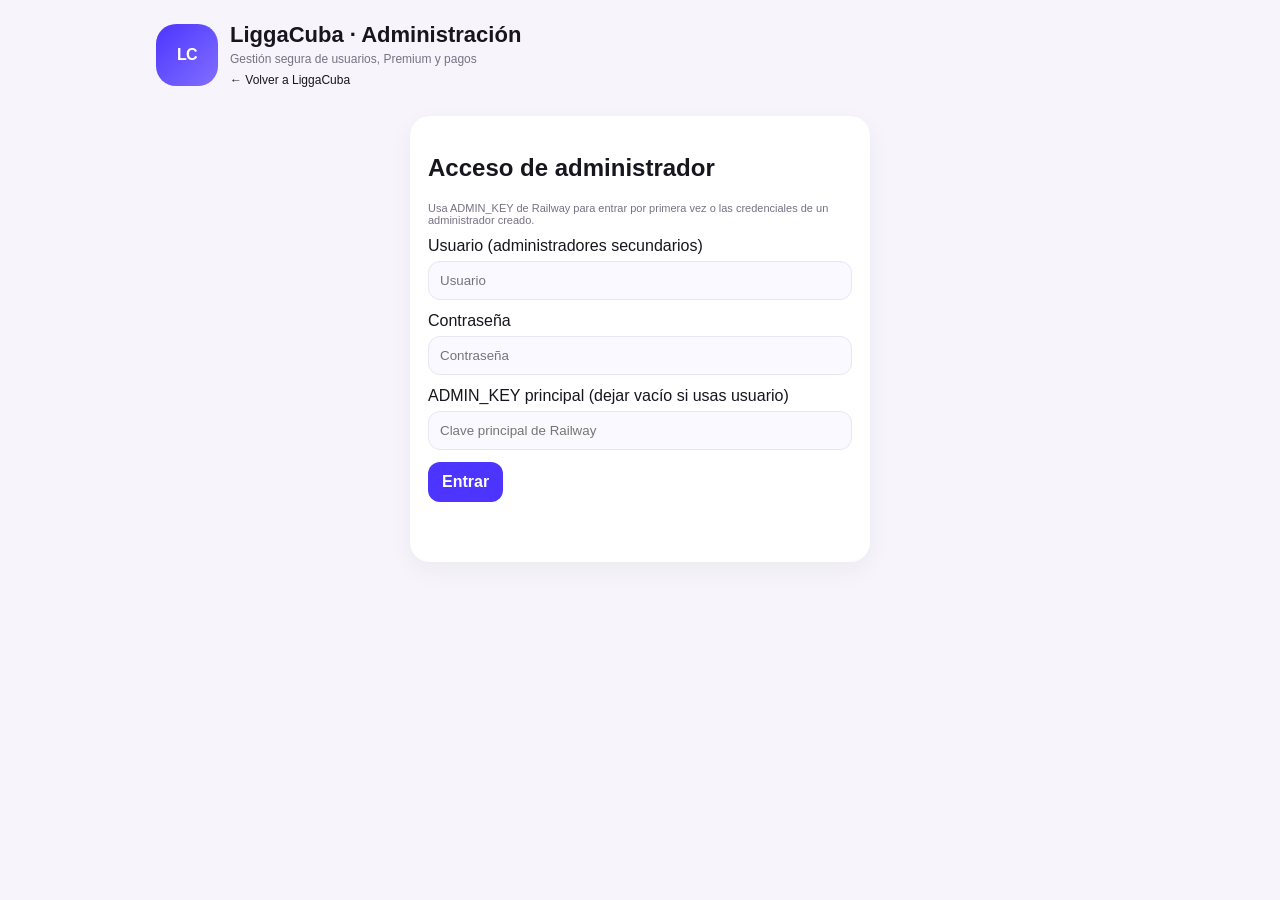
<file: admin.html>
<!doctype html><html lang="es"><head><meta charset="utf-8"><meta name="viewport" content="width=device-width,initial-scale=1,viewport-fit=cover"><meta name="theme-color" content="#f7f5fb"><title>Administración · LiggaCuba</title><link rel="stylesheet" href="/style.css"><style>
body{background:#f7f5fb}.admin-wrap{max-width:1000px;margin:auto;padding:22px 16px 50px}.admin-head{display:flex;align-items:center;gap:12px;margin-bottom:20px}.admin-head .brand-mark{margin:0;flex:none}.admin-head h1{font-size:22px;margin:0}.admin-head p{margin:4px 0;color:#777184;font-size:12px}.admin-login,.admin-panel,.admin-card{background:white;border-radius:20px;padding:18px;box-shadow:0 8px 25px #2820440d;margin:12px 0}.admin-login{max-width:460px;margin:28px auto}.admin-input{box-sizing:border-box;margin:6px 0 12px}.admin-btn{background:#4d35ff;color:white;padding:11px 14px;border-radius:12px;font-weight:800;border:0;cursor:pointer}.admin-btn.secondary{background:#f0edff;color:#4d35ff}.admin-btn.danger{background:#fff0f2;color:#b4233c}.admin-nav{display:flex;gap:8px;overflow:auto;margin:12px 0}.admin-nav button{white-space:nowrap;background:white;border:1px solid #e7e2f1;padding:10px 13px;border-radius:12px;font-weight:800}.admin-nav button.active{background:#4d35ff;color:white}.admin-grid{display:grid;grid-template-columns:repeat(auto-fit,minmax(140px,1fr));gap:10px}.admin-stat{background:#f8f7fc;border-radius:15px;padding:14px}.admin-stat b{font-size:23px;display:block}.admin-stat span{font-size:11px;color:#777184}.admin-stat.warn{background:#fff8e6}.admin-stat.warn b{color:#92570a}.admin-stat.good{background:#edfdf4}.admin-stat.good b{color:#166534}.admin-stat.bad{background:#fff0f2}.admin-stat.bad b{color:#b4233c}.admin-table{width:100%;border-collapse:collapse;font-size:12px}.admin-table th,.admin-table td{text-align:left;padding:10px 7px;border-bottom:1px solid #eeeaf5;vertical-align:top;overflow-wrap:anywhere}.admin-table-wrap{overflow:auto}.admin-row{padding:12px 0;border-bottom:1px solid #eeeaf5}.admin-row:last-child{border:0}.admin-small{font-size:11px;color:#777184}.admin-actions{display:flex;flex-wrap:wrap;gap:6px;margin-top:8px}.admin-actions .admin-btn{font-size:11px;padding:8px 10px}.hidden{display:none!important}.admin-error{color:#b4233c;font-size:12px;min-height:18px}@media(max-width:500px){.admin-wrap{padding:15px 12px}.admin-table{min-width:650px}}
</style></head><body><div class="admin-wrap"><header class="admin-head"><div class="brand-mark">LC</div><div><h1>LiggaCuba · Administración</h1><p>Gestión segura de usuarios, Premium y pagos</p><a href="/" style="font-size:12px">← Volver a LiggaCuba</a></div></header>
<section id="loginBox" class="admin-login"><h2>Acceso de administrador</h2><p class="admin-small">Usa ADMIN_KEY de Railway para entrar por primera vez o las credenciales de un administrador creado.</p><label>Usuario (administradores secundarios)</label><input id="loginUser" class="admin-input" autocomplete="username" placeholder="Usuario"><label>Contraseña</label><input id="loginPass" class="admin-input" type="password" autocomplete="current-password" placeholder="Contraseña"><label>ADMIN_KEY principal (dejar vacío si usas usuario)</label><input id="masterKey" class="admin-input" type="password" autocomplete="current-password" placeholder="Clave principal de Railway"><button id="loginBtn" class="admin-btn">Entrar</button><p id="loginError" class="admin-error"></p></section>
<section id="panel" class="hidden"><div style="display:flex;justify-content:space-between;align-items:center;gap:10px"><div><b id="whoami">Administrador</b><div class="admin-small">Las acciones importantes quedan registradas.</div></div><button id="logout" class="admin-btn secondary">Cerrar sesión</button></div><nav class="admin-nav"><button data-tab="dashboard" class="active">Dashboard</button><button data-tab="users">Usuarios / Premium</button><button data-tab="payments">Pagos</button><button data-tab="admins">Administradores</button><button data-tab="audit">Historial</button><button data-tab="ai-monitor">Monitor de IA</button><button data-tab="providers">Proveedores IA</button><button data-tab="dating">Citas</button><button data-tab="bot-chats">💬 Chats de Bots</button><button data-tab="ads">Anuncios</button><button data-tab="pricing">Precios</button><button data-tab="referrals">Referidos</button></nav><div id="content"></div></section></div>
<script>
const $=s=>document.querySelector(s), $$=s=>[...document.querySelectorAll(s)];let token=sessionStorage.getItem('lc_admin_token')||'';if(!token&&localStorage.getItem('lc_admin_token')){token=localStorage.getItem('lc_admin_token');sessionStorage.setItem('lc_admin_token',token)}localStorage.removeItem('lc_admin_token');let perms=[];const fmtCubaDate=v=>{if(!v)return '—';const d=new Date(v);return Number.isNaN(d.getTime())?String(v):new Intl.DateTimeFormat('es-CU',{timeZone:'America/Havana',dateStyle:'short',timeStyle:'medium'}).format(d)};const esc=s=>String(s??'').replace(/[&<>"']/g,c=>({'&':'&amp;','<':'&lt;','>':'&gt;','"':'&quot;',"'":'&#39;'}[c]));
async function api(path,opts={}){const headers={'Content-Type':'application/json',...(opts.headers||{})};if(token)headers.Authorization='Bearer '+token;const r=await fetch(path,{...opts,headers});const d=await r.json().catch(()=>({detail:'Respuesta inválida'}));if(!r.ok)throw Error(d.detail||'Error');return d}
async function login(){const err=$('#loginError');err.textContent='';try{const master=$('#masterKey').value.trim();const d=await api('/api/admin/login',{method:'POST',body:JSON.stringify({username:$('#loginUser').value.trim(),password:$('#loginPass').value,master_key:master})});token=d.token;perms=d.permissions||[];sessionStorage.setItem('lc_admin_token',token);syncAdminNav();$('#masterKey').value='';sessionStorage.removeItem('lc_master_key');$('#loginBox').classList.add('hidden');$('#panel').classList.remove('hidden');$('#whoami').textContent=d.is_owner?'Administrador principal':d.username;await showTab('dashboard')}catch(e){err.textContent=e.message}}
function can(p){return perms.includes(p)}
function syncAdminNav(){$$('.admin-nav button').forEach(b=>{const need={users:'users',payments:'payments',admins:'admins',audit:'audit',dashboard:'stats','ai-monitor':'ai_analytics',providers:'settings',dating:'dating','bot-chats':'dating',ads:'ads',pricing:'settings',referrals:'users'}[b.dataset.tab];b.classList.toggle('hidden',!!need&&!can(need))})}
async function showTab(tab){if(typeof window._bcTeardown==='function'){try{window._bcTeardown()}catch(e){}} $$('.admin-nav button').forEach(b=>b.classList.toggle('active',b.dataset.tab===tab));const c=$('#content');c.innerHTML='<div class="admin-card">Cargando…</div>';try{if(tab==='dashboard'){const d=await api('/api/admin/stats');
const sparkline=(data,color='#4d35ff')=>{if(!data||!data.length)return'<span class="admin-small">Sin datos aún</span>';const max=Math.max(...data.map(x=>x.count),1);const w=280,h=60,pad=4;const pts=data.map((x,i)=>`${pad+i*(w-pad*2)/(data.length-1||1)},${h-pad-(x.count/max)*(h-pad*2)}`).join(' ');const lastVal=data[data.length-1]?.count??0;const firstVal=data[0]?.count??0;const trend=lastVal>=firstVal?'↑':'↓';const trendColor=lastVal>=firstVal?'#22c55e':'#ef4444';return`<div style="position:relative"><svg viewBox="0 0 ${w} ${h}" style="width:100%;height:60px"><polyline points="${pts}" fill="none" stroke="${color}" stroke-width="2.5" stroke-linejoin="round" stroke-linecap="round"/><circle cx="${pad+(data.length-1)*(w-pad*2)/(data.length-1||1)}" cy="${h-pad-(lastVal/max)*(h-pad*2)}" r="4" fill="${color}"/></svg><div style="display:flex;justify-content:space-between;font-size:11px;color:#888;margin-top:2px"><span>${data[0]?.day?.slice(5)||''}</span><span style="color:${trendColor};font-weight:800">${trend} ${lastVal}</span><span>${data[data.length-1]?.day?.slice(5)||''}</span></div></div>`};
const convRate=d.conversion?.rate_pct??'—';const convLast7=d.conversion?.last_7d??0;const retRate=d.retention_7d?.rate_pct??'—';const retCohort=d.retention_7d?.cohort_size??0;
c.innerHTML=`<h2>Dashboard</h2>
<div class="admin-grid">
  <div class="admin-stat"><b>${esc(d.total_users)}</b><span>Usuarios registrados</span></div>
  <div class="admin-stat"><b>${esc(d.premium_users)}</b><span>Premium activo</span></div>
  <div class="admin-stat"><b>${esc(d.today_usage)}</b><span>Uso de hoy</span></div>
  <div class="admin-stat warn"><b>${esc(d.pending_payments)}</b><span>Pagos pendientes</span></div>
  <div class="admin-stat good"><b>${convRate}%</b><span>Conversión free→premium</span></div>
  <div class="admin-stat ${typeof retRate==='number'&&retRate>=30?'good':typeof retRate==='number'&&retRate<15?'bad':''}"><b>${retRate}%</b><span>Retención 7 días</span></div>
</div>
<div class="admin-card">
  <b>Nuevos usuarios — últimos 14 días</b>
  <p class="admin-small" style="margin:2px 0 8px">Conversiones últimos 7 días: <b style="color:#4d35ff">${convLast7}</b></p>
  ${sparkline(d.new_users_by_day,'#4d35ff')}
</div>
<div class="admin-card">
  <b>Actividad diaria — últimos 14 días</b>
  <p class="admin-small" style="margin:2px 0 8px">Análisis de IA realizados por día</p>
  ${sparkline(d.usage_by_day,'#22c55e')}
</div>
<div class="admin-card">
  <b>Conversión free → premium</b>
  <p class="admin-small">De ${esc(d.conversion?.eligible_users??0)} usuarios elegibles, <b>${esc(d.conversion?.ever_premium??0)}</b> han pagado alguna vez → <b style="color:#4d35ff">${convRate}%</b></p>
</div>
<div class="admin-card">
  <b>Retención a 7 días</b>
  <p class="admin-small">Cohorte (registrados hace 7-14 días): <b>${esc(retCohort)}</b> usuarios. Volvieron a usar en los últimos 7 días: <b>${esc(d.retention_7d?.retained??0)}</b> → <b style="color:${typeof retRate==='number'&&retRate>=30?'#22c55e':typeof retRate==='number'&&retRate<15?'#ef4444':'#f59e0b'}">${retRate}%</b>${retCohort<10?' <span style=\'color:#aaa;font-size:11px\'>(cohorte pequeña, poco significativo)</span>':''}</p>
</div>
${d.dating?`<div class="admin-card"><b>Citas</b><div class="admin-grid" style="margin-top:8px"><div class="admin-stat"><b>${esc(d.dating.active_profiles)}</b><span>Perfiles activos</span></div><div class="admin-stat"><b>${esc(d.dating.active_matches)}</b><span>Matches activos</span></div><div class="admin-stat warn"><b>${esc(d.dating.pending_photos)}</b><span>Fotos pendientes</span></div></div></div>`:''}
<div class="admin-card"><b>Consejo de seguridad</b><p class="admin-small">Verifica el ingreso real antes de aprobar una transferencia manualmente.</p></div>`}
else if(tab==='users'){const d=await api('/api/admin/users');c.innerHTML=`<h2>Usuarios y Premium</h2><input id="userSearch" class="admin-input" placeholder="Buscar por ID, nombre o username"><div id="userRows"></div>`;const draw=items=>$('#userRows').innerHTML=items.map(u=>`<div class="admin-row"><b>${esc(u.first_name||u.username||'Usuario')} · ${esc(u.user_id)}</b><div class="admin-small">@${esc(u.username||'—')} · Teléfono: ${esc(u.payment_phone||'—')}<br>Premium: ${u.premium?'Activo':'Inactivo'} · Vence: ${esc(fmtCubaDate(u.premium_until))}${u.banned?`<br><b style="color:#c0392b">BANEADO</b> desde ${esc(fmtCubaDate(u.banned_at))} · sus datos se borran 48 h después del baneo`:''}</div>${can('premium')?`<div class="admin-actions"><button class="admin-btn" data-prem="grant" data-uid="${esc(u.user_id)}">Activar 7 días</button><button class="admin-btn secondary" data-prem="extend" data-days="7" data-uid="${esc(u.user_id)}">Extender 7 días</button><button class="admin-btn secondary" data-prem="extend" data-days="365" data-uid="${esc(u.user_id)}">Extender 1 año</button><button class="admin-btn danger" data-prem="revoke" data-uid="${esc(u.user_id)}">Retirar Premium</button></div>`:''}${can('users')?`<div class="admin-actions">${u.banned?`<button class="admin-btn" data-ban="unban" data-uid="${esc(u.user_id)}">Desbanear</button>`:`<button class="admin-btn danger" data-ban="ban" data-uid="${esc(u.user_id)}">Banear</button>`}<button class="admin-btn danger" data-ban="delete" data-uid="${esc(u.user_id)}">Borrar usuario y datos</button></div>`:''}</div>`).join('')||'<p>Sin usuarios.</p>';draw(d.items);$('#userSearch').oninput=()=>draw(d.items.filter(u=>[u.user_id,u.username,u.first_name].some(v=>String(v||'').toLowerCase().includes($('#userSearch').value.toLowerCase()))));$$('[data-ban]').forEach(b=>b.onclick=async()=>{const uid=b.dataset.uid,act=b.dataset.ban,base=`/api/admin/users/${encodeURIComponent(uid)}`;try{if(act==='ban'){const reason=prompt('Motivo del baneo (opcional).\nEl usuario pierde el acceso ahora y, si no lo desbaneas en 48 horas, sus datos se borran.');if(reason===null)return;await api(base+'/ban',{method:'POST',body:JSON.stringify({reason})});alert('Usuario baneado')}else if(act==='unban'){if(!confirm(`¿Desbanear a ${uid}?`))return;await api(base+'/unban',{method:'POST'});alert('Usuario desbaneado')}else{if(!confirm(`¿Borrar a ${uid} y TODOS sus datos (perfil de Citas, fotos, historial, anuncio)? Esto no se puede deshacer.`))return;await api(base,{method:'DELETE'});alert('Usuario borrado')}await showTab('users')}catch(e){alert(e.message)}});$$('[data-prem]').forEach(b=>b.onclick=async()=>{if(!confirm(`¿Confirmas ${b.dataset.prem} Premium para ${b.dataset.uid}?`))return;try{await api('/api/admin/premium',{method:'POST',body:JSON.stringify({user_id:b.dataset.uid,action:b.dataset.prem,days:Number(b.dataset.days||7)})});alert('Premium actualizado');await showTab('users')}catch(e){alert(e.message)}})}
else if(tab==='payments'){const d=await api('/api/admin/payments');c.innerHTML=`<h2>Pagos recientes</h2><div class="admin-table-wrap"><table class="admin-table"><thead><tr><th>Operación</th><th>Usuario</th><th>Método</th><th>Importe</th><th>Estado</th><th>Comprobante / archivo</th><th>Fecha</th><th>Acción</th></tr></thead><tbody>${d.items.map(p=>`<tr><td>${esc(p.operation_id)}</td><td>${esc(p.user_id)}</td><td>${esc(p.payment_method||'—')}</td><td>${esc(p.amount)}</td><td>${esc(p.status)}</td><td>${p.archive_status==='sent'?`Archivado · chat ${esc(p.archive_chat_id||'—')} · mensaje ${esc(p.archive_message_id||'—')}`:p.archive_status==='queued'||p.archive_status==='retrying'?`Pendiente de archivo · intentos ${esc(p.archive_attempts||0)}${p.archive_last_error?`<br>Error: ${esc(p.archive_last_error)}`:''}`:`${p.proof_text?'Texto disponible':''}${p.has_proof_image?' · Imagen disponible':''}${!p.proof_text&&!p.has_proof_image?'Sin copia local':''}`}${p.proof_text||p.has_proof_image?`<br><button class="admin-btn secondary" data-proof="${esc(p.operation_id)}">Ver comprobante</button>`:''}</td><td>${esc(fmtCubaDate(p.created_at))}</td><td>${can('payments')&&['pending','proof_submitted'].includes(p.status)?`<button class="admin-btn" data-verify="${esc(p.operation_id)}">Verificar</button><button class="admin-btn danger" data-reject="${esc(p.operation_id)}">Rechazar</button>`:'—'}</td></tr>`).join('')}</tbody></table></div><p class="admin-small">Verificar un pago concede el Premium del plan asociado. Confirma primero que el dinero fue recibido.</p>`;$$('[data-verify]').forEach(b=>b.onclick=async()=>{if(!confirm('¿Confirmaste el ingreso real del dinero y deseas activar Premium?'))return;try{await api('/api/admin/payments/verify',{method:'POST',body:JSON.stringify({operation_id:b.dataset.verify,user_id:''})});alert('Pago verificado');showTab('payments')}catch(e){alert(e.message)}});$$('[data-reject]').forEach(b=>b.onclick=async()=>{const reason=prompt('Motivo del rechazo (opcional):')??null;if(reason===null)return;try{await api('/api/admin/payments/reject',{method:'POST',body:JSON.stringify({operation_id:b.dataset.reject,action:'reject',reason})});showTab('payments')}catch(e){alert(e.message)}});$$('[data-proof]').forEach(b=>b.onclick=async()=>{try{const proof=await api('/api/admin/payments/'+encodeURIComponent(b.dataset.proof)+'/proof');const modal=document.createElement('div');modal.style.cssText='position:fixed;inset:0;background:rgba(0,0,0,.65);z-index:9999;display:flex;align-items:center;justify-content:center;padding:16px';const body=document.createElement('div');body.style.cssText='background:#fff;color:#222;border-radius:16px;padding:18px;max-width:700px;width:100%;max-height:90vh;overflow:auto';const close=document.createElement('button');close.className='admin-btn secondary';close.textContent='Cerrar';close.onclick=()=>modal.remove();body.appendChild(close);if(proof.proof_text){const text=document.createElement('pre');text.style.cssText='white-space:pre-wrap;overflow-wrap:anywhere;margin:14px 0';text.textContent=proof.proof_text;body.appendChild(text)}if(proof.proof_image){const img=document.createElement('img');img.src=proof.proof_image;img.alt='Comprobante de pago';img.style.cssText='max-width:100%;height:auto;border-radius:10px';body.appendChild(img)}modal.appendChild(body);modal.onclick=e=>{if(e.target===modal)modal.remove()};document.body.appendChild(modal)}catch(e){alert(e.message||'No se pudo cargar el comprobante')}})}
else if(tab==='admins'){if(!can('admins')){c.innerHTML='<div class="admin-card">No tienes permiso para administrar cuentas.</div>';return}const d=await api('/api/admin/admins');c.innerHTML=`<h2>Administradores</h2><div class="admin-card"><h3>Crear administrador</h3><label>Usuario</label><input id="newUser" class="admin-input" placeholder="usuario"><label>Contraseña (mínimo 10 caracteres)</label><input id="newPass" class="admin-input" type="password"><p><label><input type="checkbox" value="users" class="perm" checked> Usuarios</label> <label><input type="checkbox" value="premium" class="perm" checked> Premium</label> <label><input type="checkbox" value="payments" class="perm"> Pagos</label> <label><input type="checkbox" value="stats" class="perm"> Estadísticas</label> <label><input type="checkbox" value="audit" class="perm"> Historial</label> <label><input type="checkbox" value="ai_analytics" class="perm"> Monitor de IA</label> <label><input type="checkbox" value="dating" class="perm"> Citas (moderación)</label> <label><input type="checkbox" value="ads" class="perm"> Anuncios</label></p><button id="createAdmin" class="admin-btn">Crear administrador</button></div><h3>Administradores existentes</h3>${d.items.map(a=>`<div class="admin-row"><b>${esc(a.username)}</b><div class="admin-small">Permisos: ${esc(a.permissions.join(', '))} · ${a.is_active?'Activo':'Desactivado'}</div>${a.is_active?`<button class="admin-btn danger" data-disable="${esc(a.username)}">Desactivar</button>`:''}</div>`).join('')}`;$('#createAdmin').onclick=async()=>{try{const permissions=$$('.perm:checked').map(x=>x.value);await api('/api/admin/admins',{method:'POST',body:JSON.stringify({username:$('#newUser').value,password:$('#newPass').value,permissions})});alert('Administrador creado');showTab('admins')}catch(e){alert(e.message)}};$$('[data-disable]').forEach(b=>b.onclick=async()=>{if(!confirm('¿Desactivar este administrador?'))return;try{await api('/api/admin/admins/status',{method:'POST',body:JSON.stringify({username:b.dataset.disable,is_active:false})});showTab('admins')}catch(e){alert(e.message)}})}
else if(tab==='dating'){
if(!can('dating')){c.innerHTML='<div class="admin-card">No tienes permiso para moderar Citas.</div>';return}
// ── Estado sub-sección ───────────────────────────────────────────────────────
let _dtSubTab='moderation';
const PROVINCES_LIST=['Pinar del Río','Artemisa','La Habana','Mayabeque','Matanzas','Cienfuegos','Villa Clara','Sancti Spíritus','Ciego de Ávila','Camagüey','Las Tunas','Holguín','Granma','Santiago de Cuba','Guantánamo','Isla de la Juventud','Fuera de Cuba'];
const GENDERS_LIST=['hombre','mujer','otro'];
const LOOKING_LIST=['hombres','mujeres','todos'];
function _dtRenderShell(){
  const d2=document.getElementById('dt-subnav-wrap');
  if(d2)return;
  c.innerHTML=`
<style>
.dt-subnav{display:flex;gap:8px;margin:10px 0 18px;flex-wrap:wrap}
.dt-subnav button{background:#f0edff;color:#4d35ff;border:none;padding:9px 14px;border-radius:12px;font-weight:800;cursor:pointer;font-size:13px}
.dt-subnav button.active{background:#4d35ff;color:white}
.bot-card{background:#faf9ff;border:1px solid #e7e2f1;border-radius:16px;padding:14px;margin-bottom:10px}
.bot-card-header{display:flex;justify-content:space-between;align-items:flex-start;gap:8px}
.bot-status-badge{font-size:11px;font-weight:700;padding:3px 9px;border-radius:999px}
.bot-status-badge.active{background:#edfdf4;color:#166534}
.bot-status-badge.inactive{background:#fff8e6;color:#92570a}
.bot-status-badge.suspended{background:#fff0f2;color:#b4233c}
.bot-photos-row{display:flex;gap:8px;flex-wrap:wrap;margin:10px 0 6px}
.bot-photo-thumb{position:relative;width:72px;height:88px;border-radius:10px;overflow:hidden;border:1px solid #ddd;flex:none}
.bot-photo-thumb img{width:100%;height:100%;object-fit:cover}
.bot-photo-thumb .del-ph{position:absolute;top:3px;right:3px;background:rgba(180,35,60,.85);color:#fff;border:none;border-radius:50%;width:20px;height:20px;font-size:13px;cursor:pointer;display:flex;align-items:center;justify-content:center;line-height:1}
.bot-form{display:grid;grid-template-columns:1fr 1fr;gap:10px 14px}
@media(max-width:600px){.bot-form{grid-template-columns:1fr}}
.bot-form label{font-size:12px;font-weight:700;color:#555;display:block;margin-bottom:3px}
.bot-form input,.bot-form select,.bot-form textarea{width:100%;box-sizing:border-box;padding:8px 10px;border:1px solid #d9d4f0;border-radius:10px;font-size:13px;background:#fff}
.bot-form textarea{min-height:60px;resize:vertical}
.bot-form .full{grid-column:1/-1}
.interests-tags{display:flex;flex-wrap:wrap;gap:6px;margin-top:4px}
.itag{background:#ede9fe;color:#4d35ff;font-size:12px;padding:3px 10px;border-radius:999px;cursor:pointer;user-select:none}
.itag.sel{background:#4d35ff;color:#fff}
</style>
<h2>Citas</h2>
<div class="dt-subnav" id="dt-subnav-wrap">
  <button data-dtsub="moderation" class="active">📋 Moderación</button>
  <button data-dtsub="bots">🤖 Gestión de Bots</button>
</div>
<div id="dt-content"></div>`;
  document.querySelectorAll('[data-dtsub]').forEach(btn=>btn.onclick=()=>{
    _dtSubTab=btn.dataset.dtsub;
    document.querySelectorAll('[data-dtsub]').forEach(b=>b.classList.toggle('active',b.dataset.dtsub===_dtSubTab));
    _dtLoadSub();
  });
}
_dtRenderShell();
async function _dtLoadSub(){
  const dc=document.getElementById('dt-content');
  if(!dc)return;
  dc.innerHTML='<div class="admin-card">Cargando…</div>';
  if(_dtSubTab==='moderation'){await _dtLoadModeration(dc)}
  else{await _dtLoadBots(dc)}
}

// ── Sub-sección: Moderación (código original) ─────────────────────────────
async function _dtLoadModeration(dc){
  const d=await api('/api/admin/dating/overview');
  const s=d.stats;
  dc.innerHTML=`<div class="admin-grid">${[['Perfiles',s.profiles],['Activos',s.active_profiles],['Fotos por revisar',s.pending_photos],['Reportes abiertos',s.open_reports],['Matches',s.matches],['Bots',s.bots??'—'],['Bots activos',s.active_bots??'—']].map(x=>`<div class="admin-stat"><b>${esc(x[1])}</b><span>${x[0]}</span></div>`).join('')}</div><h3>Fotos pendientes</h3>${d.photos.length?d.photos.map(p=>`<div class="admin-card"><img src="${esc(p.url)}" alt="" style="max-width:220px;max-height:280px;border-radius:12px;display:block;margin-bottom:8px"><div class="admin-small">${esc(p.display_name)} · usuario ${esc(p.user_id)} · ${fmtCubaDate(p.created_at)}</div><button class="admin-btn" data-photo="${esc(p.id)}" data-act="approve">Aprobar</button> <button class="admin-btn secondary" data-photo="${esc(p.id)}" data-act="reject">Rechazar</button></div>`).join(''):'<div class="admin-card">No hay fotos pendientes.</div>'}<h3>Reportes abiertos</h3>${d.reports.length?d.reports.map(r=>`<div class="admin-card"><b>${esc(r.display_name||'Perfil eliminado')}</b> <span class="admin-small">(${esc(r.profile_status||'—')})</span><div class="admin-small">Motivo: ${esc(r.reason)} · reportó ${esc(r.reporter_id)} · ${fmtCubaDate(r.created_at)}</div>${r.details?`<p>${esc(r.details)}</p>`:''}<button class="admin-btn" data-report="${esc(r.id)}" data-act="suspend">Suspender perfil</button> <button class="admin-btn secondary" data-report="${esc(r.id)}" data-act="dismiss">Descartar</button></div>`).join(''):'<div class="admin-card">No hay reportes abiertos.</div>'}`;
  dc.querySelectorAll('[data-photo]').forEach(b=>b.onclick=async()=>{let reason='';if(b.dataset.act==='reject'){reason=prompt('Motivo del rechazo (se muestra al usuario):','Foto no permitida')||'';if(!reason)return}try{await api('/api/admin/dating/photos/'+encodeURIComponent(b.dataset.photo)+'/review',{method:'POST',body:JSON.stringify({action:b.dataset.act,reason})});_dtLoadSub()}catch(e){alert(e.message)}});
  dc.querySelectorAll('[data-report]').forEach(b=>b.onclick=async()=>{if(b.dataset.act==='suspend'&&!confirm('¿Suspender este perfil de Citas?'))return;try{await api('/api/admin/dating/reports/'+encodeURIComponent(b.dataset.report)+'/resolve',{method:'POST',body:JSON.stringify({action:b.dataset.act})});_dtLoadSub()}catch(e){alert(e.message)}});
}

// ── Sub-sección: Gestión de Bots ──────────────────────────────────────────
let _dtEditingBot=null; // null=crear, string=user_id del bot a editar
const INTEREST_OPTS=['música','deportes','viajes','cocina','cine','lectura','baile','fotografía','arte','gaming','tecnología','naturaleza','moda','fitness','animales'];

function _dtBotFormHTML(bot){
  const v=(f,def='')=>bot?esc(bot[f]??def):def;
  const ints=bot?JSON.parse(bot.interests||'[]'):[];
  const sel=(f,opts,def='')=>`<select name="${f}">${opts.map(o=>`<option value="${esc(o)}"${(bot?bot[f]:def)===o?' selected':''}>${esc(o)}</option>`).join('')}</select>`;
  const intTags=INTEREST_OPTS.map(i=>`<span class="itag${ints.includes(i)?' sel':''}" data-int="${esc(i)}">${esc(i)}</span>`).join('');
  return `<div class="bot-form" id="bot-form-fields">
  <div><label>Nombre / display_name *</label><input name="display_name" value="${v('display_name')}" placeholder="Ej: Sofía García" required></div>
  <div><label>Fecha nacimiento * (YYYY-MM-DD)</label><input name="birth_date" value="${v('birth_date')}" placeholder="1995-06-15" required></div>
  <div><label>Género *</label>${sel('gender',GENDERS_LIST,'mujer')}</div>
  <div><label>Busca *</label>${sel('looking_for',LOOKING_LIST,'hombres')}</div>
  <div><label>Provincia *</label><select name="province">${PROVINCES_LIST.map(p=>`<option value="${esc(p)}"${v('province')===p?' selected':''}>${esc(p)}</option>`).join('')}</select></div>
  <div><label>Municipio</label><input name="municipality" value="${v('municipality')}" placeholder="Opcional"></div>
  <div class="full"><label>Biografía corta</label><textarea name="bio" placeholder="Descripción del perfil (máx. 500 caracteres)">${v('bio')}</textarea></div>
  <div><label>Edad mínima buscada</label><input type="number" name="min_age" value="${v('min_age','18')}" min="18" max="99"></div>
  <div><label>Edad máxima buscada</label><input type="number" name="max_age" value="${v('max_age','99')}" min="18" max="99"></div>
  <div><label>WhatsApp</label><input name="whatsapp" value="${v('whatsapp')}" placeholder="+5355123456"></div>
  <div><label>Estado</label><select name="status"><option value="active"${v('status','active')==='active'?' selected':''}>Activo</option><option value="inactive"${v('status')==='inactive'?' selected':''}>Inactivo</option><option value="suspended"${v('status')==='suspended'?' selected':''}>Suspendido</option></select></div>
  <div class="full"><label>Notas internas (solo admin)</label><input name="bot_notes" value="${v('bot_notes')}" placeholder="Notas que solo ve el administrador"></div>
  <div class="full"><label>Intereses (haz clic para seleccionar)</label><div class="interests-tags" id="interests-tags-wrap">${intTags}</div><input type="hidden" name="interests_json" id="interests-json-hidden" value="${esc(JSON.stringify(ints))}"></div>
</div>`;
}

function _dtCollectForm(){
  const form=document.getElementById('bot-form-fields');
  if(!form)return null;
  const g=n=>form.querySelector(`[name="${n}"]`)?.value?.trim()||'';
  const interests=JSON.parse(document.getElementById('interests-json-hidden')?.value||'[]');
  return{display_name:g('display_name'),birth_date:g('birth_date'),gender:g('gender'),looking_for:g('looking_for'),province:g('province'),municipality:g('municipality'),bio:g('bio'),min_age:parseInt(g('min_age')||'18'),max_age:parseInt(g('max_age')||'99'),whatsapp:g('whatsapp'),status:g('status'),bot_notes:g('bot_notes'),interests,visible:true};
}

async function _dtLoadBots(dc){
  const data=await api('/api/admin/dating/bots?limit=200');
  const bots=data.bots||[];
  let html=`<div style="display:flex;justify-content:space-between;align-items:center;margin-bottom:12px"><h3 style="margin:0">🤖 Gestión de Bots de Citas</h3><button class="admin-btn" id="btn-new-bot">＋ Crear bot</button></div><div id="bot-form-wrap"></div><div id="bot-list-wrap">`;
  if(!bots.length){html+='<div class="admin-card" style="color:#888">No hay bots de citas. Crea el primero con el botón de arriba.</div>'}
  else{bots.forEach(bot=>{
    const badge=`<span class="bot-status-badge ${esc(bot.status||'active')}">${esc(bot.status||'active')}</span>`;
    const ints=JSON.parse(bot.interests||'[]').join(', ')||'—';
    html+=`<div class="bot-card" id="bc-${esc(bot.user_id)}">
      <div class="bot-card-header"><div><b>${esc(bot.display_name)}</b> ${badge}<div class="admin-small" style="margin-top:3px">${esc(bot.gender)} · ${esc(bot.province)} · ${esc(bot.birth_date)} · busca: ${esc(bot.looking_for)}</div>${bot.bio?`<div class="admin-small" style="margin-top:2px;color:#555">${esc(bot.bio)}</div>`:''}<div class="admin-small" style="margin-top:2px">Intereses: ${esc(ints)}</div>${bot.bot_notes?`<div class="admin-small" style="color:#a37c00;margin-top:2px">📌 ${esc(bot.bot_notes)}</div>`:''}</div><div class="admin-actions" style="flex-direction:column;align-items:flex-end"><button class="admin-btn secondary" data-bot-edit="${esc(bot.user_id)}">✏️ Editar</button><button class="admin-btn secondary" data-bot-toggle="${esc(bot.user_id)}" data-bot-status="${esc(bot.status||'active')}">${(bot.status==='active')?'⏸ Desactivar':'▶ Activar'}</button><button class="admin-btn danger" data-bot-del="${esc(bot.user_id)}" data-bot-name="${esc(bot.display_name)}">🗑 Eliminar</button></div></div>
      <div class="bot-photos-row" id="bph-${esc(bot.user_id)}"><span class="admin-small" style="align-self:center;color:#aaa">Cargando fotos…</span></div>
      <div style="display:flex;gap:8px;align-items:center;flex-wrap:wrap"><label class="admin-btn secondary" style="cursor:pointer;font-size:11px">📷 Agregar foto<input type="file" accept="image/jpeg,image/png,image/webp" style="display:none" data-bot-upload="${esc(bot.user_id)}"></label><span class="admin-small" style="color:#888">JPG/PNG/WEBP · máx. 8 MB · se aprueba automáticamente</span></div>
    </div>`;
  })}
  html+='</div>';
  dc.innerHTML=html;
  // Cargar fotos de cada bot
  bots.forEach(bot=>{_dtLoadBotPhotos(bot.user_id)});
  // Botón nuevo bot
  document.getElementById('btn-new-bot').onclick=()=>{_dtShowBotForm(null)};
  // Acciones de cada bot
  dc.querySelectorAll('[data-bot-edit]').forEach(b=>b.onclick=async()=>{
    const botData=bots.find(x=>x.user_id===b.dataset.botEdit);
    _dtShowBotForm(botData);
  });
  dc.querySelectorAll('[data-bot-toggle]').forEach(b=>b.onclick=async()=>{
    const uid=b.dataset.botToggle;
    const cur=b.dataset.botStatus;
    const next=cur==='active'?'inactive':'active';
    if(!confirm(`¿${next==='active'?'Activar':'Desactivar'} el bot?`))return;
    try{await api('/api/admin/dating/bots/'+encodeURIComponent(uid),{method:'PUT',body:JSON.stringify({status:next})});_dtLoadSub()}catch(e){alert(e.message)}
  });
  dc.querySelectorAll('[data-bot-del]').forEach(b=>b.onclick=async()=>{
    if(!confirm(`¿Eliminar al bot "${b.dataset.botName}" y TODOS sus datos (matches, mensajes, fotos)? Esto no se puede deshacer.`))return;
    try{await api('/api/admin/dating/bots/'+encodeURIComponent(b.dataset.botDel),{method:'DELETE'});_dtLoadSub()}catch(e){alert(e.message)}
  });
  dc.querySelectorAll('[data-bot-upload]').forEach(input=>input.onchange=async()=>{
    const file=input.files?.[0];if(!file)return;
    const uid=input.dataset.botUpload;
    if(file.size>8*1024*1024){alert('La foto supera los 8 MB.');input.value='';return}
    const reader=new FileReader();
    reader.onload=async()=>{
      try{
        await api('/api/admin/dating/bots/'+encodeURIComponent(uid)+'/photos',{method:'POST',body:JSON.stringify({image:reader.result})});
        _dtLoadBotPhotos(uid);
      }catch(e){alert('Error subiendo foto: '+e.message)}
      input.value='';
    };
    reader.readAsDataURL(file);
  });
}

async function _dtLoadBotPhotos(uid){
  const wrap=document.getElementById('bph-'+uid);
  if(!wrap)return;
  try{
    const data=await api('/api/admin/dating/bots/'+encodeURIComponent(uid)+'/photos');
    const photos=data.photos||[];
    if(!photos.length){wrap.innerHTML='<span class="admin-small" style="align-self:center;color:#aaa">Sin fotos aún</span>';return}
    wrap.innerHTML=photos.map(ph=>`<div class="bot-photo-thumb"><img src="${esc(ph.url)}" alt=""><button class="del-ph" title="Eliminar foto" data-del-ph="${esc(ph.id)}" data-del-uid="${esc(uid)}">×</button></div>`).join('');
    wrap.querySelectorAll('[data-del-ph]').forEach(btn=>btn.onclick=async()=>{
      if(!confirm('¿Eliminar esta foto del bot?'))return;
      try{await api('/api/admin/dating/bots/'+encodeURIComponent(btn.dataset.delUid)+'/photos/'+encodeURIComponent(btn.dataset.delPh),{method:'DELETE'});_dtLoadBotPhotos(btn.dataset.delUid)}catch(e){alert(e.message)}
    });
  }catch(e){wrap.innerHTML='<span class="admin-small" style="color:#c00">Error cargando fotos</span>'}
}

function _dtShowBotForm(bot){
  _dtEditingBot=bot?bot.user_id:null;
  const wrap=document.getElementById('bot-form-wrap');
  if(!wrap)return;
  const title=bot?`✏️ Editar bot: ${esc(bot.display_name)}`:'＋ Crear nuevo bot de citas';
  wrap.innerHTML=`<div class="admin-card" style="border:2px solid #4d35ff22;margin-bottom:14px"><h3 style="margin-top:0">${title}</h3>${_dtBotFormHTML(bot)}<div style="display:flex;gap:8px;margin-top:14px;flex-wrap:wrap"><button class="admin-btn" id="btn-bot-save">${bot?'💾 Guardar cambios':'🚀 Crear bot'}</button><button class="admin-btn secondary" id="btn-bot-cancel">Cancelar</button></div><p id="bot-form-err" class="admin-error"></p></div>`;
  // Intereses tags
  wrap.querySelectorAll('.itag').forEach(tag=>tag.onclick=()=>{
    tag.classList.toggle('sel');
    const sel=[...wrap.querySelectorAll('.itag.sel')].map(t=>t.dataset.int);
    document.getElementById('interests-json-hidden').value=JSON.stringify(sel);
  });
  document.getElementById('btn-bot-cancel').onclick=()=>{wrap.innerHTML='';_dtEditingBot=null};
  document.getElementById('btn-bot-save').onclick=async()=>{
    const data=_dtCollectForm();
    if(!data){return}
    if(!data.display_name||!data.birth_date||!data.gender||!data.looking_for||!data.province){
      document.getElementById('bot-form-err').textContent='Completa los campos obligatorios (*).';return
    }
    try{
      if(_dtEditingBot){
        await api('/api/admin/dating/bots/'+encodeURIComponent(_dtEditingBot),{method:'PUT',body:JSON.stringify(data)});
        alert('Bot actualizado correctamente.');
      }else{
        const res=await api('/api/admin/dating/bots',{method:'POST',body:JSON.stringify(data)});
        alert('Bot creado: '+res.display_name+' ('+res.user_id+')');
      }
      wrap.innerHTML='';_dtEditingBot=null;_dtLoadSub();
    }catch(e){document.getElementById('bot-form-err').textContent=e.message}
  };
  wrap.scrollIntoView({behavior:'smooth',block:'nearest'});
}

_dtLoadSub();
}
else if(tab==='bot-chats'){
if(!can('dating')){c.innerHTML='<div class="admin-card">No tienes permiso para ver los chats de bots.</div>';return}
// ── Estado ──────────────────────────────────────────────────────────
let _bcConvs=[],_bcSelMatch=null,_bcSelConv=null,_bcLastId=0,_bcPoll=null,_bcSending=false,_bcMobileView='list';
function _bcEsc(s){return String(s??'').replace(/&/g,'&amp;').replace(/</g,'&lt;').replace(/>/g,'&gt;')}
function _bcTime(iso){if(!iso)return'';const d=new Date(iso.endsWith('Z')?iso:iso+'Z');return d.toLocaleTimeString('es-CU',{hour:'2-digit',minute:'2-digit',timeZone:'America/Havana'})}
function _bcDateTime(iso){if(!iso)return'';const d=new Date(iso.endsWith('Z')?iso:iso+'Z');return d.toLocaleString('es-CU',{day:'2-digit',month:'short',hour:'2-digit',minute:'2-digit',timeZone:'America/Havana'})}
function _bcDateRel(iso){
  if(!iso)return'';
  const d=new Date(iso.endsWith('Z')?iso:iso+'Z'),now=new Date();
  const diff=Math.floor((now-d)/1000);
  if(diff<60)return'ahora';if(diff<3600)return Math.floor(diff/60)+'m';
  if(diff<86400)return Math.floor(diff/3600)+'h';
  if(diff<604800)return Math.floor(diff/86400)+'d';
  return d.toLocaleDateString('es-CU',{day:'2-digit',month:'short',timeZone:'America/Havana'});
}
// ── HTML base ────────────────────────────────────────────────────────
c.innerHTML=`
<style>
/* ── Layout principal ── */
#bc-root{display:flex;flex-direction:column;gap:0;height:calc(100vh - 160px);min-height:420px}
#bc-toolbar{display:flex;gap:8px;align-items:center;flex-wrap:wrap;padding-bottom:12px;border-bottom:1px solid #eeeaf5;margin-bottom:0}
#bc-main{display:flex;gap:0;flex:1;overflow:hidden;border:1px solid #e2ddf5;border-radius:14px;background:#fff;min-height:0}
/* ── Lista de conversaciones ── */
#bc-list-pane{width:300px;min-width:240px;display:flex;flex-direction:column;border-right:1px solid #e2ddf5;background:#faf9fd;flex-shrink:0}
#bc-list-search{padding:10px 10px 6px;border-bottom:1px solid #eee}
#bc-list-search input{width:100%;box-sizing:border-box;padding:7px 10px;border:1px solid #d9d4f0;border-radius:8px;font-size:13px;outline:none}
#bc-list-search input:focus{border-color:#818cf8;box-shadow:0 0 0 2px #e0e7ff}
#bc-list-scroll{flex:1;overflow-y:auto;padding:6px}
/* ── Cards de conversación ── */
.bc-conv-card{padding:10px 12px;border-radius:10px;cursor:pointer;border:1px solid transparent;margin-bottom:4px;transition:all .15s;position:relative}
.bc-conv-card:hover{background:#eef2ff;border-color:#c7d2fe}
.bc-conv-card.active{background:#e0e7ff;border-color:#818cf8;box-shadow:0 0 0 1px #818cf8}
.bc-conv-card .bc-names{font-size:13px;font-weight:700;color:#1e1b4b;display:flex;align-items:center;gap:5px;margin-bottom:2px}
.bc-conv-card .bc-preview{font-size:12px;color:#6b7280;white-space:nowrap;overflow:hidden;text-overflow:ellipsis;max-width:200px;padding-right:36px}
.bc-conv-card .bc-ts{font-size:11px;color:#9ca3af;position:absolute;top:10px;right:10px}
.bc-conv-card .bc-badge{position:absolute;bottom:10px;right:10px;background:#ef4444;color:#fff;font-size:10px;font-weight:800;border-radius:999px;padding:1px 6px;min-width:18px;text-align:center}
.bc-conv-card .bc-status-dot{width:7px;height:7px;border-radius:50%;flex-shrink:0;display:inline-block}
.bc-conv-card .bc-status-dot.active{background:#22c55e}.bc-conv-card .bc-status-dot.closed{background:#9ca3af}
/* ── Panel de chat ── */
#bc-chat-pane{flex:1;display:flex;flex-direction:column;min-width:0;overflow:hidden}
#bc-chat-header{padding:12px 16px;border-bottom:1px solid #eee;background:#faf9fd;display:flex;align-items:center;gap:10px;min-height:52px;flex-shrink:0}
#bc-chat-header .bc-hdr-back{display:none;background:none;border:none;font-size:20px;cursor:pointer;padding:0 4px;color:#4d35ff}
#bc-chat-info{flex:1;min-width:0}
#bc-chat-info .bc-hdr-title{font-size:14px;font-weight:700;color:#1e1b4b;white-space:nowrap;overflow:hidden;text-overflow:ellipsis}
#bc-chat-info .bc-hdr-sub{font-size:11px;color:#9ca3af;margin-top:1px}
#bc-chat-status{display:flex;gap:6px;align-items:center;flex-shrink:0}
#bc-msgs{flex:1;overflow-y:auto;padding:14px 16px;display:flex;flex-direction:column;gap:4px;background:#f9f8fd;scroll-behavior:smooth}
/* ── Mensajes ── */
.bc-msg{display:flex;margin-bottom:1px}
.bc-msg.from-bot{justify-content:flex-end}
.bc-msg.from-user{justify-content:flex-start}
.bc-msg.from-system{justify-content:center;margin:6px 0}
.bc-bubble{max-width:72%;padding:9px 13px;border-radius:16px;font-size:14px;line-height:1.5;word-break:break-word;white-space:pre-wrap;position:relative}
.from-bot .bc-bubble{background:#4d35ff;color:#fff;border-bottom-right-radius:4px;box-shadow:0 2px 8px #4d35ff22}
.from-user .bc-bubble{background:#fff;color:#111;border-bottom-left-radius:4px;border:1px solid #e5e7eb;box-shadow:0 1px 3px #0001}
.from-system .bc-bubble{background:none;color:#9ca3af;font-size:11px;font-style:italic;text-align:center;padding:2px 8px;max-width:100%}
.bc-meta{font-size:10px;color:rgba(255,255,255,.55);margin-top:4px;display:block;text-align:right}
.from-user .bc-meta{color:#d1d5db}
.from-system .bc-meta{display:none}
/* ── Día separador ── */
.bc-day-sep{text-align:center;font-size:11px;color:#9ca3af;margin:10px 0 6px;position:relative}
.bc-day-sep span{background:#f9f8fd;padding:0 10px;position:relative;z-index:1}
.bc-day-sep::before{content:'';position:absolute;top:50%;left:0;right:0;height:1px;background:#e5e7eb}
/* ── Formulario ── */
#bc-form{padding:10px 12px;border-top:1px solid #eee;background:#fff;display:flex;gap:8px;align-items:flex-end;flex-shrink:0}
#bc-body{flex:1;resize:none;padding:9px 12px;border:1.5px solid #d9d4f0;border-radius:10px;font-size:14px;font-family:inherit;line-height:1.4;outline:none;transition:border-color .15s;min-height:40px;max-height:120px;overflow-y:auto}
#bc-body:focus{border-color:#818cf8;box-shadow:0 0 0 3px #e0e7ff}
#bc-body:disabled{background:#f3f4f6;color:#9ca3af}
#bc-send{flex-shrink:0;padding:10px 16px;white-space:nowrap;border-radius:10px;font-size:13px}
/* ── Estado vacío / carga ── */
.bc-empty{display:flex;flex-direction:column;align-items:center;justify-content:center;height:100%;color:#9ca3af;text-align:center;padding:24px;gap:10px}
.bc-empty-icon{font-size:40px;opacity:.35}
.bc-empty h3{margin:0;font-size:15px;color:#6b7280;font-weight:600}
.bc-empty p{margin:0;font-size:13px;line-height:1.5}
/* ── Indicador de polling ── */
#bc-live-dot{width:7px;height:7px;border-radius:50%;background:#22c55e;display:inline-block;animation:bc-pulse 2s infinite}
@keyframes bc-pulse{0%,100%{opacity:1}50%{opacity:.3}}
/* ── Píldora de estado ── */
.bc-pill{font-size:11px;font-weight:700;padding:2px 8px;border-radius:999px;white-space:nowrap}
.bc-pill.active{background:#dcfce7;color:#166534}
.bc-pill.closed{background:#f3f4f6;color:#6b7280}
/* ── Responsive móvil ── */
@media(max-width:620px){
  #bc-root{height:calc(100vh - 130px)}
  #bc-list-pane{width:100%;border-right:none;display:none}
  #bc-list-pane.bc-mobile-show{display:flex}
  #bc-chat-pane{display:none}
  #bc-chat-pane.bc-mobile-show{display:flex}
  #bc-chat-header .bc-hdr-back{display:block}
  #bc-toolbar{flex-wrap:wrap;gap:6px}
}
</style>
<div id="bc-root">
  <div id="bc-toolbar">
    <h2 style="margin:0;font-size:18px;flex-shrink:0">💬 Chats de Bots</h2>
    <select id="bc-bot-filter" style="padding:8px 10px;border-radius:8px;border:1.5px solid #d9d4f0;font-size:13px;background:#fff;cursor:pointer">
      <option value="">🤖 Todos los bots</option>
    </select>
    <select id="bc-status-filter" style="padding:8px 10px;border-radius:8px;border:1.5px solid #d9d4f0;font-size:13px;background:#fff;cursor:pointer">
      <option value="">📋 Todos los estados</option>
      <option value="active">✅ Activos</option>
      <option value="unmatched">⛔ Cerrados</option>
    </select>
    <button class="admin-btn secondary" id="bc-refresh" style="padding:8px 12px;font-size:13px">🔄 Actualizar</button>
    <span id="bc-count" class="admin-small" style="margin-left:auto;white-space:nowrap"></span>
  </div>
  <div id="bc-main">
    <div id="bc-list-pane" class="bc-mobile-show">
      <div id="bc-list-search">
        <input id="bc-search" type="search" placeholder="🔍 Buscar por nombre…" autocomplete="off">
      </div>
      <div id="bc-list-scroll">
        <div class="bc-empty"><div class="bc-empty-icon">⌛</div><p>Cargando conversaciones…</p></div>
      </div>
    </div>
    <div id="bc-chat-pane">
      <div id="bc-chat-header">
        <button class="bc-hdr-back" id="bc-back" title="Volver">←</button>
        <div id="bc-chat-info">
          <div class="bc-hdr-title" style="color:#9ca3af;font-weight:400;font-style:italic">Selecciona una conversación</div>
          <div class="bc-hdr-sub"></div>
        </div>
        <div id="bc-chat-status"></div>
      </div>
      <div id="bc-msgs">
        <div class="bc-empty">
          <div class="bc-empty-icon">💬</div>
          <h3>Chats de Bots</h3>
          <p>Selecciona una conversación de la lista para ver el historial de mensajes e intervenir como el bot.</p>
        </div>
      </div>
      <div id="bc-form">
        <textarea id="bc-body" rows="1" placeholder="Escribe la respuesta del bot… (Ctrl+Enter para enviar)" disabled></textarea>
        <button id="bc-send" class="admin-btn" disabled>Enviar como bot</button>
      </div>
    </div>
  </div>
</div>`;
// ── Cargar filtro de bots ────────────────────────────────────────────
api('/api/admin/dating/bots?limit=200').then(data=>{
  const sel=document.getElementById('bc-bot-filter');
  if(!sel)return;
  (data.bots||[]).forEach(b=>{const o=document.createElement('option');o.value=b.user_id;o.textContent=_bcEsc(b.display_name)+' ('+_bcEsc(b.gender)+', '+_bcEsc(b.province)+')';sel.appendChild(o)});
}).catch(()=>{});
// ── Búsqueda con debounce ────────────────────────────────────────────
let _bcSearchTimer=null;
document.getElementById('bc-search').addEventListener('input',function(){
  clearTimeout(_bcSearchTimer);
  _bcSearchTimer=setTimeout(()=>_bcLoadConvs(),400);
});
// ── Cargar conversaciones ────────────────────────────────────────────
async function _bcLoadConvs(){
  const bot=document.getElementById('bc-bot-filter')?.value||'';
  const statusF=document.getElementById('bc-status-filter')?.value||'';
  const search=(document.getElementById('bc-search')?.value||'').trim();
  let url='/api/admin/dating/bots/conversations?limit=60';
  if(bot)url+='&bot_user_id='+encodeURIComponent(bot);
  if(statusF)url+='&status_filter='+encodeURIComponent(statusF);
  if(search)url+='&search='+encodeURIComponent(search);
  const scroll=document.getElementById('bc-list-scroll');
  if(scroll)scroll.innerHTML='<div class="bc-empty"><div class="bc-empty-icon">⌛</div><p>Cargando…</p></div>';
  try{
    const data=await api(url);
    _bcConvs=data.conversations||[];
    const cnt=document.getElementById('bc-count');
    if(cnt)cnt.textContent=_bcConvs.length+' de '+(data.total||0)+' conversaciones';
    _bcRenderList();
  }catch(e){
    const scroll=document.getElementById('bc-list-scroll');
    if(scroll)scroll.innerHTML='<div class="bc-empty" style="color:#ef4444"><div class="bc-empty-icon">⚠️</div><h3>Error al cargar</h3><p>'+_bcEsc(e.message)+'</p><button class="admin-btn secondary" onclick="_bcLoadConvs()" style="margin-top:8px;font-size:12px">Reintentar</button></div>';
  }
}
function _bcRenderList(){
  const wrap=document.getElementById('bc-list-scroll');
  if(!wrap)return;
  if(!_bcConvs.length){
    const hasFilter=document.getElementById('bc-bot-filter')?.value||document.getElementById('bc-status-filter')?.value||document.getElementById('bc-search')?.value;
    wrap.innerHTML='<div class="bc-empty"><div class="bc-empty-icon">'+(hasFilter?'🔍':'💬')+'</div>'
      +'<h3>'+(hasFilter?'Sin resultados':'Sin conversaciones')+'</h3>'
      +'<p>'+(hasFilter?'No hay chats que coincidan con los filtros.<br><a href="#" onclick="document.getElementById(\'bc-bot-filter\').value=\'\';document.getElementById(\'bc-status-filter\').value=\'\';document.getElementById(\'bc-search\').value=\'\';_bcLoadConvs();return false" style="color:#4d35ff">Limpiar filtros</a>':'Aún no hay matches entre usuarios reales y bots de citas.<br>Los chats aparecerán aquí cuando existan matches.')+'</p>'
      +'</div>';
    return;
  }
  wrap.innerHTML='';
  _bcConvs.forEach(conv=>{
    const isActive=conv.match_status==='active';
    const div=document.createElement('div');
    div.className='bc-conv-card'+(conv.match_id===_bcSelMatch?' active':'');
    div.dataset.matchId=conv.match_id;
    const lm=conv.last_message;
    const previewText=lm?(lm.sender_id===conv.bot_id?'🤖 ':'👤 ')+lm.body.slice(0,50):'— sin mensajes —';
    const relTime=lm?_bcDateRel(lm.created_at):_bcDateRel(conv.matched_at);
    div.innerHTML=
      '<div class="bc-names">'
      +'<span class="bc-status-dot '+(isActive?'active':'closed')+'"></span>'
      +_bcEsc(conv.bot_name)
      +' <span style="color:#9ca3af;font-weight:400">↔</span> '
      +_bcEsc(conv.real_name)
      +'</div>'
      +'<div class="bc-preview">'+_bcEsc(previewText)+'</div>'
      +'<div class="bc-ts">'+_bcEsc(relTime)+'</div>'
      +(conv.unread_from_user>0?'<span class="bc-badge">'+conv.unread_from_user+'</span>':'');
    div.onclick=()=>_bcSelectConv(conv);
    wrap.appendChild(div);
  });
}
// ── Seleccionar conversación ─────────────────────────────────────────
function _bcSelectConv(conv){
  _bcMobileView='chat';
  _bcMobileSwitch();
  _bcOpen(conv);
}
function _bcMobileSwitch(){
  const list=document.getElementById('bc-list-pane'),chat=document.getElementById('bc-chat-pane');
  if(!list||!chat)return;
  if(window.innerWidth<=620){
    list.classList.toggle('bc-mobile-show',_bcMobileView==='list');
    chat.classList.toggle('bc-mobile-show',_bcMobileView==='chat');
  }else{
    list.classList.add('bc-mobile-show');chat.classList.add('bc-mobile-show');
  }
}
document.getElementById('bc-back').onclick=function(){_bcMobileView='list';_bcMobileSwitch()};
window.addEventListener('resize',_bcMobileSwitch);
// ── Abrir conversación ───────────────────────────────────────────────
async function _bcOpen(conv){
  if(_bcPoll){clearInterval(_bcPoll);_bcPoll=null}
  _bcSelMatch=conv.match_id;_bcSelConv=conv;_bcLastId=0;
  document.querySelectorAll('.bc-conv-card').forEach(el=>el.classList.toggle('active',parseInt(el.dataset.matchId)===conv.match_id));
  const isActive=conv.match_status==='active';
  // Header
  const hdrTitle=document.querySelector('#bc-chat-info .bc-hdr-title');
  const hdrSub=document.querySelector('#bc-chat-info .bc-hdr-sub');
  const hdrStatus=document.getElementById('bc-chat-status');
  if(hdrTitle)hdrTitle.innerHTML='<span style="color:#818cf8">🤖 '+_bcEsc(conv.bot_name)+'</span> <span style="color:#d1d5db">↔</span> <span>👤 '+_bcEsc(conv.real_name)+'</span>';
  if(hdrSub)hdrSub.innerHTML='Match #'+conv.match_id+' · '+_bcDateTime(conv.matched_at)+(conv.message_count!=null?' · '+conv.message_count+' mensajes':'');
  if(hdrStatus)hdrStatus.innerHTML='<span class="bc-pill '+(isActive?'active':'closed')+'">'+(isActive?'✅ Activo':'⛔ Cerrado')+'</span>'+'<span id="bc-live-dot" style="margin-left:6px;'+(isActive?'':'display:none')+'"></span>';
  // Limpiar mensajes
  const msgs=document.getElementById('bc-msgs');
  if(msgs){msgs.innerHTML='<div class="bc-empty" style="opacity:.5"><div class="bc-empty-icon" style="font-size:24px">⌛</div><p style="font-size:12px">Cargando mensajes…</p></div>'}
  // Formulario
  const bodyEl=document.getElementById('bc-body');
  const sendEl=document.getElementById('bc-send');
  if(bodyEl){bodyEl.disabled=!isActive;bodyEl.value='';if(isActive)bodyEl.placeholder='Escribe la respuesta del bot… (Ctrl+Enter para enviar)';else bodyEl.placeholder='Este match está cerrado — no se pueden enviar mensajes.'}
  if(sendEl){sendEl.disabled=!isActive;sendEl.textContent=isActive?'Enviar como bot':'Cerrado'}
  // Cargar mensajes
  await _bcPoll2(conv);
  if(isActive)_bcPoll=setInterval(()=>_bcPoll2(conv),4000);
}
// ── Polling de mensajes ───────────────────────────────────────────────
async function _bcPoll2(conv){
  if(!_bcSelMatch)return;
  try{
    const data=await api('/api/admin/dating/bots/conversations/'+_bcSelMatch+'/messages?after_id='+_bcLastId+'&limit=60');
    const msgs=document.getElementById('bc-msgs');
    if(msgs&&msgs.querySelector('.bc-empty'))msgs.innerHTML='';
    if(data.messages&&data.messages.length){_bcAppend(data.messages,conv);_bcLastId=data.last_id}
    else if(!_bcLastId&&msgs&&!msgs.children.length){
      msgs.innerHTML='<div class="bc-empty"><div class="bc-empty-icon">🤐</div><h3>Sin mensajes aún</h3><p>Aún no hay mensajes en esta conversación.</p></div>';
    }
    // Actualizar estado del formulario según status devuelto
    const isActive=!data.match_status||data.match_status==='active';
    const bodyEl=document.getElementById('bc-body');const sendEl=document.getElementById('bc-send');
    if(bodyEl)bodyEl.disabled=!isActive;
    if(sendEl){sendEl.disabled=!isActive;sendEl.textContent=isActive?'Enviar como bot':'Cerrado'}
  }catch(_){}
}
// ── Render de mensajes ────────────────────────────────────────────────
function _bcAppend(msgs,conv){
  const area=document.getElementById('bc-msgs');if(!area)return;
  const atBottom=area.scrollHeight-area.scrollTop-area.clientHeight<80;
  let lastDay='';
  msgs.forEach(m=>{
    if(area.querySelector('[data-msg-id="'+m.id+'"]'))return;
    const isBot=m.sender_id===conv.bot_id,isSystem=m.is_system;
    const cls=isSystem?'from-system':(isBot?'from-bot':'from-user');
    // Separador de día
    const msgDay=m.created_at?(new Date((m.created_at.endsWith('Z')?m.created_at:m.created_at+'Z'))).toLocaleDateString('es-CU',{weekday:'long',day:'numeric',month:'long',timeZone:'America/Havana'}):'';
    if(msgDay&&msgDay!==lastDay){
      const sep=document.createElement('div');sep.className='bc-day-sep';sep.innerHTML='<span>'+_bcEsc(msgDay)+'</span>';
      area.appendChild(sep);lastDay=msgDay;
    }
    const row=document.createElement('div');row.className='bc-msg '+cls;row.dataset.msgId=m.id;
    const readIcon=(!isSystem&&isBot&&m.read_at)?'<span style="font-size:9px;opacity:.6" title="Leído '+_bcDateTime(m.read_at)+'"> ✓✓</span>':'';
    row.innerHTML='<div class="bc-bubble">'+_bcEsc(m.body)
      +'<span class="bc-meta">'+_bcTime(m.created_at)+readIcon+'</span>'
      +'</div>';
    area.appendChild(row);
  });
  if(atBottom)area.scrollTop=area.scrollHeight;
}
// ── Auto-resize textarea ─────────────────────────────────────────────
document.getElementById('bc-body').addEventListener('input',function(){
  this.style.height='auto';this.style.height=Math.min(this.scrollHeight,120)+'px';
});
// ── Enviar respuesta ─────────────────────────────────────────────────
document.getElementById('bc-body').addEventListener('keydown',function(e){
  if((e.ctrlKey||e.metaKey)&&e.key==='Enter'){e.preventDefault();document.getElementById('bc-send').click()}
});
document.getElementById('bc-send').onclick=async function(){
  if(!_bcSelMatch||_bcSending)return;
  const ta=document.getElementById('bc-body');const body=(ta?.value||'').trim();
  if(!body){ta?.focus();return}
  _bcSending=true;this.disabled=true;this.textContent='Enviando…';
  try{
    await api('/api/admin/dating/bots/reply',{method:'POST',body:JSON.stringify({match_id:_bcSelMatch,body})});
    if(ta){ta.value='';ta.style.height='auto';ta.focus()}
    if(_bcSelConv)await _bcPoll2(_bcSelConv);
    // Actualizar preview en la lista
    const card=document.querySelector('.bc-conv-card[data-match-id="'+_bcSelMatch+'"]');
    if(card){const prev=card.querySelector('.bc-preview');if(prev)prev.textContent='🤖 '+body.slice(0,50);}
  }catch(e){alert('Error al enviar: '+_bcEsc(e.message))}
  finally{_bcSending=false;this.disabled=false;this.textContent='Enviar como bot'}
};
document.getElementById('bc-refresh').onclick=_bcLoadConvs;
document.getElementById('bc-bot-filter').onchange=_bcLoadConvs;
document.getElementById('bc-status-filter').onchange=_bcLoadConvs;
// ── Limpiar al salir ─────────────────────────────────────────────────
window._bcTeardown=function(){
  if(_bcPoll){clearInterval(_bcPoll);_bcPoll=null}
  window.removeEventListener('resize',_bcMobileSwitch);
  if(_bcSearchTimer)clearTimeout(_bcSearchTimer);
};
_bcLoadConvs();
}
else if(tab==='ai-monitor'){
if(!can('ai_analytics')){c.innerHTML='<div class="admin-card">No tienes permiso para consultar el monitor de IA.</div>';return}
const d=await api('/api/admin/ai-monitor'),s=d.summary;
const stat=(label,value)=>`<div class="admin-stat"><b>${esc(value)}</b><span>${label}</span></div>`;
const pct=(n,total)=>total?Math.round(n*100/total):0;
c.innerHTML=`<h2>Monitor de IA</h2><p class="admin-small">${esc(d.quality_note)}</p>
<div class="admin-grid">${stat('Generaciones de hoy',s.today_events)}${stat('Éxitos',s.successes)}${stat('Errores',s.failures)}${stat('Tasa de éxito',s.success_rate+'%')}${stat('Usuarios activos hoy',s.unique_users)}${stat('Latencia media',s.avg_latency_ms+' ms')}${stat('Calidad estimada media',s.avg_quality+'/100')}</div>
<div class="admin-card"><h3>Actividad reciente (7 días)</h3><div style="display:flex;gap:8px;align-items:end;height:130px;border-bottom:1px solid #eee;padding:8px 0">${d.days.map(day=>`<div title="${esc(day.day)}: ${day.successes||0} éxitos, ${day.failures||0} errores" style="flex:1;min-width:18px;text-align:center"><div style="height:${Math.max(3,Math.min(100,(Number(day.successes||0)+Number(day.failures||0))*8))}px;background:#4d35ff;border-radius:5px 5px 0 0"></div><div class="admin-small">${esc(String(day.day||'').slice(5))}</div></div>`).join('')||'<span class="admin-small">Aún no hay datos de generaciones.</span>'}</div><p class="admin-small">Las barras muestran el volumen relativo de eventos por día; el color representa volumen total, no calidad. Tokens consumidos y costes monetarios no se muestran porque los adaptadores actuales no exponen métricas de uso uniformes; no se estiman cifras sin datos.</p></div>
<div class="admin-card"><h3>Proveedores y modelos</h3><div class="admin-table-wrap"><table class="admin-table"><thead><tr><th>Proveedor</th><th>Modelo</th><th>Total</th><th>Éxito</th><th>Fallos</th><th>Latencia media</th><th>Calidad est.</th></tr></thead><tbody>${d.providers.map(p=>`<tr><td>${esc(p.provider)}</td><td>${esc(p.model)}</td><td>${p.total}</td><td>${p.successes}</td><td>${p.failures}</td><td>${p.avg_latency} ms</td><td>${p.avg_quality}/100</td></tr>`).join('')||'<tr><td colspan="7">Sin datos. Se rellenará con generaciones registradas tras esta actualización.</td></tr>'}</tbody></table></div></div>
<div class="admin-card"><h3>Usuarios IA</h3><div class="admin-table-wrap"><table class="admin-table"><thead><tr><th>Usuario</th><th>Modelo reciente</th><th>Proveedor</th><th>Intentos restantes hoy</th><th>Análisis totales</th><th>Generaciones</th><th>Éxito</th><th>Errores</th><th>Calidad est.</th></tr></thead><tbody>${d.users.map(u=>`<tr><td>${esc(u.display_name)}${u.premium?' · Premium':''}</td><td>${esc(u.last_model||'—')}</td><td>${esc(u.last_provider||'—')}</td><td>${u.premium?'Premium':u.remaining_attempts}</td><td>${u.total_analyses}</td><td>${u.total_attempts}</td><td>${u.success_rate}%</td><td>${u.failures}</td><td>${u.avg_quality?u.avg_quality+'/100':'—'}</td></tr>`).join('')||'<tr><td colspan="9">Sin usuarios registrados.</td></tr>'}</tbody></table></div><p class="admin-small">El límite restante es una estimación del cupo gratuito diario. Los reintentos son por análisis y se registran como eventos separados.</p></div>
<div class="admin-card"><h3>Últimos eventos y errores</h3><div class="admin-table-wrap"><table class="admin-table"><thead><tr><th>Fecha</th><th>Usuario</th><th>Proveedor / modelo</th><th>Estado</th><th>Categoría del error</th><th>Latencia</th><th>Score est.</th><th>Reintento</th></tr></thead><tbody>${d.events.map(e=>`<tr><td>${esc(fmtCubaDate(e.created_at))}</td><td>${esc(e.display_name)}</td><td>${esc(e.provider)} / ${esc(e.model)}</td><td>${esc(e.status)}</td><td>${esc(e.error_code||'—')}</td><td>${e.latency_ms} ms</td><td>${e.quality_score==null?'—':e.quality_score+'/100'}</td><td>${e.retry_number?'Sí':'No'}</td></tr>`).join('')||'<tr><td colspan="8">Todavía no hay eventos. No se incluyen capturas, mensajes, respuestas ni claves.</td></tr>'}</tbody></table></div></div>`;
}
else if(tab==='providers'){
if(!can('settings')){c.innerHTML='<div class="admin-card">Solo el administrador principal puede gestionar proveedores y claves.</div>';return}
const d=await api('/api/admin/ai-providers');
c.innerHTML=`<h2>Proveedores de IA</h2><div class="admin-card"><p class="admin-small">Las claves se cifran en el servidor y nunca vuelven a mostrarse. Para guardar claves configura <b>AI_PROVIDER_ENCRYPTION_KEY</b> (mínimo 32 caracteres) en Railway. Solo se admiten endpoints HTTPS compatibles con OpenAI.</p><p class="admin-small">Cargar un proveedor para probarlo puede consumir cuota o generar un pequeño coste.</p><form id="providerForm"><label>ID único (ej. proveedor-gratis)</label><input id="providerId" class="admin-input" required pattern="[a-zA-Z0-9_-]+" maxlength="48" placeholder="mi-proveedor"><label>Nombre visible</label><input id="providerName" class="admin-input" required maxlength="80" placeholder="Mi proveedor"><label>Base URL HTTPS (ej. https://api.example.com/v1)</label><input id="providerUrl" class="admin-input" required type="url" placeholder="https://api.example.com/v1"><label>Modelo</label><input id="providerModel" class="admin-input" required maxlength="200" placeholder="nombre-del-modelo"><label>Clave API (se deja vacía para conservar la existente)</label><input id="providerKey" class="admin-input" type="password" autocomplete="new-password" placeholder="No se vuelve a mostrar"><label>Prioridad (1–1000; menor número se intenta primero)</label><input id="providerPriority" class="admin-input" type="number" min="1" max="1000" value="50" required><p><label><input id="providerText" type="checkbox" checked> Texto</label> <label><input id="providerImage" type="checkbox"> Imagen (solo si el modelo la admite)</label> <label><input id="providerEnabled" type="checkbox" checked> Activado</label></p><button class="admin-btn" type="submit">Guardar proveedor</button><button class="admin-btn secondary" id="providerClear" type="button">Limpiar</button><p id="providerMessage" class="admin-small"></p></form></div><div class="admin-card"><h3>Proveedores integrados</h3><div class="admin-small">Gemini, Groq, OpenRouter y Cohere siguen configurados por variables de entorno.</div><pre style="white-space:pre-wrap;font-size:11px">${esc(JSON.stringify(d.built_in,null,2))}</pre></div><h3>Proveedores adicionales</h3>${d.items.map(p=>`<div class="admin-row"><b>${esc(p.name)} · ${esc(p.provider_id)}</b><div class="admin-small">Modelo: ${esc(p.model)} · Prioridad: ${p.priority} · ${p.enabled?'Activo':'Desactivado'} · Texto: ${p.supports_text?'Sí':'No'} · Imagen: ${p.supports_image?'Sí':'No'} · Clave guardada: ${p.has_api_key?'Sí':'No'}<br>Prueba: ${esc(p.last_test_status||'No probada')} · ${esc(p.last_error_category||'')} · ${esc(fmtCubaDate(p.last_test_at))}</div><div class="admin-actions"><button class="admin-btn secondary" data-test-provider="${esc(p.provider_id)}">Probar conexión</button><button class="admin-btn secondary" data-edit-provider="${esc(p.provider_id)}">Editar</button><button class="admin-btn danger" data-delete-provider="${esc(p.provider_id)}">Eliminar</button></div></div>`).join('')||'<p>No hay proveedores adicionales todavía.</p>'}`;
const clearProviderForm=()=>{$('#providerForm').reset();$('#providerId').disabled=false;$('#providerPriority').value='50';$('#providerText').checked=true;$('#providerEnabled').checked=true;$('#providerMessage').textContent=''};
$('#providerClear').onclick=clearProviderForm;
$('#providerForm').onsubmit=async ev=>{ev.preventDefault();$('#providerMessage').textContent='Guardando…';try{await api('/api/admin/ai-providers',{method:'POST',body:JSON.stringify({provider_id:$('#providerId').value,name:$('#providerName').value,base_url:$('#providerUrl').value,model:$('#providerModel').value,api_key:$('#providerKey').value,supports_text:$('#providerText').checked,supports_image:$('#providerImage').checked,enabled:$('#providerEnabled').checked,priority:Number($('#providerPriority').value)})});$('#providerMessage').textContent='Guardado. La clave no se muestra ni se devuelve.';await showTab('providers')}catch(e){$('#providerMessage').textContent=e.message}};
$$('[data-test-provider]').forEach(b=>b.onclick=async()=>{b.disabled=true;const old=b.textContent;b.textContent='Probando…';try{const r=await api('/api/admin/ai-providers/'+encodeURIComponent(b.dataset.testProvider)+'/test',{method:'POST',body:'{}'});alert(r.ok?`Conexión correcta · ${r.latency_ms} ms · modelo ${r.model}`:`Prueba fallida · ${r.error_category||'error de conexión'}`);await showTab('providers')}catch(e){alert(e.message)}finally{b.disabled=false;b.textContent=old}});
$$('[data-edit-provider]').forEach(b=>b.onclick=()=>{const p=d.items.find(x=>x.provider_id===b.dataset.editProvider);if(!p)return;$('#providerId').value=p.provider_id;$('#providerId').disabled=true;$('#providerName').value=p.name;$('#providerUrl').value=p.base_url.replace(/\/chat\/completions$/,'');$('#providerModel').value=p.model;$('#providerKey').value='';$('#providerPriority').value=p.priority;$('#providerText').checked=!!p.supports_text;$('#providerImage').checked=!!p.supports_image;$('#providerEnabled').checked=!!p.enabled;$('#providerMessage').textContent='Clave vacía: se conserva la clave cifrada actual.';$('#providerForm').scrollIntoView({behavior:'smooth'})});
$$('[data-delete-provider]').forEach(b=>b.onclick=async()=>{if(!confirm(`¿Eliminar la configuración de ${b.dataset.deleteProvider}?`))return;try{await api('/api/admin/ai-providers/'+encodeURIComponent(b.dataset.deleteProvider),{method:'DELETE'});await showTab('providers')}catch(e){alert(e.message)}});
}
else if(tab==='ads'){if(!can('ads')){c.innerHTML='<div class="admin-card">No tienes permiso para gestionar anuncios.</div>';return}
const d=await api('/api/admin/ads');const stTxt={draft:'Borrador',pending:'En revisión',approved:'Aprobado',rejected:'Rechazado',paused:'Pausado'};
const row=a=>`<div class="admin-row"><b>${esc(a.title||'(sin título)')}</b> <span class="admin-small">· ${esc(a.business_name||'')} · ${a.source==='business'?'Negocio (usuario '+esc(a.owner_user_id)+')':'Administración'}</span>
<div class="admin-small">Estado: <b>${esc(stTxt[a.status]||a.status)}</b>${a.live?' · <b>En emisión</b>':''} · Vistas ${a.impressions} · Clics ${a.clicks}${a.source==='business'?' · Pagado hasta '+esc(fmtCubaDate(a.paid_until)):(a.ends_at?' · Termina '+esc(fmtCubaDate(a.ends_at)):'')}</div>
<div>${esc(a.body||'')}</div><div class="admin-small">${esc(a.link_url||'')}</div>${a.reject_reason?`<div class="admin-small">Motivo de rechazo: ${esc(a.reject_reason)}</div>`:''}
<div class="admin-actions">${a.status==='pending'||a.status==='rejected'?`<button class="admin-btn" data-ad-act="approve" data-id="${a.id}">Aprobar</button>`:''}${a.status==='pending'?`<button class="admin-btn danger" data-ad-act="reject" data-id="${a.id}">Rechazar</button>`:''}${a.status==='approved'?`<button class="admin-btn secondary" data-ad-act="pause" data-id="${a.id}">Pausar</button>`:''}${a.status==='paused'?`<button class="admin-btn" data-ad-act="resume" data-id="${a.id}">Reanudar</button>`:''}${a.source==='admin'?`<button class="admin-btn secondary" data-ad-edit="${a.id}">Editar</button>`:''}<button class="admin-btn danger" data-ad-del="${a.id}">Borrar</button></div></div>`;
c.innerHTML=`<h2>Anuncios</h2><div class="admin-card"><b id="adFormTitle">Nuevo anuncio de administración</b><p class="admin-small">Se muestra a usuarios sin Premium antes de ver sus respuestas. Los anuncios de negocios llegan aquí "En revisión" y no salen hasta que los apruebes.</p>
<input id="adBiz" class="admin-input" maxlength="60" placeholder="Nombre del negocio / anunciante"><input id="adTitle" class="admin-input" maxlength="60" placeholder="Título"><textarea id="adBody" class="admin-input" maxlength="220" placeholder="Descripción (máx. 220)"></textarea><input id="adCta" class="admin-input" maxlength="24" placeholder="Texto del botón (Ver más)"><input id="adLink" class="admin-input" maxlength="300" placeholder="Enlace https://… o t.me/…"><div id="adImgSection">
  <label class="admin-small">Imagen del anuncio (opcional)</label>
  <div id="adImgPreview" style="margin:6px 0"></div>
  <div style="display:flex;gap:8px;align-items:center;flex-wrap:wrap">
    <button id="adImgUploadBtn" class="admin-btn secondary" type="button">📷 Subir imagen</button>
    <input id="adImgFile" type="file" accept="image/jpeg,image/png,image/webp" style="display:none">
    <span id="adImgUploadStatus" class="admin-small"></span>
  </div>
  <input id="adImg" class="admin-input" maxlength="400" placeholder="o pega un enlace https://…" style="margin-top:6px">
</div>
<label class="admin-small">Prioridad (1-10) <input id="adWeight" class="admin-input" type="number" min="1" max="10" value="1"></label><label class="admin-small">Termina el (opcional) <input id="adEnds" class="admin-input" type="date"></label><label class="admin-small"><input id="adActive" type="checkbox" checked> Activo</label>
<div class="admin-actions"><button id="adSave" class="admin-btn">Guardar anuncio</button><button id="adReset" class="admin-btn secondary">Limpiar</button></div><p id="adMsg" class="admin-error"></p></div>${d.items.map(row).join('')||'<p>Aún no hay anuncios.</p>'}`;
let editId=null;const byId=id=>d.items.find(x=>String(x.id)===String(id));
$('#adReset').onclick=()=>showTab('ads');
$('#adSave').onclick=async()=>{$('#adMsg').textContent='';try{await api('/api/admin/ads',{method:'POST',body:JSON.stringify({id:editId,business_name:$('#adBiz').value,title:$('#adTitle').value,body:$('#adBody').value,cta:$('#adCta').value,link_url:$('#adLink').value,image_url:$('#adImg').value,weight:Number($('#adWeight').value||1),ends_at:$('#adEnds').value||null,active:$('#adActive').checked})});await showTab('ads')}catch(e){$('#adMsg').textContent=e.message}};
$$('[data-ad-edit]').forEach(b=>b.onclick=()=>{const a=byId(b.dataset.adEdit);editId=a.id;$('#adFormTitle').textContent='Editando anuncio #'+a.id;$('#adBiz').value=a.business_name||'';$('#adTitle').value=a.title||'';$('#adBody').value=a.body||'';$('#adCta').value=a.cta||'';$('#adLink').value=a.link_url||'';$('#adImg').value=a.image_url||'';$('#adWeight').value=a.weight||1;$('#adEnds').value=a.ends_at?String(a.ends_at).slice(0,10):'';$('#adActive').checked=!!a.active;window.scrollTo({top:0,behavior:'smooth'})});
$$('[data-ad-act]').forEach(b=>b.onclick=async()=>{let reason='';if(b.dataset.adAct==='reject'){reason=prompt('Motivo del rechazo (lo verá el negocio):')||'';if(!reason.trim())return}try{await api('/api/admin/ads/action',{method:'POST',body:JSON.stringify({id:Number(b.dataset.id),action:b.dataset.adAct,reason})});await showTab('ads')}catch(e){alert(e.message)}});
$$('[data-ad-del]').forEach(b=>b.onclick=async()=>{if(!confirm('¿Borrar este anuncio definitivamente?'))return;try{await api('/api/admin/ads/delete',{method:'POST',body:JSON.stringify({id:Number(b.dataset.adDel)})});await showTab('ads')}catch(e){alert(e.message)}})}
else if(tab==='pricing'){
if(!can('settings')){c.innerHTML='<div class="admin-card">Solo el administrador principal puede cambiar los precios.</div>';return}
const d=await api('/api/admin/pricing');
const planLabels={weekly:'Semanal (7 días)',monthly:'Mensual (30 días)',annual:'Anual (365 días)',ad_daily:'Anuncio diario',ad_weekly:'Anuncio semanal',ad_monthly:'Anuncio mensual',ad_annual:'Anuncio anual'};
const rows=Object.entries(d.plans).map(([plan,info])=>`<div class="admin-row">
  <b>${esc(planLabels[plan]||plan)}</b>
  <div class="admin-small">Precio actual: <b>${info.current} ${esc(d.currency)}</b> · Origen: ${esc(info.source)} · Default: ${info.default} ${esc(d.currency)}</div>
  <div class="admin-actions" style="align-items:center;gap:8px;margin-top:8px">
    <input type="number" min="1" step="1" value="${info.current}" id="price_${esc(plan)}" class="admin-input" style="width:130px;margin:0">
    <button class="admin-btn" data-price-plan="${esc(plan)}">Guardar</button>
    ${info.source==='db'?`<button class="admin-btn secondary" data-price-reset="${esc(plan)}">Restaurar default</button>`:''}
  </div>
</div>`).join('');
c.innerHTML=`<h2>Precios de planes</h2><p class="admin-small">Los cambios se aplican de inmediato. El precio afecta nuevas operaciones; las pendientes ya creadas conservan el importe original.</p>${rows}<p id="priceMsg" class="admin-error"></p>`;
$$('[data-price-plan]').forEach(b=>b.onclick=async()=>{const plan=b.dataset.pricePlan;const val=Number($('#price_'+plan).value);if(!val||val<=0)return alert('Precio inválido');if(!confirm(`¿Cambiar ${planLabels[plan]||plan} a ${val} ${d.currency}?`))return;try{await api('/api/admin/pricing',{method:'POST',body:JSON.stringify({plan,price:val})});$('#priceMsg').style.color='#2d7a40';$('#priceMsg').textContent='Precio actualizado';setTimeout(()=>showTab('pricing'),1000)}catch(e){$('#priceMsg').textContent=e.message}});
$$('[data-price-reset]').forEach(b=>b.onclick=async()=>{const plan=b.dataset.priceReset;if(!confirm(`¿Restaurar el precio por defecto para ${planLabels[plan]||plan}?`))return;try{await api('/api/admin/pricing/'+encodeURIComponent(plan),{method:'DELETE'});showTab('pricing')}catch(e){alert(e.message)}});
}
else if(tab==='audit'){if(!can('audit')){c.innerHTML='<div class="admin-card">No tienes permiso para consultar el historial.</div>';return}const d=await api('/api/admin/audit');c.innerHTML=`<h2>Historial administrativo</h2>${d.items.map(a=>`<div class="admin-row"><b>${esc(a.action)}</b><div class="admin-small">${esc(fmtCubaDate(a.created_at))} · ${esc(a.actor)} · Objetivo: ${esc(a.target)}</div><pre style="white-space:pre-wrap;font-size:11px">${esc(a.details)}</pre></div>`).join('')||'<p>Sin acciones registradas.</p>'}`}
else if(tab==='referrals'){
// ── PANEL DE REFERIDOS ──────────────────────────────────────────────────────
const [gs,reconcile]=await Promise.all([api('/api/admin/referrals/stats'),api('/api/admin/referrals/reconcile')]);
const statusLabel={registered:'Pendiente',premium_active:'Premium activo',rewarded:'Recompensado',not_eligible:'No elegible',admin_review:'En revisión'};
const fmtRate=r=>`${r}%`;
c.innerHTML=`
<h2>Gestión de Referidos</h2>
<div class="admin-grid" style="margin-bottom:14px">
  <div class="admin-stat"><b>${gs.total_referrals}</b><span>Total referidos</span></div>
  <div class="admin-stat warn"><b>${gs.pending}</b><span>Pendientes</span></div>
  <div class="admin-stat"><b>${gs.premium_active}</b><span>Premium activo</span></div>
  <div class="admin-stat good"><b>${gs.rewarded}</b><span>Recompensados</span></div>
  <div class="admin-stat"><b>${fmtRate(gs.conversion_rate)}</b><span>Tasa conversión</span></div>
  <div class="admin-stat good"><b>${gs.days_premium_given}</b><span>Días Premium regalados</span></div>
  ${gs.anomalies?`<div class="admin-stat bad"><b>${gs.anomalies}</b><span>Anomalías</span></div>`:''}
  ${reconcile.count?`<div class="admin-stat bad"><b>${reconcile.count}</b><span>Recompensas pendientes conciliación</span></div>`:''}
</div>
${reconcile.count?`<div class="admin-card" style="background:#fff3cd;margin-bottom:12px"><b>⚠️ Recompensas pendientes de acreditar</b><p class="admin-small">${reconcile.count} referido(s) con Premium activo pero sin recompensa acreditada. Pueden ser fallos de servidor durante la acreditación.</p><div class="admin-actions">${reconcile.pending_rewards.map(r=>`<button class="admin-btn" data-reconcile-grant="${r.id}">Acreditar ID #${r.id} (invitador: ${esc(r.referrer_id)})</button>`).join('')}</div></div>`:''}
<div class="admin-card" style="margin-bottom:10px">
  <b>Top invitadores</b>
  <div class="admin-table-wrap"><table class="admin-table"><thead><tr><th>Usuario</th><th>Invitados</th><th>Recompensados</th><th>Días dados</th></tr></thead>
  <tbody>${(gs.top_referrers||[]).map(r=>`<tr><td>${esc(r.display)}<div class="admin-small">${esc(r.user_id)}</div></td><td>${r.total_invited}</td><td>${r.rewarded}</td><td>${r.days_given}</td></tr>`).join('')||'<tr><td colspan="4">Sin datos</td></tr>'}</tbody></table></div>
</div>
<div class="admin-card">
  <b>Lista de referidos</b>
  <div style="display:flex;gap:8px;flex-wrap:wrap;margin:10px 0">
    <input id="refSearch" class="admin-input" placeholder="Buscar usuario o código…" style="flex:1;min-width:140px;margin:0">
    <select id="refStatus" class="admin-input" style="margin:0;padding:9px 10px;border-radius:10px;border:1px solid #d9d4f0">
      <option value="">Todos los estados</option>
      <option value="registered">Pendiente</option>
      <option value="premium_active">Premium activo</option>
      <option value="rewarded">Recompensado</option>
      <option value="not_eligible">No elegible</option>
      <option value="admin_review">En revisión</option>
    </select>
    <button class="admin-btn secondary" id="refSearchBtn">Buscar</button>
  </div>
  <div id="refListWrap"><p class="admin-small">Usa el buscador o carga la lista.</p></div>
</div>
<div class="admin-card">
  <b>Auditoría de acciones sobre referidos</b>
  <div id="refAuditWrap"><p class="admin-small">Cargando…</p></div>
</div>
`;
// Load referral audit log
api('/api/admin/referrals/audit?limit=20').then(ad=>{
  $('#refAuditWrap').innerHTML=ad.items.length?`<div class="admin-table-wrap"><table class="admin-table"><thead><tr><th>Acción</th><th>Admin</th><th>ID Referido</th><th>Detalles</th><th>Fecha</th></tr></thead><tbody>${ad.items.map(a=>`<tr><td>${esc(a.action)}</td><td>${esc(a.admin_username)}</td><td>${a.referral_id||'—'}</td><td>${esc(a.details||'')}</td><td>${esc(fmtCubaDate(a.created_at))}</td></tr>`).join('')}</tbody></table></div>`:'<p class="admin-small">Sin acciones registradas.</p>';
}).catch(()=>{$('#refAuditWrap').innerHTML='<p class="admin-small">Error cargando auditoría.</p>';});

// Search handler
async function loadRefList(){
  const search=$('#refSearch').value.trim();
  const status=$('#refStatus').value;
  try{
    const d=await api('/api/admin/referrals/list',{method:'POST',body:JSON.stringify({search:search||null,status:status||null,limit:50,offset:0})});
    if(!d.items.length){$('#refListWrap').innerHTML='<p class="admin-small">No se encontraron resultados.</p>';return;}
    $('#refListWrap').innerHTML=`<div class="admin-table-wrap"><table class="admin-table"><thead><tr><th>Invitador</th><th>Código</th><th>Invitado</th><th>Estado</th><th>Recompensa</th><th>Fecha</th><th>Acciones</th></tr></thead><tbody>${d.items.map(r=>`<tr>
      <td>${esc(r.referrer_display)}<div class="admin-small">${esc(r.referrer_id)}</div></td>
      <td><code>${esc(r.refer_code||'—')}</code></td>
      <td>${esc(r.invitee_display)}<div class="admin-small">${esc(r.invitee_id)}</div></td>
      <td><span style="font-size:11px;padding:2px 7px;border-radius:5px;background:#f0edff;color:#4d35ff">${esc(statusLabel[r.status]||r.status)}</span>${r.anomaly?` <span style="color:#e67e22" title="${esc(r.anomaly_reason||'')}">⚠️</span>`:''}</td>
      <td>${r.rewarded?`<span style="color:#166534">✓ ${r.rewarded_at?fmtCubaDate(r.rewarded_at):''}</span>`:'—'}</td>
      <td>${esc(fmtCubaDate(r.invited_at))}</td>
      <td><div class="admin-actions">
        ${!r.rewarded?`<button class="admin-btn" data-grant="${r.id}">Acreditar</button>`:''}
        ${r.rewarded?`<button class="admin-btn danger" data-revoke="${r.id}">Revocar</button>`:''}
        ${!r.anomaly?`<button class="admin-btn secondary" data-flag="${r.id}">Marcar anomalía</button>`:`<button class="admin-btn secondary" data-resolve-approve="${r.id}">Aprobar</button><button class="admin-btn danger" data-resolve-reject="${r.id}">Rechazar</button>`}
      </div></td>
    </tr>`).join('')}</tbody></table></div><p class="admin-small">Mostrando ${d.items.length} de ${d.total} resultados.</p>`;
    // Wire action buttons
    $$('[data-grant]').forEach(b=>b.onclick=async()=>{const notes=prompt('Notas (opcional):')??'';if(notes===null)return;try{await api('/api/admin/referrals/reward/adjust',{method:'POST',body:JSON.stringify({referral_id:+b.dataset.grant,grant:true,notes})});loadRefList()}catch(e){alert(e.message)}});
    $$('[data-revoke]').forEach(b=>b.onclick=async()=>{if(!confirm('¿Revocar recompensa?'))return;const notes=prompt('Motivo:')??'';try{await api('/api/admin/referrals/reward/adjust',{method:'POST',body:JSON.stringify({referral_id:+b.dataset.revoke,grant:false,notes})});loadRefList()}catch(e){alert(e.message)}});
    $$('[data-flag]').forEach(b=>b.onclick=async()=>{const r=prompt('Motivo de la anomalía:');if(!r)return;try{await api(`/api/admin/referrals/flag?referral_id=${b.dataset.flag}&reason=${encodeURIComponent(r)}`,{method:'POST',body:'{}'});loadRefList()}catch(e){alert(e.message)}});
    $$('[data-resolve-approve]').forEach(b=>b.onclick=async()=>{const notes=prompt('Notas:')??'';try{await api('/api/admin/referrals/anomaly/resolve',{method:'POST',body:JSON.stringify({referral_id:+b.dataset.resolveApprove,action:'approve',notes})});loadRefList()}catch(e){alert(e.message)}});
    $$('[data-resolve-reject]').forEach(b=>b.onclick=async()=>{const notes=prompt('Motivo del rechazo:')??'';try{await api('/api/admin/referrals/anomaly/resolve',{method:'POST',body:JSON.stringify({referral_id:+b.dataset.resolveReject,action:'reject',notes})});loadRefList()}catch(e){alert(e.message)}});
  }catch(e){$('#refListWrap').innerHTML=`<p class="admin-small">Error: ${esc(e.message)}</p>`;}
}
$('#refSearchBtn').onclick=loadRefList;
$('#refSearch').onkeydown=e=>{if(e.key==='Enter')loadRefList()};
// Reconcile grant buttons
$$('[data-reconcile-grant]').forEach(b=>b.onclick=async()=>{const notes='Acreditación manual desde conciliación';try{await api('/api/admin/referrals/reward/adjust',{method:'POST',body:JSON.stringify({referral_id:+b.dataset.reconcileGrant,grant:true,notes})});showTab('referrals')}catch(e){alert(e.message)}});
loadRefList();
}}
catch(e){c.innerHTML=`<div class="admin-card">${esc(e.message)}</div>`}}
$('#loginBtn').onclick=login;$('#logout').onclick=async()=>{try{await api('/api/admin/logout',{method:'POST',body:'{}'})}catch(_){}token='';perms=[];sessionStorage.removeItem('lc_admin_token');localStorage.removeItem('lc_admin_token');sessionStorage.removeItem('lc_master_key');$('#panel').classList.add('hidden');$('#loginBox').classList.remove('hidden')};$$('.admin-nav button').forEach(b=>b.onclick=()=>showTab(b.dataset.tab));// Admin ad image upload
document.addEventListener('DOMContentLoaded', () => {
  document.addEventListener('click', e => {
    if (e.target.id === 'adImgUploadBtn') document.getElementById('adImgFile')?.click();
  });
  document.addEventListener('change', async e => {
    if (e.target.id !== 'adImgFile') return;
    const file = e.target.files?.[0];
    if (!file) return;
    const btn = document.getElementById('adImgUploadBtn');
    const status = document.getElementById('adImgUploadStatus');
    const preview = document.getElementById('adImgPreview');
    if (btn) btn.disabled = true;
    if (status) status.textContent = 'Subiendo…';
    try {
      const b64 = await new Promise((res, rej) => { const r = new FileReader(); r.onload = () => res(r.result); r.onerror = rej; r.readAsDataURL(file); });
      const d = await api('/api/ads/upload-image', { method: 'POST', body: JSON.stringify({ image: b64 }) });
      const inp = document.getElementById('adImg');
      if (inp) inp.value = d.url;
      if (preview) { preview.innerHTML = `<img src="${esc(d.url)}" style="max-height:120px;border-radius:10px;display:block">`; }
      if (status) { status.textContent = '✓ Subida'; setTimeout(() => { if (status) status.textContent = ''; }, 3000); }
    } catch (err) { if (status) status.textContent = err.message; }
    finally { if (btn) btn.disabled = false; }
  });
});
if(token){api('/api/admin/me').then(d=>{perms=d.permissions||[];syncAdminNav();$('#loginBox').classList.add('hidden');$('#panel').classList.remove('hidden');$('#whoami').textContent=d.is_owner?'Administrador principal':d.username;showTab('dashboard')}).catch(()=>{token='';sessionStorage.removeItem('lc_admin_token');localStorage.removeItem('lc_admin_token')})}
</script></body></html>
</file>
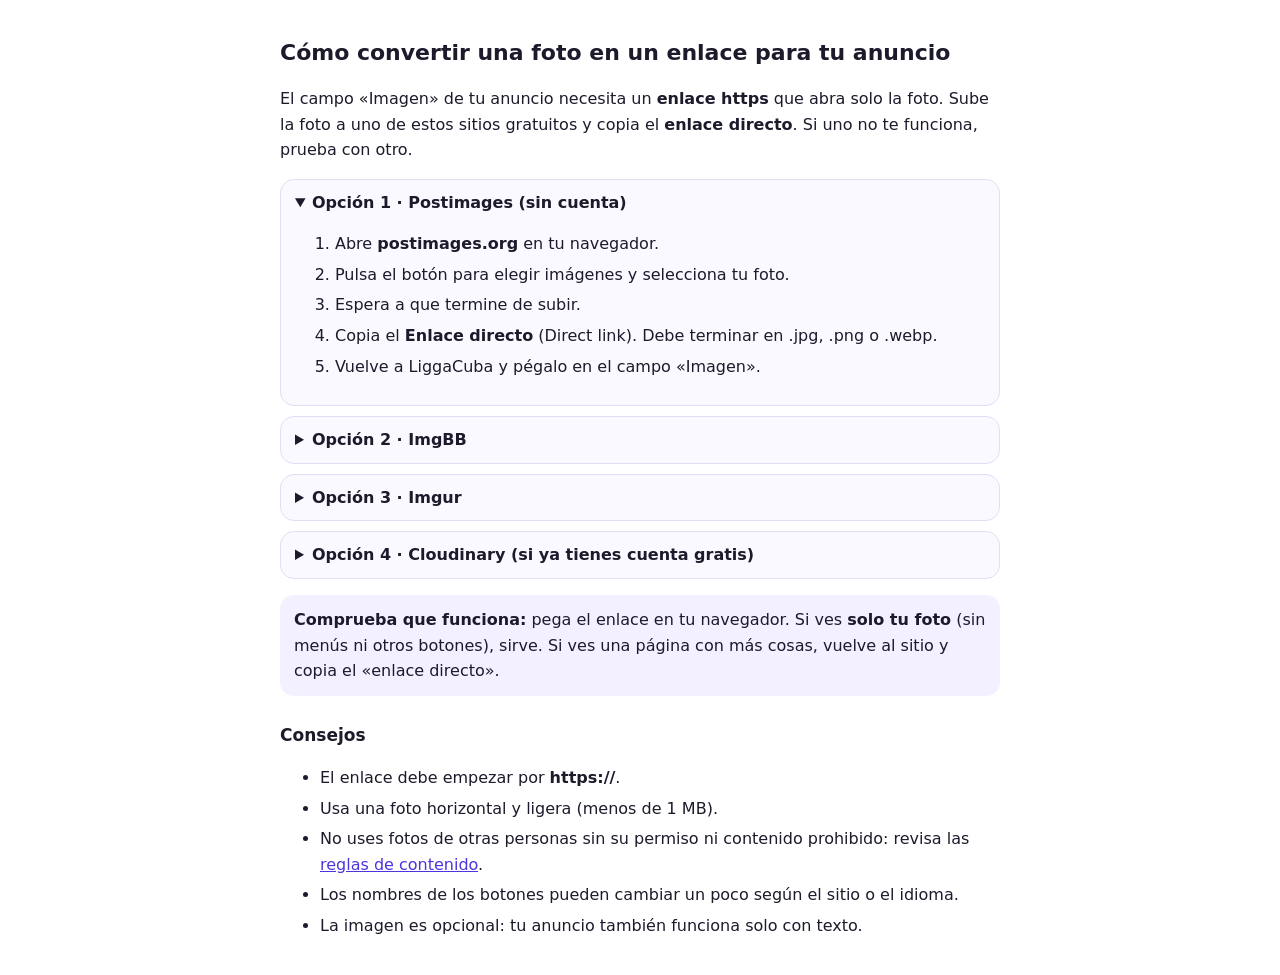
<file: image-guide.html>
<!doctype html><html lang="es"><head><meta charset="utf-8"><meta name="viewport" content="width=device-width,initial-scale=1"><title>LiggaCuba · Cómo convertir una foto en un enlace</title>
<style>body{font-family:system-ui,-apple-system,sans-serif;max-width:720px;margin:0 auto;padding:20px;line-height:1.6;color:#1d1a2b}h1{font-size:22px}h2{font-size:17px;margin-top:26px}li{margin:5px 0}details{border:1px solid #e3def5;border-radius:14px;padding:10px 14px;margin:10px 0;background:#faf9ff}summary{cursor:pointer;font-weight:700}.tip{background:#f3f0ff;border-radius:14px;padding:12px 14px;margin:16px 0}a{color:#4a35e0}</style></head><body>
<h1>Cómo convertir una foto en un enlace para tu anuncio</h1>
<p>El campo «Imagen» de tu anuncio necesita un <b>enlace https</b> que abra solo la foto. Sube la foto a uno de estos sitios gratuitos y copia el <b>enlace directo</b>. Si uno no te funciona, prueba con otro.</p>

<details open><summary>Opción 1 · Postimages (sin cuenta)</summary><ol>
<li>Abre <b>postimages.org</b> en tu navegador.</li>
<li>Pulsa el botón para elegir imágenes y selecciona tu foto.</li>
<li>Espera a que termine de subir.</li>
<li>Copia el <b>Enlace directo</b> (Direct link). Debe terminar en .jpg, .png o .webp.</li>
<li>Vuelve a LiggaCuba y pégalo en el campo «Imagen».</li></ol></details>

<details><summary>Opción 2 · ImgBB</summary><ol>
<li>Abre <b>imgbb.com</b> y pulsa «Empezar a subir» (Start uploading).</li>
<li>Elige tu foto. Si te lo permite, marca que <b>no se borre automáticamente</b>; si no, crea una cuenta gratis.</li>
<li>Pulsa «Subir» (Upload).</li>
<li>Copia el <b>Enlace directo</b> (Direct link).</li>
<li>Pégalo en el campo «Imagen».</li></ol></details>

<details><summary>Opción 3 · Imgur</summary><ol>
<li>Abre <b>imgur.com</b> y pulsa «Nuevo post» (New post).</li>
<li>Sube tu foto.</li>
<li>Cuando se publique, mantén pulsada la imagen (o clic derecho) y elige <b>Copiar dirección de la imagen</b>.</li>
<li>El enlace debe parecerse a i.imgur.com/…jpg. Pégalo en el campo «Imagen».</li></ol></details>

<details><summary>Opción 4 · Cloudinary (si ya tienes cuenta gratis)</summary><ol>
<li>Entra en tu cuenta de <b>cloudinary.com</b> y abre la Biblioteca de medios (Media Library).</li>
<li>Pulsa «Subir» (Upload) y elige tu foto.</li>
<li>Abre la imagen subida y copia su <b>URL</b>.</li>
<li>Pégala en el campo «Imagen».</li></ol></details>

<div class="tip"><b>Comprueba que funciona:</b> pega el enlace en tu navegador. Si ves <b>solo tu foto</b> (sin menús ni otros botones), sirve. Si ves una página con más cosas, vuelve al sitio y copia el «enlace directo».</div>

<h2>Consejos</h2>
<ul><li>El enlace debe empezar por <b>https://</b>.</li><li>Usa una foto horizontal y ligera (menos de 1 MB).</li><li>No uses fotos de otras personas sin su permiso ni contenido prohibido: revisa las <a href="/rules.html">reglas de contenido</a>.</li><li>Los nombres de los botones pueden cambiar un poco según el sitio o el idioma.</li><li>La imagen es opcional: tu anuncio también funciona solo con texto.</li></ul>
</body></html>
</file>
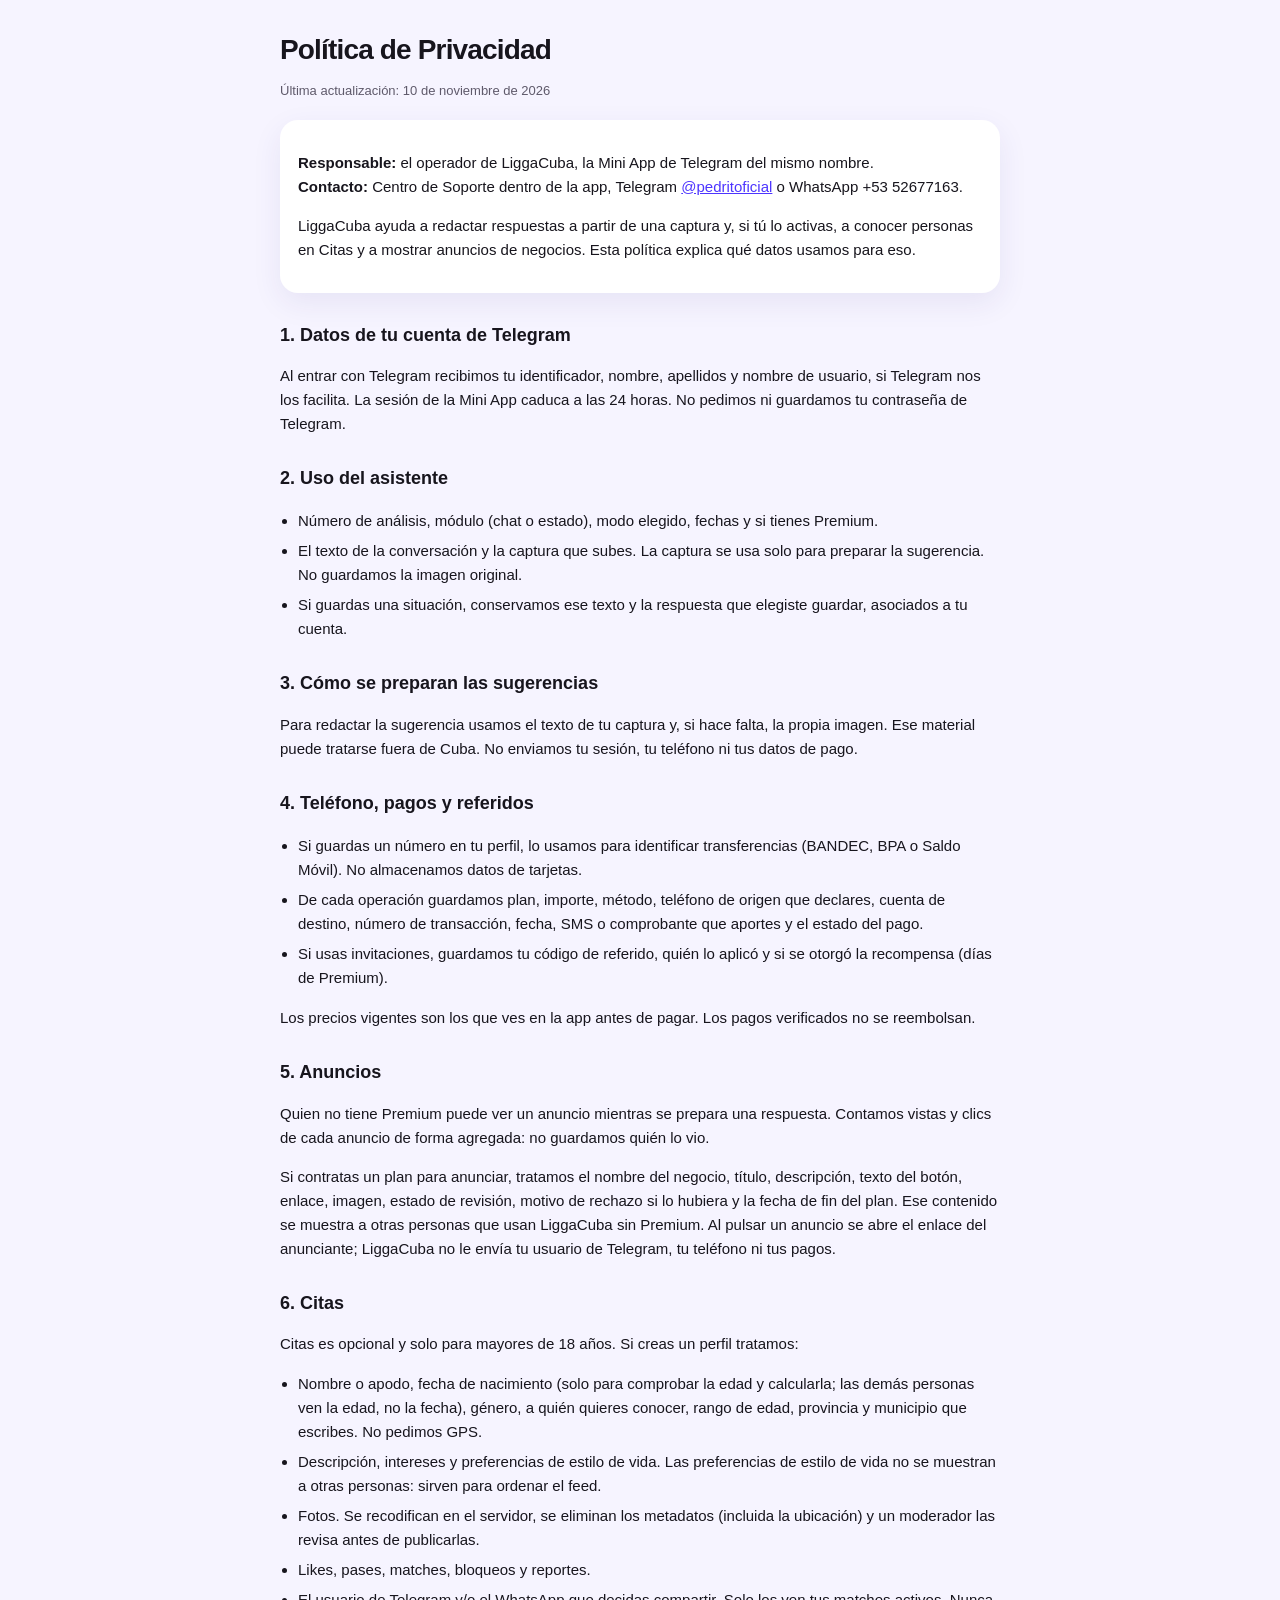
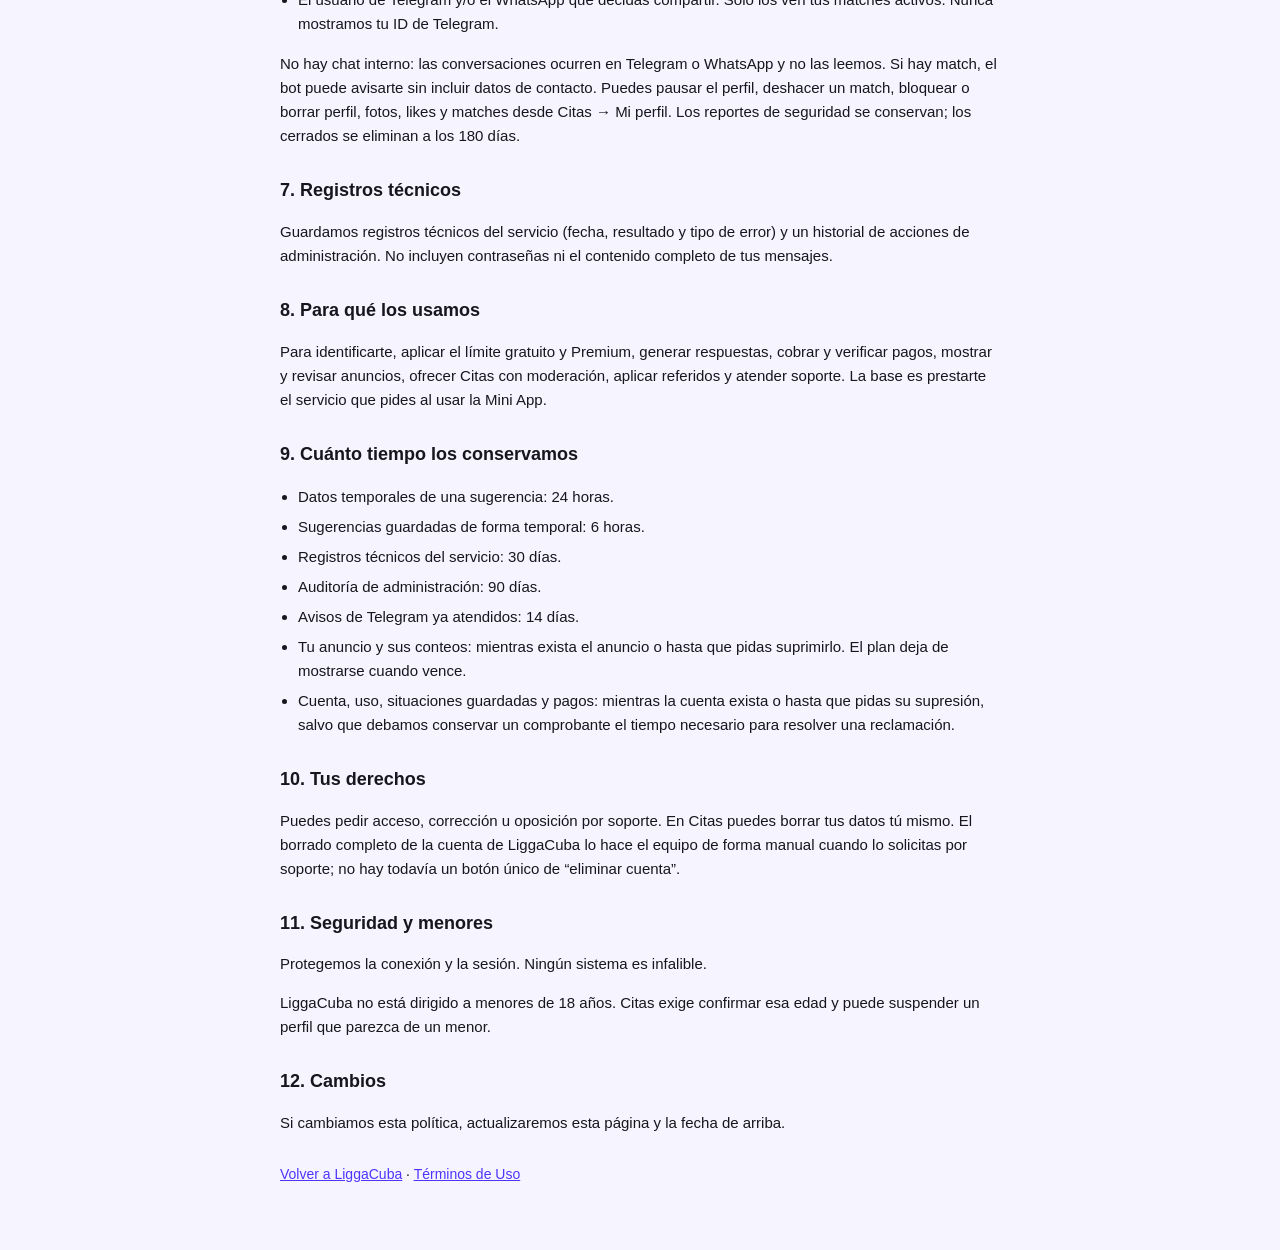
<file: privacy.html>
<!doctype html>
<html lang="es">
<head>
<meta charset="utf-8">
<meta name="viewport" content="width=device-width,initial-scale=1">
<title>LiggaCuba · Política de Privacidad</title>
<style>
  :root{--purple:#4d35ff;--text:#17151d;--muted:#5f5a6b;--bg:#f6f4ff}
  body{margin:0;background:var(--bg);color:var(--text);font-family:-apple-system,BlinkMacSystemFont,"Segoe UI",sans-serif;line-height:1.6}
  main{max-width:720px;margin:0 auto;padding:28px 20px 64px}
  a{color:var(--purple)}
  h1{font-size:28px;letter-spacing:-.03em;margin:0 0 8px}
  h2{font-size:18px;margin:28px 0 8px}
  p,li{font-size:15px}
  .meta{color:var(--muted);font-size:13px;margin:0 0 18px}
  .card{background:#fff;border-radius:18px;padding:16px 18px;box-shadow:0 10px 30px rgba(57,39,130,.08)}
  ul{padding-left:18px}
  li{margin:6px 0}
  nav{margin-top:28px;font-size:14px}
</style>
</head>
<body>
<main>
<h1>Política de Privacidad</h1>
<p class="meta">Última actualización: 10 de noviembre de 2026</p>
<div class="card">
<p><b>Responsable:</b> el operador de LiggaCuba, la Mini App de Telegram del mismo nombre.<br>
<b>Contacto:</b> Centro de Soporte dentro de la app, Telegram <a href="https://t.me/pedritoficial">@pedritoficial</a> o WhatsApp +53 52677163.</p>
<p>LiggaCuba ayuda a redactar respuestas a partir de una captura y, si tú lo activas, a conocer personas en Citas y a mostrar anuncios de negocios. Esta política explica qué datos usamos para eso.</p>
</div>

<h2>1. Datos de tu cuenta de Telegram</h2>
<p>Al entrar con Telegram recibimos tu identificador, nombre, apellidos y nombre de usuario, si Telegram nos los facilita. La sesión de la Mini App caduca a las 24 horas. No pedimos ni guardamos tu contraseña de Telegram.</p>

<h2>2. Uso del asistente</h2>
<ul>
<li>Número de análisis, módulo (chat o estado), modo elegido, fechas y si tienes Premium.</li>
<li>El texto de la conversación y la captura que subes. La captura se usa solo para preparar la sugerencia. No guardamos la imagen original.</li>
<li>Si guardas una situación, conservamos ese texto y la respuesta que elegiste guardar, asociados a tu cuenta.</li>
</ul>

<h2>3. Cómo se preparan las sugerencias</h2>
<p>Para redactar la sugerencia usamos el texto de tu captura y, si hace falta, la propia imagen. Ese material puede tratarse fuera de Cuba. No enviamos tu sesión, tu teléfono ni tus datos de pago.</p>

<h2>4. Teléfono, pagos y referidos</h2>
<ul>
<li>Si guardas un número en tu perfil, lo usamos para identificar transferencias (BANDEC, BPA o Saldo Móvil). No almacenamos datos de tarjetas.</li>
<li>De cada operación guardamos plan, importe, método, teléfono de origen que declares, cuenta de destino, número de transacción, fecha, SMS o comprobante que aportes y el estado del pago.</li>
<li>Si usas invitaciones, guardamos tu código de referido, quién lo aplicó y si se otorgó la recompensa (días de Premium).</li>
</ul>
<p>Los precios vigentes son los que ves en la app antes de pagar. Los pagos verificados no se reembolsan.</p>

<h2>5. Anuncios</h2>
<p>Quien no tiene Premium puede ver un anuncio mientras se prepara una respuesta. Contamos vistas y clics de cada anuncio de forma agregada: no guardamos quién lo vio.</p>
<p>Si contratas un plan para anunciar, tratamos el nombre del negocio, título, descripción, texto del botón, enlace, imagen, estado de revisión, motivo de rechazo si lo hubiera y la fecha de fin del plan. Ese contenido se muestra a otras personas que usan LiggaCuba sin Premium. Al pulsar un anuncio se abre el enlace del anunciante; LiggaCuba no le envía tu usuario de Telegram, tu teléfono ni tus pagos.</p>

<h2>6. Citas</h2>
<p>Citas es opcional y solo para mayores de 18 años. Si creas un perfil tratamos:</p>
<ul>
<li>Nombre o apodo, fecha de nacimiento (solo para comprobar la edad y calcularla; las demás personas ven la edad, no la fecha), género, a quién quieres conocer, rango de edad, provincia y municipio que escribes. No pedimos GPS.</li>
<li>Descripción, intereses y preferencias de estilo de vida. Las preferencias de estilo de vida no se muestran a otras personas: sirven para ordenar el feed.</li>
<li>Fotos. Se recodifican en el servidor, se eliminan los metadatos (incluida la ubicación) y un moderador las revisa antes de publicarlas.</li>
<li>Likes, pases, matches, bloqueos y reportes.</li>
<li>El usuario de Telegram y/o el WhatsApp que decidas compartir. Solo los ven tus matches activos. Nunca mostramos tu ID de Telegram.</li>
</ul>
<p>No hay chat interno: las conversaciones ocurren en Telegram o WhatsApp y no las leemos. Si hay match, el bot puede avisarte sin incluir datos de contacto. Puedes pausar el perfil, deshacer un match, bloquear o borrar perfil, fotos, likes y matches desde Citas → Mi perfil. Los reportes de seguridad se conservan; los cerrados se eliminan a los 180 días.</p>

<h2>7. Registros técnicos</h2>
<p>Guardamos registros técnicos del servicio (fecha, resultado y tipo de error) y un historial de acciones de administración. No incluyen contraseñas ni el contenido completo de tus mensajes.</p>

<h2>8. Para qué los usamos</h2>
<p>Para identificarte, aplicar el límite gratuito y Premium, generar respuestas, cobrar y verificar pagos, mostrar y revisar anuncios, ofrecer Citas con moderación, aplicar referidos y atender soporte. La base es prestarte el servicio que pides al usar la Mini App.</p>

<h2>9. Cuánto tiempo los conservamos</h2>
<ul>
<li>Datos temporales de una sugerencia: 24 horas.</li>
<li>Sugerencias guardadas de forma temporal: 6 horas.</li>
<li>Registros técnicos del servicio: 30 días.</li>
<li>Auditoría de administración: 90 días.</li>
<li>Avisos de Telegram ya atendidos: 14 días.</li>
<li>Tu anuncio y sus conteos: mientras exista el anuncio o hasta que pidas suprimirlo. El plan deja de mostrarse cuando vence.</li>
<li>Cuenta, uso, situaciones guardadas y pagos: mientras la cuenta exista o hasta que pidas su supresión, salvo que debamos conservar un comprobante el tiempo necesario para resolver una reclamación.</li>
</ul>

<h2>10. Tus derechos</h2>
<p>Puedes pedir acceso, corrección u oposición por soporte. En Citas puedes borrar tus datos tú mismo. El borrado completo de la cuenta de LiggaCuba lo hace el equipo de forma manual cuando lo solicitas por soporte; no hay todavía un botón único de “eliminar cuenta”.</p>

<h2>11. Seguridad y menores</h2>
<p>Protegemos la conexión y la sesión. Ningún sistema es infalible.</p>
<p>LiggaCuba no está dirigido a menores de 18 años. Citas exige confirmar esa edad y puede suspender un perfil que parezca de un menor.</p>

<h2>12. Cambios</h2>
<p>Si cambiamos esta política, actualizaremos esta página y la fecha de arriba.</p>
<nav><a href="/">Volver a LiggaCuba</a> · <a href="/terms.html">Términos de Uso</a></nav>
</main>
</body>
</html>
</file>
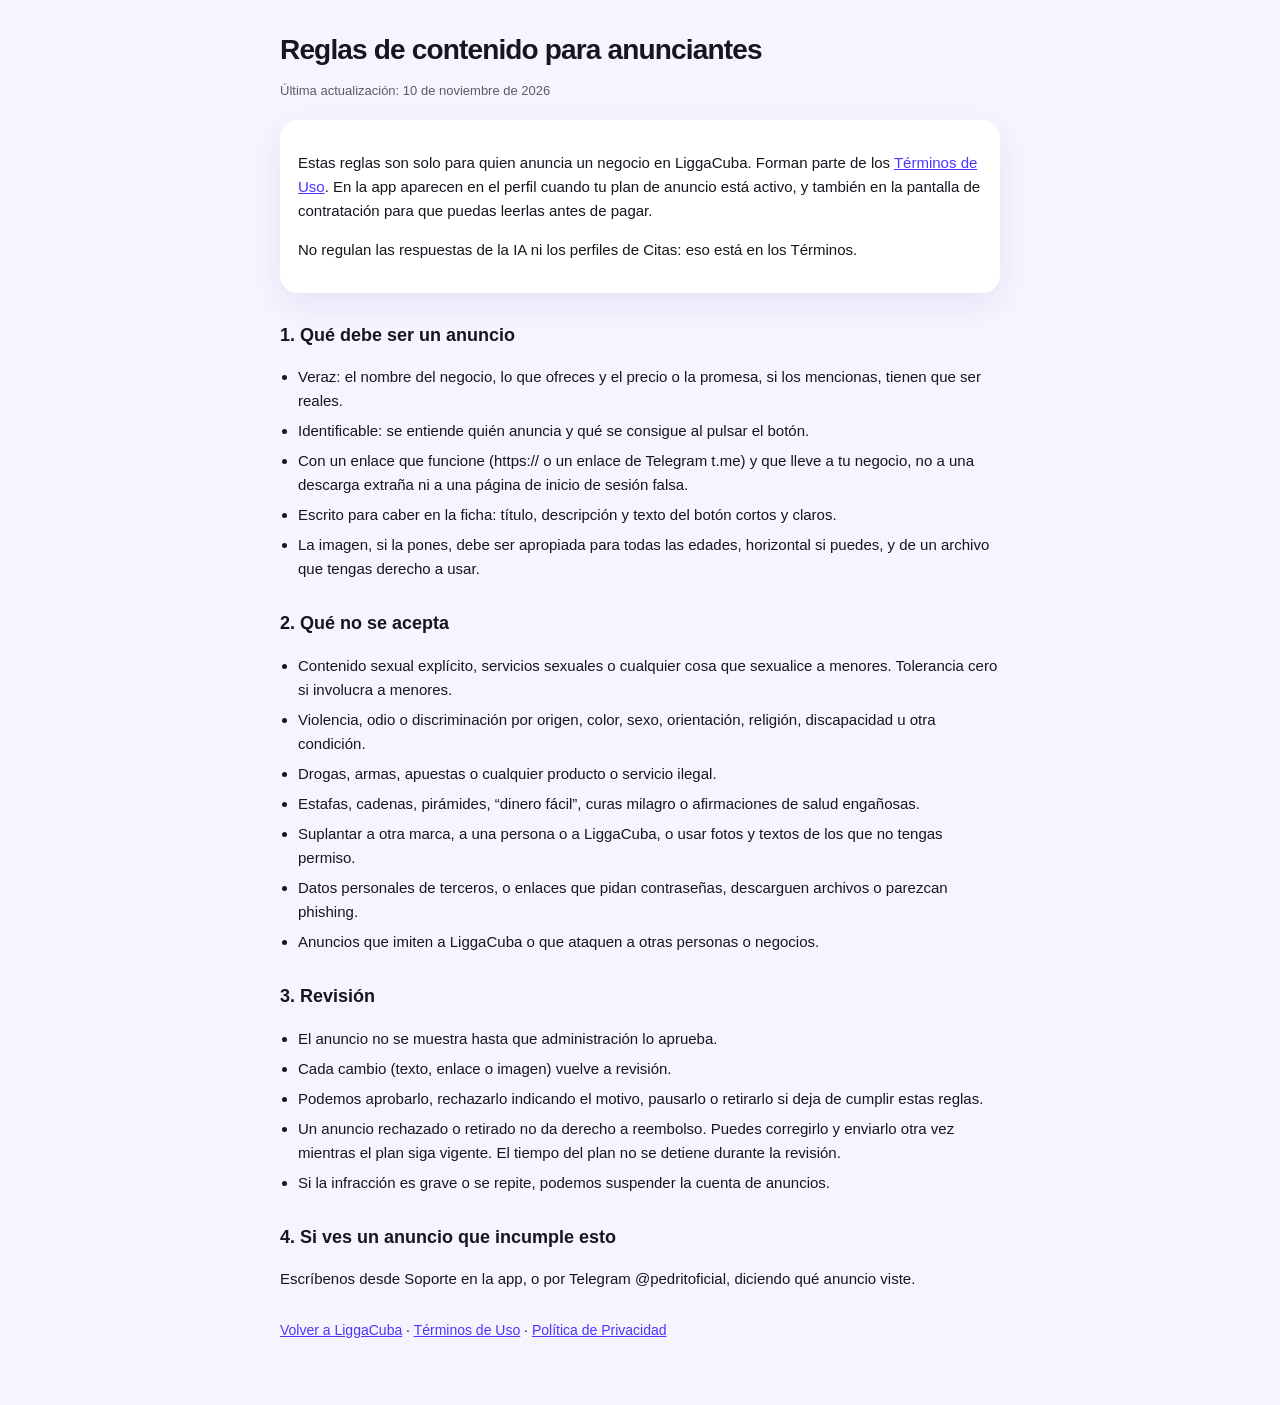
<file: rules.html>
<!doctype html>
<html lang="es">
<head>
<meta charset="utf-8">
<meta name="viewport" content="width=device-width,initial-scale=1">
<title>LiggaCuba · Reglas de contenido para anunciantes</title>
<style>
  :root{--purple:#4d35ff;--text:#17151d;--muted:#5f5a6b;--bg:#f6f4ff}
  body{margin:0;background:var(--bg);color:var(--text);font-family:-apple-system,BlinkMacSystemFont,"Segoe UI",sans-serif;line-height:1.6}
  main{max-width:720px;margin:0 auto;padding:28px 20px 64px}
  a{color:var(--purple)}
  h1{font-size:28px;letter-spacing:-.03em;margin:0 0 8px}
  h2{font-size:18px;margin:28px 0 8px}
  p,li{font-size:15px}
  .meta{color:var(--muted);font-size:13px;margin:0 0 18px}
  .card{background:#fff;border-radius:18px;padding:16px 18px;box-shadow:0 10px 30px rgba(57,39,130,.08)}
  ul{padding-left:18px}
  li{margin:6px 0}
  nav{margin-top:28px;font-size:14px}
</style>
</head>
<body>
<main>
<h1>Reglas de contenido para anunciantes</h1>
<p class="meta">Última actualización: 10 de noviembre de 2026</p>
<div class="card">
<p>Estas reglas son solo para quien anuncia un negocio en LiggaCuba. Forman parte de los <a href="/terms.html">Términos de Uso</a>. En la app aparecen en el perfil cuando tu plan de anuncio está activo, y también en la pantalla de contratación para que puedas leerlas antes de pagar.</p>
<p>No regulan las respuestas de la IA ni los perfiles de Citas: eso está en los Términos.</p>
</div>

<h2>1. Qué debe ser un anuncio</h2>
<ul>
<li>Veraz: el nombre del negocio, lo que ofreces y el precio o la promesa, si los mencionas, tienen que ser reales.</li>
<li>Identificable: se entiende quién anuncia y qué se consigue al pulsar el botón.</li>
<li>Con un enlace que funcione (https:// o un enlace de Telegram t.me) y que lleve a tu negocio, no a una descarga extraña ni a una página de inicio de sesión falsa.</li>
<li>Escrito para caber en la ficha: título, descripción y texto del botón cortos y claros.</li>
<li>La imagen, si la pones, debe ser apropiada para todas las edades, horizontal si puedes, y de un archivo que tengas derecho a usar.</li>
</ul>

<h2>2. Qué no se acepta</h2>
<ul>
<li>Contenido sexual explícito, servicios sexuales o cualquier cosa que sexualice a menores. Tolerancia cero si involucra a menores.</li>
<li>Violencia, odio o discriminación por origen, color, sexo, orientación, religión, discapacidad u otra condición.</li>
<li>Drogas, armas, apuestas o cualquier producto o servicio ilegal.</li>
<li>Estafas, cadenas, pirámides, “dinero fácil”, curas milagro o afirmaciones de salud engañosas.</li>
<li>Suplantar a otra marca, a una persona o a LiggaCuba, o usar fotos y textos de los que no tengas permiso.</li>
<li>Datos personales de terceros, o enlaces que pidan contraseñas, descarguen archivos o parezcan phishing.</li>
<li>Anuncios que imiten a LiggaCuba o que ataquen a otras personas o negocios.</li>
</ul>

<h2>3. Revisión</h2>
<ul>
<li>El anuncio no se muestra hasta que administración lo aprueba.</li>
<li>Cada cambio (texto, enlace o imagen) vuelve a revisión.</li>
<li>Podemos aprobarlo, rechazarlo indicando el motivo, pausarlo o retirarlo si deja de cumplir estas reglas.</li>
<li>Un anuncio rechazado o retirado no da derecho a reembolso. Puedes corregirlo y enviarlo otra vez mientras el plan siga vigente. El tiempo del plan no se detiene durante la revisión.</li>
<li>Si la infracción es grave o se repite, podemos suspender la cuenta de anuncios.</li>
</ul>

<h2>4. Si ves un anuncio que incumple esto</h2>
<p>Escríbenos desde Soporte en la app, o por Telegram @pedritoficial, diciendo qué anuncio viste.</p>
<nav><a href="/">Volver a LiggaCuba</a> · <a href="/terms.html">Términos de Uso</a> · <a href="/privacy.html">Política de Privacidad</a></nav>
</main>
</body>
</html>
</file>
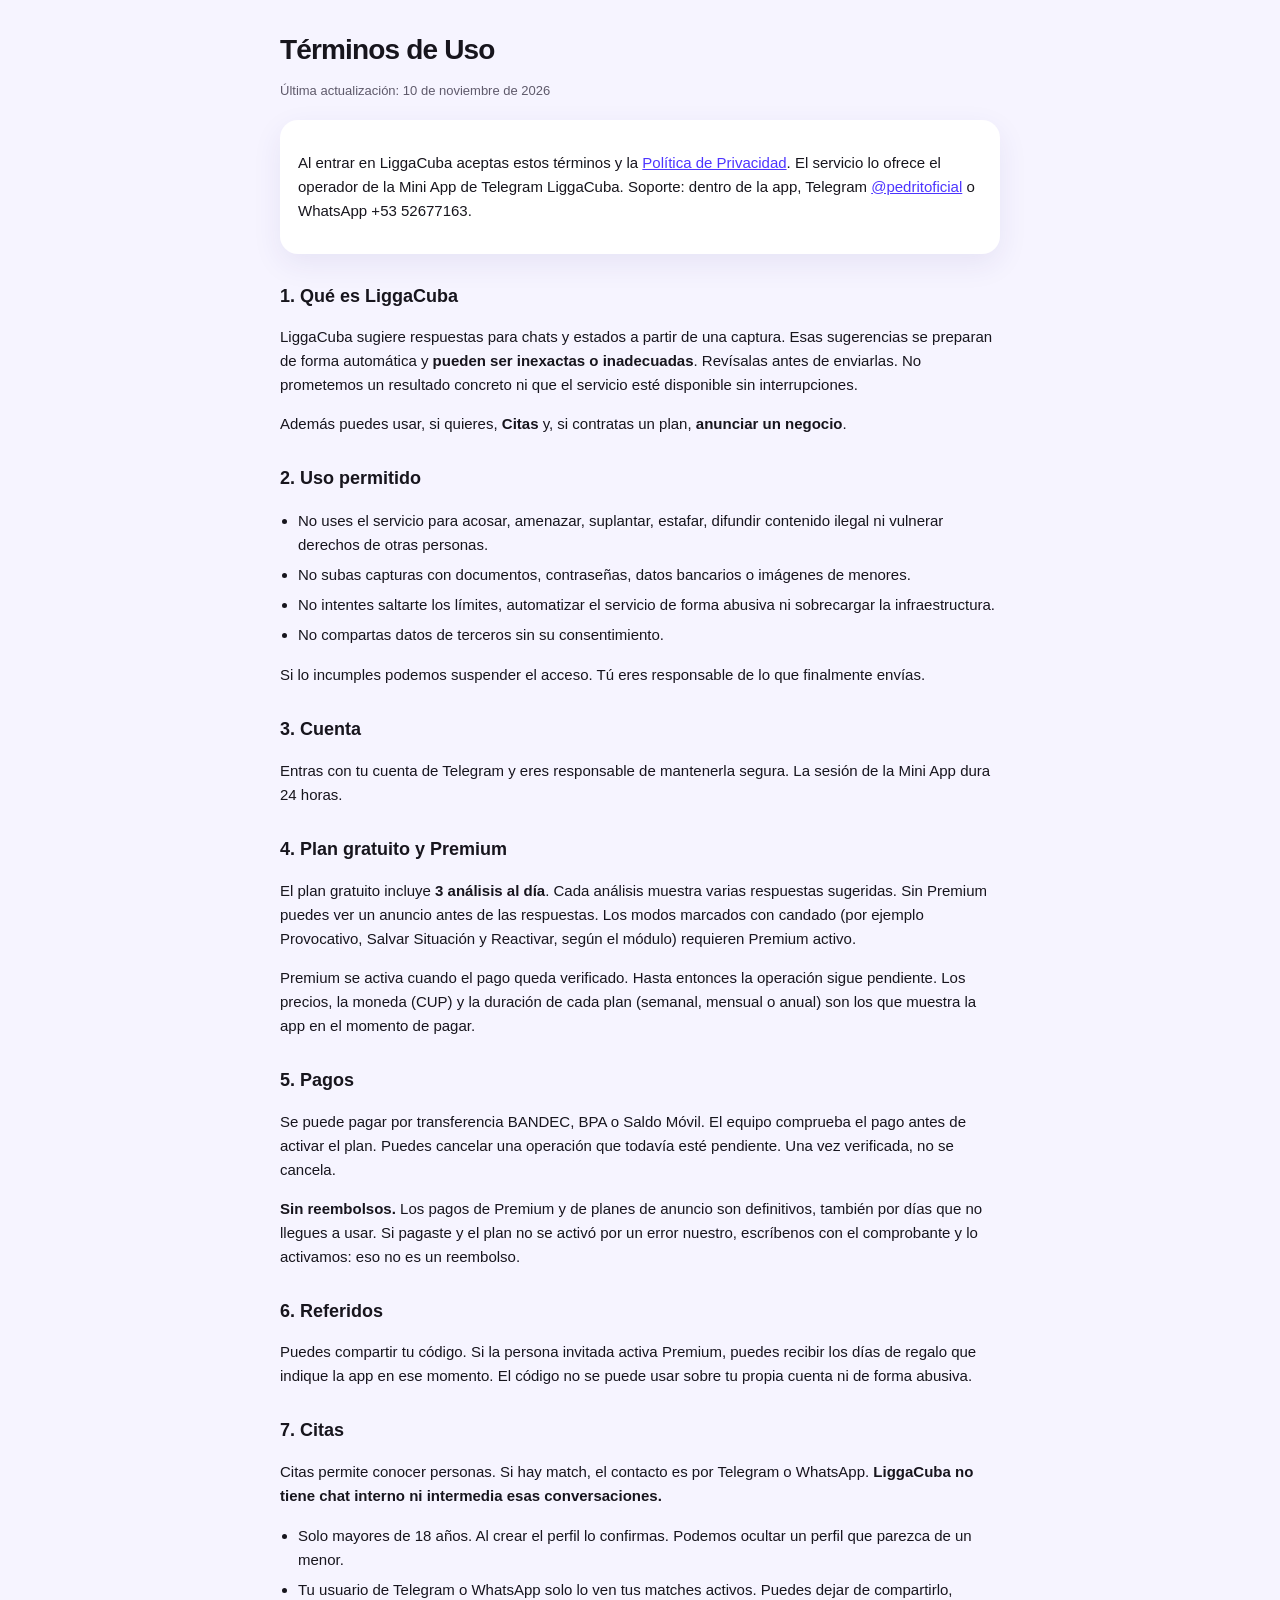
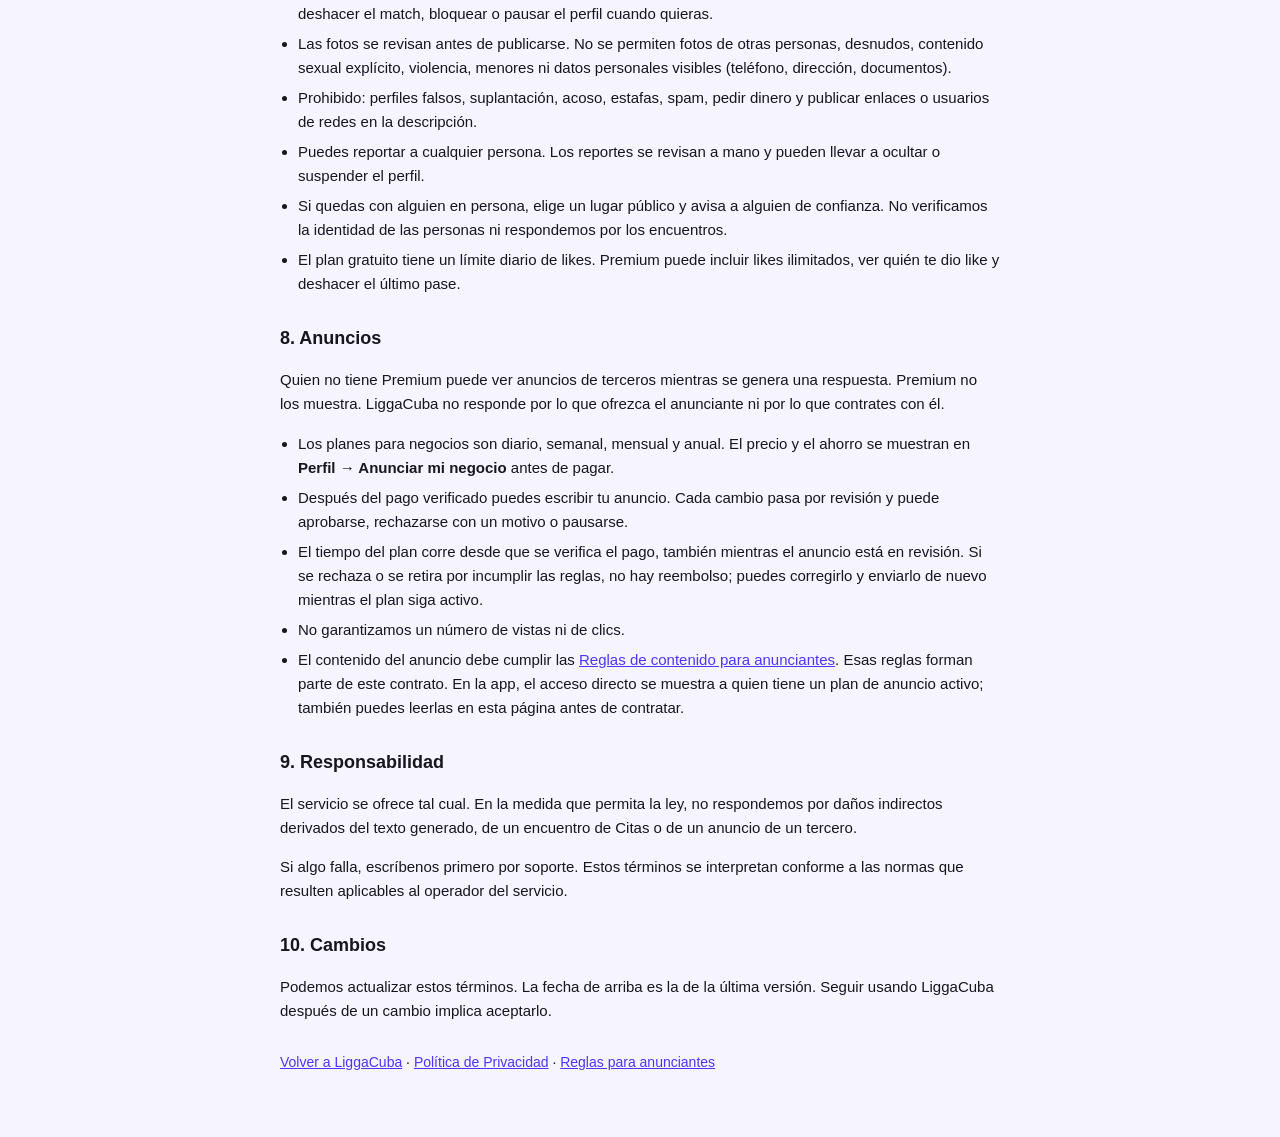
<file: terms.html>
<!doctype html>
<html lang="es">
<head>
<meta charset="utf-8">
<meta name="viewport" content="width=device-width,initial-scale=1">
<title>LiggaCuba · Términos de Uso</title>
<style>
  :root{--purple:#4d35ff;--text:#17151d;--muted:#5f5a6b;--bg:#f6f4ff}
  body{margin:0;background:var(--bg);color:var(--text);font-family:-apple-system,BlinkMacSystemFont,"Segoe UI",sans-serif;line-height:1.6}
  main{max-width:720px;margin:0 auto;padding:28px 20px 64px}
  a{color:var(--purple)}
  h1{font-size:28px;letter-spacing:-.03em;margin:0 0 8px}
  h2{font-size:18px;margin:28px 0 8px}
  p,li{font-size:15px}
  .meta{color:var(--muted);font-size:13px;margin:0 0 18px}
  .card{background:#fff;border-radius:18px;padding:16px 18px;box-shadow:0 10px 30px rgba(57,39,130,.08)}
  ul{padding-left:18px}
  li{margin:6px 0}
  nav{margin-top:28px;font-size:14px}
</style>
</head>
<body>
<main>
<h1>Términos de Uso</h1>
<p class="meta">Última actualización: 10 de noviembre de 2026</p>
<div class="card">
<p>Al entrar en LiggaCuba aceptas estos términos y la <a href="/privacy.html">Política de Privacidad</a>. El servicio lo ofrece el operador de la Mini App de Telegram LiggaCuba. Soporte: dentro de la app, Telegram <a href="https://t.me/pedritoficial">@pedritoficial</a> o WhatsApp +53 52677163.</p>
</div>

<h2>1. Qué es LiggaCuba</h2>
<p>LiggaCuba sugiere respuestas para chats y estados a partir de una captura. Esas sugerencias se preparan de forma automática y <b>pueden ser inexactas o inadecuadas</b>. Revísalas antes de enviarlas. No prometemos un resultado concreto ni que el servicio esté disponible sin interrupciones.</p>
<p>Además puedes usar, si quieres, <b>Citas</b> y, si contratas un plan, <b>anunciar un negocio</b>.</p>

<h2>2. Uso permitido</h2>
<ul>
<li>No uses el servicio para acosar, amenazar, suplantar, estafar, difundir contenido ilegal ni vulnerar derechos de otras personas.</li>
<li>No subas capturas con documentos, contraseñas, datos bancarios o imágenes de menores.</li>
<li>No intentes saltarte los límites, automatizar el servicio de forma abusiva ni sobrecargar la infraestructura.</li>
<li>No compartas datos de terceros sin su consentimiento.</li>
</ul>
<p>Si lo incumples podemos suspender el acceso. Tú eres responsable de lo que finalmente envías.</p>

<h2>3. Cuenta</h2>
<p>Entras con tu cuenta de Telegram y eres responsable de mantenerla segura. La sesión de la Mini App dura 24 horas.</p>

<h2>4. Plan gratuito y Premium</h2>
<p>El plan gratuito incluye <b>3 análisis al día</b>. Cada análisis muestra varias respuestas sugeridas. Sin Premium puedes ver un anuncio antes de las respuestas. Los modos marcados con candado (por ejemplo Provocativo, Salvar Situación y Reactivar, según el módulo) requieren Premium activo.</p>
<p>Premium se activa cuando el pago queda verificado. Hasta entonces la operación sigue pendiente. Los precios, la moneda (CUP) y la duración de cada plan (semanal, mensual o anual) son los que muestra la app en el momento de pagar.</p>

<h2>5. Pagos</h2>
<p>Se puede pagar por transferencia BANDEC, BPA o Saldo Móvil. El equipo comprueba el pago antes de activar el plan. Puedes cancelar una operación que todavía esté pendiente. Una vez verificada, no se cancela.</p>
<p><b>Sin reembolsos.</b> Los pagos de Premium y de planes de anuncio son definitivos, también por días que no llegues a usar. Si pagaste y el plan no se activó por un error nuestro, escríbenos con el comprobante y lo activamos: eso no es un reembolso.</p>

<h2>6. Referidos</h2>
<p>Puedes compartir tu código. Si la persona invitada activa Premium, puedes recibir los días de regalo que indique la app en ese momento. El código no se puede usar sobre tu propia cuenta ni de forma abusiva.</p>

<h2>7. Citas</h2>
<p>Citas permite conocer personas. Si hay match, el contacto es por Telegram o WhatsApp. <b>LiggaCuba no tiene chat interno ni intermedia esas conversaciones.</b></p>
<ul>
<li>Solo mayores de 18 años. Al crear el perfil lo confirmas. Podemos ocultar un perfil que parezca de un menor.</li>
<li>Tu usuario de Telegram o WhatsApp solo lo ven tus matches activos. Puedes dejar de compartirlo, deshacer el match, bloquear o pausar el perfil cuando quieras.</li>
<li>Las fotos se revisan antes de publicarse. No se permiten fotos de otras personas, desnudos, contenido sexual explícito, violencia, menores ni datos personales visibles (teléfono, dirección, documentos).</li>
<li>Prohibido: perfiles falsos, suplantación, acoso, estafas, spam, pedir dinero y publicar enlaces o usuarios de redes en la descripción.</li>
<li>Puedes reportar a cualquier persona. Los reportes se revisan a mano y pueden llevar a ocultar o suspender el perfil.</li>
<li>Si quedas con alguien en persona, elige un lugar público y avisa a alguien de confianza. No verificamos la identidad de las personas ni respondemos por los encuentros.</li>
<li>El plan gratuito tiene un límite diario de likes. Premium puede incluir likes ilimitados, ver quién te dio like y deshacer el último pase.</li>
</ul>

<h2>8. Anuncios</h2>
<p>Quien no tiene Premium puede ver anuncios de terceros mientras se genera una respuesta. Premium no los muestra. LiggaCuba no responde por lo que ofrezca el anunciante ni por lo que contrates con él.</p>
<ul>
<li>Los planes para negocios son diario, semanal, mensual y anual. El precio y el ahorro se muestran en <b>Perfil → Anunciar mi negocio</b> antes de pagar.</li>
<li>Después del pago verificado puedes escribir tu anuncio. Cada cambio pasa por revisión y puede aprobarse, rechazarse con un motivo o pausarse.</li>
<li>El tiempo del plan corre desde que se verifica el pago, también mientras el anuncio está en revisión. Si se rechaza o se retira por incumplir las reglas, no hay reembolso; puedes corregirlo y enviarlo de nuevo mientras el plan siga activo.</li>
<li>No garantizamos un número de vistas ni de clics.</li>
<li>El contenido del anuncio debe cumplir las <a href="/rules.html">Reglas de contenido para anunciantes</a>. Esas reglas forman parte de este contrato. En la app, el acceso directo se muestra a quien tiene un plan de anuncio activo; también puedes leerlas en esta página antes de contratar.</li>
</ul>

<h2>9. Responsabilidad</h2>
<p>El servicio se ofrece tal cual. En la medida que permita la ley, no respondemos por daños indirectos derivados del texto generado, de un encuentro de Citas o de un anuncio de un tercero.</p>
<p>Si algo falla, escríbenos primero por soporte. Estos términos se interpretan conforme a las normas que resulten aplicables al operador del servicio.</p>

<h2>10. Cambios</h2>
<p>Podemos actualizar estos términos. La fecha de arriba es la de la última versión. Seguir usando LiggaCuba después de un cambio implica aceptarlo.</p>
<nav><a href="/">Volver a LiggaCuba</a> · <a href="/privacy.html">Política de Privacidad</a> · <a href="/rules.html">Reglas para anunciantes</a></nav>
</main>
</body>
</html>
</file>
<file: style.css>
*{box-sizing:border-box} :root{
  --bg:#f6f4ff;
  --surface:#fff;
  --text:#17151d;
  --muted:#777282;
  --purple:#4d35ff;
  --purple2:#694fff;
  --line:#e9e5f5;
  --danger:#c43b4d;
  --shadow:0 10px 30px rgba(57,39,130,.08);
  --radius-sm:12px;
  --radius-md:16px;
  --radius-lg:22px;
  --space-1:4px;
  --space-2:8px;
  --space-3:12px;
  --space-4:16px;
  --space-5:24px;
  --touch-min:44px;
  --focus-ring:0 0 0 3px rgba(77,53,255,.22);
  --nav-height:62px;
  --transition:180ms cubic-bezier(.2,.8,.2,1);
}html,body{margin:0;min-height:100%;min-height:100dvh;min-height:var(--tg-viewport-stable-height,100dvh);background:var(--bg);color:var(--text);font-family:-apple-system,BlinkMacSystemFont,"SF Pro Display","Segoe UI",sans-serif}body{padding-bottom:env(safe-area-inset-bottom)}button,a{font:inherit}button{border:0;cursor:pointer}a{text-decoration:none;color:inherit}.hidden{display:none!important}.app{max-width:520px;margin:auto;min-height:100vh;min-height:100dvh;min-height:var(--tg-viewport-stable-height,100dvh);padding:max(env(safe-area-inset-top,0px),var(--tg-content-safe-area-inset-top,0px),var(--tg-safe-area-inset-top,0px),var(--tg-content-top,0px)) 18px calc(88px + max(env(safe-area-inset-bottom,0px),var(--tg-safe-area-inset-bottom,0px),var(--tg-safe-bottom,0px)))}.topbar{height:58px;display:flex;align-items:center;justify-content:space-between}.topbar strong{display:block;font-size:18px;letter-spacing:.04em}.topbar span{font-size:12px;color:var(--muted)}.icon-btn{width:40px;height:40px;border-radius:14px;background:#fff;color:var(--text);box-shadow:var(--shadow)}.segmented{display:grid;grid-template-columns:1fr 1fr;background:#ece9f6;border-radius:18px;padding:4px;margin:4px 0 20px}.segment{background:transparent;padding:11px;border-radius:14px;font-weight:700;color:#777282}.segment.active{background:#fff;color:var(--text);box-shadow:0 4px 12px rgba(40,30,80,.07)}.screen{display:block}.section-title{display:flex;gap:11px;align-items:center;margin:8px 2px 12px}.section-title.compact{margin-top:25px}.section-icon{width:40px;height:40px;border-radius:13px;background:#ebe7ff;color:var(--purple);display:grid;place-items:center}.section-title h2{font-size:16px;margin:0 0 3px}.section-title p{margin:0;color:var(--muted);font-size:13px}.upload-card{background:#fff;border:1.5px dashed #a99dff;border-radius:22px;min-height:174px;box-shadow:var(--shadow);overflow:hidden}.upload-empty{min-height:174px;display:flex;flex-direction:column;justify-content:center;align-items:center;gap:9px;color:var(--muted)}.upload-plus{width:58px;height:58px;border-radius:18px;background:#f0edff;color:var(--purple);display:grid;place-items:center;font-size:25px}.image-preview{padding:12px}.image-preview img{display:block;width:100%;max-height:310px;object-fit:contain;border-radius:15px;background:#f4f2fa}.preview-actions{display:flex;gap:8px;margin-top:9px}.mini-btn{flex:1;padding:10px;border-radius:12px;background:#f3f0ff;color:var(--purple);font-weight:700}.mini-btn.danger{color:var(--danger);background:#fff0f2}.mode-grid{display:grid;grid-template-columns:1fr 1fr;gap:10px}.mode-card{position:relative;min-height:92px;background:#fff;border:1.5px solid transparent;border-radius:18px;padding:14px;text-align:left;box-shadow:var(--shadow)}.mode-card.selected{border-color:var(--purple);box-shadow:0 8px 22px rgba(77,53,255,.13)}.mode-card.locked{opacity:.62}.mode-icon{width:36px;height:36px;border-radius:12px;background:#f0edff;color:var(--purple);display:grid;place-items:center;margin-bottom:9px}.mode-card strong{display:block;font-size:14px}.lock{position:absolute;right:10px;top:10px;width:25px;height:25px;border-radius:8px;background:#f2eff8;display:grid;place-items:center;font-size:11px;color:#716b7b}.usage-card{display:flex;align-items:center;justify-content:space-between;background:#fff;border-radius:17px;padding:14px;margin-top:15px;box-shadow:var(--shadow);font-size:13px}.usage-card div{display:flex;gap:8px;align-items:center}.usage-card i{color:var(--purple)}.text-btn{color:var(--purple);font-weight:700;background:transparent}.primary{width:100%;margin-top:12px;background:linear-gradient(135deg,var(--purple),var(--purple2));color:#fff;border-radius:16px;padding:15px;font-weight:800;box-shadow:0 12px 25px rgba(77,53,255,.2)}.primary:disabled{opacity:.55}.bottom-nav{position:fixed;left:50%;bottom:calc(12px + max(env(safe-area-inset-bottom,0px),var(--tg-safe-area-inset-bottom,0px),var(--tg-safe-bottom,0px)));transform:translateX(-50%);width:min(340px,calc(100% - 36px));background:rgba(255,255,255,.96);backdrop-filter:blur(12px);-webkit-backdrop-filter:blur(12px);border-radius:var(--radius-lg);padding:6px;display:flex;gap:2px;box-shadow:0 12px 32px rgba(57,39,130,.12),0 1px 0 rgba(255,255,255,.8) inset;border:1px solid rgba(233,229,245,.9);z-index:50}.nav-item{flex:1;min-height:var(--touch-min);background:transparent;color:#8a8493;padding:8px 6px;border-radius:var(--radius-md);display:flex;flex-direction:column;align-items:center;justify-content:center;gap:3px;font-weight:700;font-size:11px;letter-spacing:.01em;transition:background var(--transition),color var(--transition),transform var(--transition);-webkit-tap-highlight-color:transparent}.nav-item.active{background:#f0edff;color:var(--purple)}.nav-item:active{transform:scale(.97)}.nav-item:focus-visible{outline:none;box-shadow:var(--focus-ring)}.nav-item i{font-size:18px;line-height:1}.nav-item span{line-height:1.1}.profile-hero{text-align:center;padding:15px 0 20px}.brand-mark{width:62px;height:62px;border-radius:20px;background:linear-gradient(135deg,#4d35ff,#816fff);color:#fff;display:grid;place-items:center;font-weight:900;letter-spacing:-.04em;margin:auto}.brand-mark.large{width:86px;height:86px;border-radius:28px;font-size:24px}.profile-hero h2{margin:13px 0 4px}.profile-hero p{margin:0;color:var(--muted);font-size:13px}.stats{display:grid;grid-template-columns:repeat(3,1fr);background:#fff;border-radius:20px;padding:17px;box-shadow:var(--shadow);text-align:center}.stats strong{display:block;font-size:19px}.stats span{font-size:11px;color:var(--muted)}.premium-card{margin-top:14px;background:linear-gradient(135deg,#fff5d8,#ffe6b5);border-radius:22px;padding:18px;box-shadow:var(--shadow)}.premium-card h3{margin:12px 0 6px}.premium-card p{font-size:12px;color:#71634d;line-height:1.5}.premium-badge{display:inline-flex;align-items:center;gap:6px;color:#9a6500;font-weight:800;font-size:12px}.premium-btn{background:#17151d;color:#fff;padding:12px 15px;border-radius:13px;font-weight:800}.list-row{width:100%;display:flex;justify-content:space-between;align-items:center;background:#fff;border-radius:16px;padding:16px;margin-top:10px;color:var(--text);box-shadow:var(--shadow)}.list-row span{display:flex;gap:12px;align-items:center}.list-row span i{color:var(--purple);width:18px;text-align:center}.settings-list{margin-top:12px}.back-btn{background:transparent;color:var(--purple);font-weight:800;display:flex;gap:8px;align-items:center;margin:4px 0 18px}.settings-screen h2{margin:0}.social-title{font-size:13px;color:var(--muted);margin:25px 3px 6px}.premium-head{text-align:center;padding:8px 10px 20px}.premium-head .brand-mark{margin-bottom:14px}.premium-head h2{margin:12px 0 7px}.premium-head p{color:var(--muted);font-size:13px;line-height:1.5}.plan-grid{display:grid;grid-template-columns:1fr 1fr;gap:10px}.plan{background:#fff;border:1.5px solid var(--line);border-radius:18px;padding:16px;text-align:left}.plan.selected{border-color:var(--purple);box-shadow:0 8px 22px rgba(77,53,255,.12)}.plan strong,.plan b,.plan span{display:block}.plan b{font-size:18px;margin:7px 0}.plan span{font-size:11px;color:var(--muted)}.payment-note{font-size:11px;color:var(--muted);line-height:1.5}.status{min-height:20px;text-align:center;color:var(--muted);font-size:12px;padding-top:8px}.modal{position:fixed;inset:0;z-index:100}.crop-backdrop{position:absolute;inset:0;background:rgba(15,12,22,.72)}.crop-sheet,.result-sheet{position:absolute;left:12px;right:12px;top:50%;transform:translateY(-50%);background:#fff;border-radius:24px;padding:15px;box-shadow:0 20px 70px rgba(0,0,0,.3)}.crop-header{display:flex;align-items:center;justify-content:space-between;margin-bottom:12px}.crop-viewport{position:relative;height:min(64vh,480px);background:#14121a;border-radius:17px;overflow:hidden;display:flex;align-items:center;justify-content:center}.crop-viewport img{max-width:100%;max-height:100%;display:block;user-select:none}.crop-grid{position:absolute;inset:8% 7%;background:linear-gradient(to right,transparent 32.9%,rgba(255,255,255,.45) 33%,transparent 33.3%,transparent 66.2%,rgba(255,255,255,.45) 66.4%,transparent 66.7%),linear-gradient(to bottom,transparent 32.9%,rgba(255,255,255,.45) 33%,transparent 33.3%,transparent 66.2%,rgba(255,255,255,.45) 66.4%,transparent 66.7%);pointer-events:none}.crop-box{position:absolute;left:7%;right:7%;top:8%;bottom:8%;border:2px solid #fff;pointer-events:none}.handle{position:absolute;width:24px;height:24px;border-color:var(--purple);border-style:solid}.handle.tl{left:-3px;top:-3px;border-width:4px 0 0 4px}.handle.tr{right:-3px;top:-3px;border-width:4px 4px 0 0}.handle.bl{left:-3px;bottom:-3px;border-width:0 0 4px 4px}.handle.br{right:-3px;bottom:-3px;border-width:0 4px 4px 0}.crop-actions{display:grid;grid-template-columns:1fr 1fr;gap:10px;margin-top:12px}.cancel-btn,.use-btn{padding:13px;border-radius:15px;font-weight:800}.cancel-btn{background:#f1eff4;color:#625d68}.use-btn{background:var(--purple);color:#fff}.result-sheet{max-height:86vh;overflow:auto}.result-block{background:#f7f5fb;border-radius:17px;padding:14px;margin:10px 0}.result-block label{display:block;font-size:12px;font-weight:800;color:#6d6677;margin-bottom:8px}.result-block p{margin:0;line-height:1.55;white-space:pre-wrap}.result-block.answer{background:#f0edff}.result-actions{display:grid;grid-template-columns:1fr 1fr;gap:10px}.secondary{padding:14px;border-radius:15px;background:#efedf4;font-weight:800}.toast{position:fixed;left:50%;bottom:100px;transform:translateX(-50%) translateY(20px);background:#17151d;color:#fff;padding:10px 14px;border-radius:13px;font-size:12px;opacity:0;pointer-events:none;transition:.2s;z-index:200}.toast.show{opacity:1;transform:translateX(-50%) translateY(0)}.splash{position:fixed;inset:0;background:var(--bg);display:grid;place-items:center;align-content:center;gap:10px;z-index:300}.splash h1{margin:5px 0 0;letter-spacing:.08em}.splash p{margin:0;color:var(--muted);font-size:13px}.loader{width:28px;height:28px;border:3px solid #ddd7ff;border-top-color:var(--purple);border-radius:50%;animation:spin .8s linear infinite;margin-top:8px}@keyframes spin{to{transform:rotate(360deg)}}@media(max-width:360px){.app{padding-left:13px;padding-right:13px}.mode-card{min-height:84px}}
.plan-stack{display:grid;grid-template-columns:1fr;gap:12px}.plan{width:100%;min-height:108px}.payment-box{background:#fff;border-radius:18px;padding:14px;margin-top:14px;box-shadow:var(--shadow)}.payment-box textarea{width:100%;box-sizing:border-box;min-height:90px;border:1px solid var(--line);border-radius:13px;padding:12px;resize:vertical;margin-bottom:9px}.danger-btn{color:var(--danger)!important}.crop-help{font-size:12px;color:var(--muted);text-align:center}.crop-box{position:absolute;border:2px solid #fff;box-sizing:border-box;touch-action:none;cursor:move}.handle{position:absolute;width:24px;height:24px;background:transparent}.handle.tl{left:-5px;top:-5px;border-left:4px solid var(--purple);border-top:4px solid var(--purple);cursor:nwse-resize}.handle.tr{right:-5px;top:-5px;border-right:4px solid var(--purple);border-top:4px solid var(--purple);cursor:nesw-resize}.handle.bl{left:-5px;bottom:-5px;border-left:4px solid var(--purple);border-bottom:4px solid var(--purple);cursor:nesw-resize}.handle.br{right:-5px;bottom:-5px;border-right:4px solid var(--purple);border-bottom:4px solid var(--purple);cursor:nwse-resize}.crop-viewport{touch-action:none}.crop-viewport img{max-width:100%;max-height:100%;pointer-events:none}.secondary{width:100%;margin-top:8px}.premium-card .premium-btn{margin-top:8px}

/* LiggaCuba v2.1 product polish */
.brand-hero{text-align:center;padding:8px 0 18px}.brand-word{font-size:30px;font-weight:950;letter-spacing:-.06em;background:linear-gradient(135deg,#3020b9,#816fff);-webkit-background-clip:text;background-clip:text;color:transparent}.hero-mark{width:72px;height:72px;border-radius:23px;font-size:21px;margin:10px auto 8px}.brand-hero p{margin:0;color:var(--muted);font-size:12px}.profile-chip{display:inline-flex;margin:10px auto 0;padding:7px 11px;border-radius:999px;background:#f0edff;color:var(--purple);font-size:11px;font-weight:900}.profile-status{display:flex;align-items:center;justify-content:space-between;gap:10px;background:linear-gradient(135deg,#fff7df,#fff0c9);border-radius:20px;padding:15px;box-shadow:var(--shadow);margin:14px 0}.profile-status>div{display:flex;align-items:center;gap:11px}.profile-status>div>i{width:38px;height:38px;border-radius:13px;background:#fff;display:grid;place-items:center;color:#a66b00}.profile-status strong,.profile-status span{display:block}.profile-status strong{font-size:13px}.profile-status span{font-size:11px;color:#7b705e;margin-top:3px}.profile-status .premium-btn{white-space:nowrap;font-size:11px}.more-head{text-align:center;padding:12px 0 8px}.more-head .brand-mark{margin-bottom:12px}.more-head h2{margin:0 0 5px}.more-head p{margin:0;color:var(--muted);font-size:12px}.premium-reason{margin-top:12px;padding:10px 12px;border-radius:14px;background:#fff1f3;color:#a12c42;font-size:12px;font-weight:800}.benefit-grid{display:grid;grid-template-columns:1fr 1fr;gap:9px;margin-bottom:15px}.benefit-grid div{display:flex;align-items:center;gap:8px;background:#fff;border-radius:15px;padding:11px;box-shadow:var(--shadow);font-size:11px;font-weight:800}.benefit-grid i{color:var(--purple)}.subheading{font-size:14px;margin:0 0 9px}.save-pill{display:inline-block!important;width:max-content;background:#e8f8ed;color:#168447;border-radius:999px;padding:4px 7px;font-size:9px;font-weight:900}.payment-flow{background:#fff;border-radius:20px;padding:15px;margin-top:14px;box-shadow:var(--shadow)}.payment-step{display:flex;gap:11px;align-items:flex-start}.payment-step>span{width:28px;height:28px;border-radius:10px;background:#f0edff;color:var(--purple);display:grid;place-items:center;font-weight:900}.payment-step strong{font-size:13px}.payment-step p{margin:4px 0 0;color:var(--muted);font-size:11px;line-height:1.45}.proof-upload{display:flex;align-items:center;gap:10px;margin-top:12px;padding:13px;border:1.5px dashed #aaa0ff;border-radius:15px;background:#faf9ff;color:var(--purple);font-weight:800;font-size:12px}.proof-upload small{margin-left:auto;color:var(--muted);max-width:42%;overflow:hidden;text-overflow:ellipsis;white-space:nowrap}.payment-flow textarea{width:100%;box-sizing:border-box;min-height:78px;border:1px solid var(--line);border-radius:13px;padding:12px;resize:vertical;margin-top:9px}.premium-active{background:linear-gradient(135deg,#ecfff4,#dff9ea);border-radius:20px;padding:18px;display:flex;flex-direction:column;align-items:center;gap:7px;color:#177d49;text-align:center}.premium-active>i{font-size:32px}.premium-active strong{font-size:16px}.premium-active span{font-size:12px}.premium-active.hidden{display:none}.hidden{display:none!important}


/* Premium payment UI v2.1 */
.payment-methods{display:grid;grid-template-columns:1fr 1fr;gap:9px;margin:14px 0}
.payment-method{display:flex;align-items:center;gap:10px;text-align:left;background:#f8f7fc;border:1.5px solid var(--line);border-radius:16px;padding:12px;color:var(--text);min-height:68px;transition:.18s}
.payment-method i{width:34px;height:34px;border-radius:11px;background:#eeeaff;color:var(--purple);display:grid;place-items:center;flex:none}
.payment-method span{min-width:0}
.payment-method b,.payment-method small{display:block}
.payment-method b{font-size:12px}
.payment-method small{font-size:10px;color:var(--muted);margin-top:3px}
.payment-method.selected{border-color:var(--purple);background:#f2efff;box-shadow:0 7px 18px rgba(77,53,255,.1)}
.payment-method.disabled{opacity:.48;cursor:not-allowed}
.payment-card{background:#f8f7fc;border:1px solid var(--line);border-radius:17px;padding:12px;margin-top:10px}
.payment-row{display:flex;justify-content:space-between;align-items:center;gap:12px;padding:9px 0;border-bottom:1px solid var(--line);font-size:12px}
.payment-row:last-child{border-bottom:0}
.payment-row>span{color:var(--muted)}
.payment-row strong{font-size:12px;text-align:right}
.copy-row{display:flex;align-items:center;gap:7px;min-width:0}
.copy-row strong{overflow-wrap:anywhere}
.copy-btn{padding:8px 10px;border-radius:10px;background:#eeeaff;color:var(--purple);font-size:10px;font-weight:850;white-space:nowrap}
.payment-phone-box{margin-top:11px;padding:11px;border-radius:14px;background:#fff;border:1px solid var(--line)}
.payment-phone-box label{display:block;font-size:11px;font-weight:800;margin-bottom:7px}
.payment-phone-box input{width:100%;min-width:0;border:1px solid var(--line);border-radius:10px;padding:10px 11px;background:#faf9fd;color:var(--text);outline:none}
.payment-phone-box input:focus{border-color:var(--purple);box-shadow:0 0 0 3px rgba(77,53,255,.08)}
.payment-phone-box small{display:block;color:var(--muted);font-size:10px;line-height:1.4;margin-top:7px}
.payment-instructions{margin-top:11px;padding:11px 12px;border-radius:13px;background:#f0edff;color:#51477b;font-size:11px;line-height:1.5}
.payment-flow>.secondary{margin-top:10px}
@media(max-width:390px){.payment-methods{grid-template-columns:1fr}.payment-method{min-height:62px}}

/* Actualización de navegación, perfil y métodos de pago */
.payment-methods{grid-template-columns:1fr!important;gap:8px}.payment-method{width:100%;min-height:62px}.profile-phone-card{background:#fff;border-radius:18px;padding:14px;margin:12px 0;box-shadow:var(--shadow)}.profile-phone-card label{display:block;font-weight:800;font-size:12px;margin-bottom:8px}.profile-phone-card small{display:block;color:var(--muted);font-size:10px;margin-top:7px;line-height:1.4}.profile-phone-card input,.admin-input{min-width:0;flex:1;width:100%;border:1px solid var(--line);border-radius:12px;padding:11px;background:#faf9ff;color:var(--text)}.profile-benefits{margin:12px 0}.screen-heading{margin-bottom:16px}.screen-heading h2{margin:0}.screen-heading p{color:var(--muted);font-size:12px;margin:6px 0}.admin-entry{color:var(--purple)}.back-btn{position:relative;z-index:1;margin:8px 0 18px;padding:10px 0;min-height:40px}.payment-flow{width:100%;box-sizing:border-box}.screen{padding-top:0}

/* LiggaCuba update: logo, upload animation and dedicated results view */
.brand-image{display:block;object-fit:cover;border-radius:50%;background:#000;box-shadow:0 8px 24px rgba(0,140,255,.18)}.hero-logo{width:86px;height:86px;margin:10px auto 8px}.splash-logo{width:100px;height:100px}.upload-card{animation:uploadGlow 4s ease-in-out infinite;border-color:#9f91ff}.upload-plus{transition:transform .22s ease,box-shadow .22s ease;animation:plusPulse 2.8s ease-in-out infinite}.upload-card:active .upload-plus{transform:scale(.94)}@keyframes uploadGlow{0%,100%{box-shadow:0 10px 30px rgba(57,39,130,.08),0 0 0 rgba(77,53,255,0)}50%{box-shadow:0 10px 30px rgba(57,39,130,.08),0 0 18px rgba(77,53,255,.16)}}@keyframes plusPulse{0%,100%{box-shadow:0 0 0 0 rgba(77,53,255,.08)}50%{box-shadow:0 0 0 7px rgba(77,53,255,.05)}}.mode-card .lock{display:none}.mode-card.locked:not(.premium-unlocked) .lock{display:grid}.mode-card.locked.premium-unlocked{opacity:1}.mode-card.locked.premium-unlocked .lock{display:none}.result-page{background:var(--bg);overflow-y:auto}.result-page-sheet{position:relative;left:auto;right:auto;top:auto;transform:none;margin:0 auto;min-height:100%;max-height:none;width:100%;max-width:520px;border-radius:0;padding:calc(18px + env(safe-area-inset-top)) 18px calc(24px + env(safe-area-inset-bottom));box-shadow:none}.result-page .crop-header{gap:12px}.result-page .crop-header strong{margin-left:auto}.result-page .back-btn{margin:0}.copy-answer{margin-top:12px;width:100%;color:var(--purple)}.result-actions-three{grid-template-columns:1fr 1fr 1.2fr;align-items:stretch}.result-actions-three button{font-size:12px;padding:12px 7px;margin-top:0}.result-block.answer-two{background:#f4f9ff}.result-block.answer-two label{color:#1463b7}.analysis-progress{display:block;width:100%;margin-top:8px;font-size:12px;font-weight:700;color:#fff;line-height:1.5}.primary.is-loading{min-height:56px}.primary.is-loading:disabled{opacity:1}@media(max-width:390px){.result-actions-three{grid-template-columns:1fr 1fr}.result-actions-three #anotherAnalysis{grid-column:1/-1}.hero-logo{width:78px;height:78px}}

/* Salvar Situación y Reactivar van juntos en la última fila del chat (2 columnas). */


/* Provider provenance shown below each generated suggestion. */
.provider-label{display:none!important}

/* Captura original en la pantalla de resultados */
.result-capture-block { overflow: hidden; }
.result-capture { display: block; width: 100%; max-height: 42vh; object-fit: contain; border-radius: 12px; background: #f4f1fa; margin-top: 8px; }


/* ---------- LiggaCuba Citas ---------- */
.segmented.three{grid-template-columns:repeat(3,1fr)}.segmented.three .segment{padding:10px 4px;font-size:13px}
.d-head{padding:8px 2px 4px}.d-title{margin:0 0 10px;font-size:26px;font-weight:900;letter-spacing:-.04em;color:#3a28c9}
.d-card{background:#fff;border-radius:22px;padding:18px;margin:10px 0;box-shadow:var(--shadow)}.d-card.soft{background:#f3f0ff;box-shadow:none}.d-card.center,.center{text-align:center}
.d-card h2{margin:0 0 6px;font-size:22px}.d-sub{font-size:14px;margin:18px 0 8px}.d-muted{color:#5f5a6b;font-size:13px;line-height:1.5}.d-muted.small,.small{font-size:12px}
.d-list{padding-left:18px;margin:12px 0;line-height:1.8;font-size:14px}.d-notice{background:#fff5d8;color:#6b4700;border-radius:14px;padding:12px 14px;font-size:13px;line-height:1.45}.d-notice.danger{background:#fff0f2;color:#a12c42}
.d-form{display:flex;flex-direction:column;gap:12px;margin-bottom:20px}.d-field{display:flex;flex-direction:column;gap:6px;font-size:13px;font-weight:700}.d-field small{font-weight:500;color:#5f5a6b}
.d-field input:not([type=checkbox]),.d-field select,.d-field textarea,.d-form textarea,.dating-modal select,.dating-modal textarea{width:100%;min-height:46px;border:1px solid var(--line);border-radius:12px;padding:11px 12px;background:#fff;color:var(--text);font:inherit;font-weight:500}
.d-row{display:flex;gap:10px;align-items:center}.d-row>*{flex:1}.d-row .primary,.d-row .secondary{margin-top:0}
.d-check{display:flex;gap:10px;align-items:flex-start;font-size:13px;font-weight:600;line-height:1.4;margin-top:10px}.d-check input{width:22px;height:22px;flex:none;accent-color:var(--purple)}.d-check a{color:var(--purple);text-decoration:underline}
.d-photo{position:relative;aspect-ratio:3/4;max-height:56vh;width:100%;background:linear-gradient(160deg,#d9d2ff,#b9acff);border-radius:20px;overflow:hidden}.d-photo img{width:100%;height:100%;object-fit:cover;display:block}
.d-photo .tap{position:absolute;top:0;bottom:0;width:40%;background:transparent}.d-photo .tap.left{left:0}.d-photo .tap.right{right:0}
.d-dots{position:absolute;top:10px;left:12px;right:12px;display:flex;gap:5px;z-index:2}.d-dots i{flex:1;height:4px;border-radius:2px;background:rgba(255,255,255,.55)}.d-dots i.on{background:#fff}
.d-card.profile{padding:12px}.d-info{padding:12px 6px 4px}.chips{display:flex;gap:7px;flex-wrap:wrap;margin:8px 0}.chip{padding:6px 11px;border-radius:99px;background:#f0edff;color:#3a28c9;font-size:12px;font-weight:700}
.d-actions{display:flex;justify-content:center;align-items:center;gap:20px;margin:14px 0 8px}.round{width:60px;height:60px;border-radius:50%;background:#fff;color:#17151d;font-size:24px;box-shadow:0 8px 20px rgba(57,39,130,.15)}.round.like{width:68px;height:68px;background:#c2275f;color:#fff;font-size:28px}
.pill-btn{min-height:44px;padding:0 14px;border-radius:22px;background:#fff5d8;color:#7a4e00;font-weight:800;font-size:12px}
.d-banner{width:100%;display:flex;justify-content:space-between;align-items:center;gap:10px;background:#fff5d8;color:#17151d;border-radius:16px;padding:13px 15px;margin:4px 0 8px;font-size:13px;font-weight:700;text-align:left}.d-banner b{color:#7a4e00;font-size:12px}
.photo-grid{display:grid;grid-template-columns:repeat(3,1fr);gap:8px;margin-bottom:10px}.photo-tile{position:relative;aspect-ratio:3/4;border-radius:14px;overflow:hidden;background:#e4defd}.photo-tile img{width:100%;height:100%;object-fit:cover}
.photo-tile small{position:absolute;left:4px;right:4px;bottom:26px;background:rgba(255,255,255,.92);border-radius:8px;padding:3px 5px;font-size:10px;color:#a12c42}
.d-badge{position:absolute;left:6px;bottom:6px;padding:3px 8px;border-radius:99px;font-size:10px;font-weight:800;background:#fff;color:#51477b}.d-badge.approved{color:#177d49}.d-badge.rejected{color:#a12c42}
.photo-del{position:absolute;top:6px;right:6px;width:32px;height:32px;border-radius:50%;background:rgba(23,21,29,.78);color:#fff;font-size:18px;line-height:1}
.match-row{display:flex;align-items:center;gap:12px}.match-row img{width:52px;height:52px;border-radius:50%;object-fit:cover;background:#e4defd;flex:none}.match-row .grow{flex:1;min-width:0}.match-row strong,.match-row small{display:block}.match-row small{color:#5f5a6b;font-size:12px;margin-top:2px}
.d-card.match{padding:14px}.mini-btn.like{color:#c2275f}.contact-row{display:flex;gap:8px;flex-wrap:wrap;margin-top:12px;justify-content:center}
.contact-btn{flex:1;min-height:46px;border-radius:14px;color:#fff;font-weight:800;font-size:13px;padding:0 12px}.contact-btn.tg{background:#1c6fb8}.contact-btn.wa{background:#157a43}
.dating-modal{z-index:120}.dating-modal .result-sheet{display:flex;flex-direction:column;gap:10px}.dating-modal .primary,.dating-modal .secondary{margin-top:0}

/* ---------- Citas: formulario de perfil (estilo app de citas, mismos colores) ---------- */
.df-form{gap:14px}
.df-hero{display:flex;gap:14px;align-items:center;padding:18px;border-radius:22px;color:#fff;background:linear-gradient(135deg,var(--purple),var(--purple2));box-shadow:0 12px 25px rgba(77,53,255,.2)}
.df-hero h2{margin:0 0 4px;font-size:20px;letter-spacing:-.02em}.df-hero p{margin:0;font-size:13px;line-height:1.4;opacity:.9}
.df-hero-icon{flex:none;width:48px;height:48px;border-radius:16px;background:rgba(255,255,255,.2);display:grid;place-items:center;font-size:20px}
.df-section{background:#fff;border-radius:20px;padding:16px;box-shadow:var(--shadow);display:flex;flex-direction:column;gap:12px}
.df-sec-head{display:flex;align-items:center;gap:10px}.df-sec-head h3{margin:0;font-size:15px;letter-spacing:-.01em}
.df-sec-icon{width:32px;height:32px;border-radius:11px;background:#ebe7ff;color:var(--purple);display:grid;place-items:center;font-size:14px}
.df-field{display:flex;flex-direction:column;gap:7px}.df-label{font-size:12px;font-weight:800;color:#6d6677;text-transform:uppercase;letter-spacing:.04em}
.df-field small,.df-counter{font-size:12px;color:#5f5a6b;font-weight:500}
.df-field input:not([type=checkbox]):not([type=hidden]),.df-field select,.df-field textarea{width:100%;min-height:48px;border:1.5px solid var(--line);border-radius:14px;padding:12px 14px;background:#faf9ff;color:var(--text);font:inherit;font-weight:500;transition:border-color .15s,box-shadow .15s,background .15s}
.df-field textarea{resize:vertical;min-height:96px;line-height:1.45}
.df-field input:focus,.df-field select:focus,.df-field textarea:focus{outline:none;border-color:var(--purple);background:#fff;box-shadow:0 0 0 4px rgba(77,53,255,.12)}
.df-meta{display:flex;justify-content:space-between;gap:10px;align-items:flex-start}
.df-chips{display:flex;flex-wrap:wrap;gap:8px}
.df-chip{min-height:42px;padding:0 16px;border-radius:99px;background:#faf9ff;border:1.5px solid var(--line);color:#4a4458;font-weight:700;font-size:14px;transition:all .15s}
.df-chip.on{background:linear-gradient(135deg,var(--purple),var(--purple2));border-color:transparent;color:#fff;box-shadow:0 6px 14px rgba(77,53,255,.22)}
.df-age{display:flex;align-items:center;gap:12px}.df-age input{flex:1;min-width:0;text-align:center;font-size:18px!important;font-weight:800!important;width:100%;min-height:48px;border:1.5px solid var(--line);border-radius:14px;background:#faf9ff;color:var(--text);font-family:inherit}
.df-age input:focus{outline:none;border-color:var(--purple);box-shadow:0 0 0 4px rgba(77,53,255,.12);background:#fff}.df-age span{color:var(--muted);font-weight:700}
.df-form .chips{margin:0}
.df-actions{position:sticky;bottom:calc(84px + env(safe-area-inset-bottom));z-index:5;margin-top:4px;padding:10px 0 4px;background:linear-gradient(to top,var(--bg) 75%,rgba(246,244,255,0))}
.df-actions .primary{box-shadow:0 12px 25px rgba(77,53,255,.28)}

/* ---------- Citas: asistente de perfil por pantallas (paleta y componentes de la app) ---------- */
.wz-on .d-head{display:none}
.wz-top{display:flex;align-items:center;gap:10px;margin-bottom:4px}.wz-top .back-btn{margin:0;padding:8px 10px 8px 0}.wz-top strong{flex:1;text-align:center;font-size:14px;color:#3a28c9;padding-right:56px}
.wz-progress{display:flex;gap:6px;margin:6px 0 22px}.wz-progress i{flex:1;height:5px;border-radius:3px;background:#e1dcf5;overflow:hidden;display:block}.wz-progress b{display:block;height:100%;background:linear-gradient(135deg,var(--purple),var(--purple2));border-radius:3px;transition:width .25s}
.wz-title{margin:0 0 6px;font-size:25px;font-weight:900;letter-spacing:-.04em;line-height:1.15}.wz-sub{margin:0 0 16px;color:#5f5a6b;font-size:13px;line-height:1.5}
.wz-opts{display:flex;flex-direction:column;gap:10px;margin-top:14px}
.wz-opt{width:100%;display:flex;align-items:center;gap:12px;min-height:58px;padding:10px 14px;text-align:left;background:#fff;color:var(--text);border:1.5px solid transparent;border-radius:18px;box-shadow:var(--shadow);font-weight:700;font-size:14px;transition:border-color .15s,background .15s,box-shadow .15s}
.wz-opt:active{transform:scale(.99)}.wz-opt.on{border-color:var(--purple);background:#f2efff;box-shadow:0 8px 22px rgba(77,53,255,.13)}
.wz-ico{flex:none;width:36px;height:36px;border-radius:12px;background:#ebe7ff;color:var(--purple);display:grid;place-items:center;font-size:15px}.wz-ico.big{width:64px;height:64px;border-radius:22px;font-size:26px;margin:6px auto 14px;background:linear-gradient(135deg,var(--purple),var(--purple2));color:#fff}
.wz-opt.on .wz-ico{background:var(--purple);color:#fff}.wz-lab{flex:1;min-width:0;line-height:1.3}
.wz-mark{flex:none;width:24px;height:24px;border-radius:8px;border:1.5px solid #cfc8ee;background:#fff;display:grid;place-items:center;color:transparent;font-size:12px}.wz-opt.on .wz-mark{background:var(--purple);border-color:var(--purple);color:#fff}
.wz-field{margin-top:12px}.wz-stack{display:flex;flex-direction:column;gap:14px}.wz-card{background:#fff;border-radius:16px;padding:14px;box-shadow:var(--shadow);margin:0}
.wz-msg{min-height:20px;margin:12px 2px 0;font-size:13px;font-weight:700;color:var(--danger)}.wz-msg.ok{color:#177d49}
.wz-foot{position:sticky;bottom:calc(10px + env(safe-area-inset-bottom));z-index:5;margin-top:10px;padding:10px 0 4px;background:linear-gradient(to top,var(--bg) 75%,rgba(246,244,255,0))}.wz-foot .secondary{width:100%;margin-top:8px}
.wz-sum{display:flex;align-items:center;gap:12px;background:#fff;border-radius:18px;padding:14px 16px;margin-top:10px;box-shadow:var(--shadow)}.wz-sum .grow{flex:1;min-width:0}.wz-sum strong,.wz-sum small{display:block}.wz-sum small{color:#5f5a6b;font-size:12px;margin-top:3px}.wz-sum .mini-btn{flex:none;padding:10px 16px}
.wz-done{text-align:center;padding:10px 0 4px}.chip.match{background:#ffe6ef;color:#a3174c}

/* ---------- Citas: tarjeta tipo app de citas (foto a sangre, acciones redondas) ---------- */
.tinder-card{margin:8px -4px 0;border-radius:28px;overflow:hidden;position:relative;background:#161222;box-shadow:0 18px 40px rgba(32,24,70,.18)}
.tinder-photo{position:relative;height:min(68vh,640px);min-height:440px;background:#241c3d}
.tinder-card.mine .tinder-photo{height:min(54vh,520px);min-height:340px}
.tinder-photo img{width:100%;height:100%;object-fit:cover;display:block}
.tinder-empty{height:100%;min-height:340px;display:grid;place-items:center;color:rgba(255,255,255,.8);font-size:42px;background:linear-gradient(165deg,#4a35b5,#1b1433)}
.tinder-photo .tap{position:absolute;top:0;height:52%;width:40%;z-index:2;background:transparent}
.tinder-photo .tap.left{left:0}.tinder-photo .tap.right{right:0}
.tinder-shade{position:absolute;left:0;right:0;bottom:0;z-index:3;pointer-events:none;padding:72px 16px 18px;color:#fff;background:linear-gradient(to top,rgba(8,6,16,.94) 0%,rgba(8,6,16,.55) 46%,transparent 100%)}
.tinder-shade h2{margin:0 0 4px;font-size:30px;font-weight:800;letter-spacing:-.04em;line-height:1.05;color:#fff;text-shadow:0 2px 12px rgba(0,0,0,.35)}
.tinder-loc{margin:0;font-size:14px;font-weight:650;color:rgba(255,255,255,.94);display:flex;align-items:center;gap:6px}
.tinder-loc i{font-size:12px;opacity:.9}
.tinder-bio{margin:8px 0 0;font-size:14px;line-height:1.4;color:rgba(255,255,255,.92);display:-webkit-box;-webkit-line-clamp:3;-webkit-box-orient:vertical;overflow:hidden}
.tinder-chips{margin:10px 0 0}
.tinder-chips .chip{background:rgba(255,255,255,.16);color:#fff;border:1px solid rgba(255,255,255,.22)}
.tinder-chips .chip.match{background:rgba(255,70,110,.35);color:#fff;border-color:transparent}
.tinder-flag,.tinder-edit{position:absolute;z-index:4}
.tinder-flag{top:14px;right:12px;width:36px;height:36px;border-radius:50%;background:rgba(0,0,0,.38);color:#fff;display:grid;place-items:center;font-size:13px}
.tinder-edit{top:14px;right:12px;background:#fff;color:#17151d;border-radius:999px;padding:8px 12px;font-weight:800;font-size:13px;display:inline-flex;align-items:center;gap:6px;box-shadow:0 8px 18px rgba(0,0,0,.22)}
.tinder-actions{display:flex;justify-content:center;align-items:center;gap:16px;margin:16px 0 4px}
.tinder-btn{width:54px;height:54px;border-radius:50%;background:#fff;color:#17151d;box-shadow:0 8px 20px rgba(32,24,70,.14);display:grid;place-items:center;font-size:20px}
.tinder-btn.nope{width:66px;height:66px;color:#ff4458;font-size:26px}
.tinder-btn.like{width:66px;height:66px;color:#fff;font-size:26px;background:linear-gradient(145deg,#ff6a88,#ff2d55);box-shadow:0 10px 24px rgba(255,45,85,.32)}
.tinder-btn.rewind{width:46px;height:46px;color:#f0a202;font-size:16px}
.tinder-btn:active{transform:scale(.96)}
.mine-block{background:#fff;border-radius:20px;padding:16px 16px 14px;margin:10px 0;box-shadow:var(--shadow)}
.mine-block h3{margin:0 0 6px;font-size:12px;font-weight:800;letter-spacing:.06em;text-transform:uppercase;color:#6d6677}
.mine-block p{margin:0;font-size:15px;line-height:1.45}
.mine-actions{display:flex;flex-direction:column;gap:8px;margin-top:6px}
.photo-add{aspect-ratio:3/4;border-radius:14px;border:1.5px dashed #c9c0ea;background:#faf9ff;color:var(--purple);display:flex;flex-direction:column;align-items:center;justify-content:center;gap:6px;font-weight:800;font-size:11px;padding:8px}
.photo-add i{font-size:18px}
.photo-add:disabled{opacity:.45}


/* ---- Selector de provincia (Citas) ---- */
.df-select{position:relative}
.df-select select{appearance:none;-webkit-appearance:none;padding-right:44px!important;cursor:pointer}
.df-select::after{content:"";position:absolute;right:18px;top:50%;width:8px;height:8px;margin-top:-6px;border-right:2px solid var(--purple);border-bottom:2px solid var(--purple);transform:rotate(45deg);pointer-events:none}

/* ---- WhatsApp con +53 fijo ---- */
.wa-input{display:flex;align-items:stretch;border:1.5px solid var(--line);border-radius:14px;background:#faf9ff;overflow:hidden;transition:border-color .15s,box-shadow .15s}
.wa-input:focus-within{border-color:var(--purple);background:#fff;box-shadow:0 0 0 4px rgba(77,53,255,.12)}
.wa-prefix{display:flex;align-items:center;padding:0 12px;background:#eeeaff;color:var(--purple);font-weight:800;font-size:14px;white-space:nowrap}
.df-field .wa-input input:not([type=checkbox]){border:0!important;border-radius:0!important;background:transparent!important;box-shadow:none!important;min-width:0;flex:1}

/* ---- Filas copiables ---- */
.payment-row.copyable{flex-direction:column;align-items:stretch;gap:6px}
.payment-row.copyable .copy-row{justify-content:space-between}
.payment-row.copyable .copy-row strong{font-size:14px;text-align:left;letter-spacing:.02em}
.copy-btn i{margin-right:3px}

/* ---- Entrada al envío de comprobante ---- */
.proof-entry{margin-top:12px;padding:12px;border-radius:15px;background:#fff;border:1px solid var(--line)}
.proof-entry p{margin:0 0 8px;font-size:12px;line-height:1.5;color:#51477b}
.proof-entry .secondary{margin-top:0;color:var(--purple)}
#proofScreen #proofSubmission{margin-top:4px}

/* ---- Teléfono del perfil ---- */
.phone-saved{display:flex;align-items:center;justify-content:space-between;gap:10px;flex-wrap:wrap}
.phone-value{display:flex;align-items:center;gap:9px;font-size:15px}
.phone-value i{color:var(--purple)}
.phone-actions{display:flex;gap:7px}
.copy-btn.danger{background:#fdecef;color:var(--danger)}

/* ---- Soporte en pantalla completa ---- */
.support-reasons{display:flex;flex-direction:column;gap:9px;margin-bottom:6px}
.support-reason{width:100%;display:flex;align-items:center;gap:13px;padding:15px;border-radius:16px;background:#fff;border:1.5px solid transparent;box-shadow:var(--shadow);color:var(--text);font-weight:700;font-size:14px;text-align:left}
.support-reason>span{flex:1}
.support-reason>i:first-child{color:var(--purple);width:20px;text-align:center}
.support-reason .tick{color:transparent;font-size:18px}
.support-reason.on{border-color:var(--purple);background:#f4f1ff}
.support-reason.on .tick{color:var(--purple)}
.support-channels{display:flex;flex-direction:column;gap:9px}
.support-channel{width:100%;display:flex;align-items:center;gap:13px;padding:14px 15px;border-radius:16px;background:#fff;box-shadow:var(--shadow);color:var(--text);text-align:left;font-weight:800;font-size:14px}
.support-channel>span{flex:1;display:flex;flex-direction:column}
.support-channel small{font-weight:500;color:var(--muted);font-size:12px}
.support-channel>i:first-child{font-size:24px}
.support-channel.tg>i:first-child{color:#229ed9}.support-channel.wa>i:first-child{color:#25d366}
.support-channel>i:last-child{color:var(--muted);font-size:12px}
.support-channel:disabled{opacity:.45}
#supportScreen .payment-note{text-align:center;margin-top:12px}
#supportScreen .subheading{margin:18px 0 8px}

/* ---- Aviso de operación activa ---- */
#activePaymentModal{z-index:130}
#activePaymentModal .result-sheet{display:flex;flex-direction:column;gap:12px}
#activePaymentModal .primary,#activePaymentModal .secondary{margin-top:0}

.ad-card{display:flex;flex-direction:column;gap:8px;text-align:left}.ad-tag{align-self:flex-start;background:#f0edff;color:var(--purple);font-size:11px;font-weight:800;padding:3px 9px;border-radius:99px}.ad-img{width:100%;max-height:180px;object-fit:cover;border-radius:14px}.ad-title{font-size:18px}.ad-body{margin:0;color:var(--muted);line-height:1.45}.ad-by{color:var(--muted)}.ad-cta{width:100%}#adInterstitial .result-sheet{display:flex;flex-direction:column;gap:14px}.ad-saving{display:block;margin-top:4px;color:#1f7a45;font-weight:700}.ad-field{display:block;margin:8px 0}.ad-field span{display:block;font-size:12px;color:var(--muted);margin-bottom:4px}.ad-field .admin-input{width:100%;border:1px solid var(--line);border-radius:12px;padding:10px;font:inherit}.ad-field textarea.admin-input{min-height:80px}.ad-error{color:var(--danger)}.ad-status.ok{color:#1f7a45;font-weight:700}.ad-status.bad{color:var(--danger);font-weight:700}

.ad-notice:empty{display:none}.ad-notice{margin:0 4px 12px}
.guide-card h3{margin:0 0 6px;font-size:17px}.guide-card details{border:1px solid var(--line);border-radius:14px;padding:10px 12px;margin:8px 0;background:#faf9ff}.guide-card summary{cursor:pointer;font-weight:800;font-size:14px}.guide-card ol{margin:10px 0 2px;padding-left:20px;font-size:13px;line-height:1.55;color:#5f5a6b}.guide-card .guide-check{background:#f3f0ff;border-radius:14px;padding:11px 12px;margin:12px 0;font-size:13px;line-height:1.5}

/* ── Stats & Referral ─────────────────────────── */
.stats-content{padding:4px 0 12px}
.stats-loading{text-align:center;padding:32px;color:var(--muted)}
.stats-cards{display:grid;grid-template-columns:repeat(3,minmax(0,1fr));gap:10px;margin-bottom:16px}
.stat-card{background:var(--surface);border-radius:16px;padding:14px 10px;text-align:center;box-shadow:0 4px 14px #2820440a;min-width:0}
.stat-card span{display:block;font-size:11px;color:var(--muted);margin-bottom:4px}
.stat-card b{display:block;font-size:15px;line-height:1.2;color:var(--text);overflow-wrap:anywhere}
.stat-modes{margin-top:8px}
.stat-modes h4{font-size:13px;font-weight:800;margin:12px 0 6px}
.stat-mode-row{display:flex;justify-content:space-between;padding:7px 0;border-bottom:1px solid var(--border)}
.day-bars-wrap{display:flex;gap:4px;align-items:flex-end;height:80px;overflow-x:auto;padding:4px 0 8px;margin:8px 0}
.day-bar{display:flex;flex-direction:column;align-items:center;gap:3px;min-width:28px;flex:1}
.day-bar-fill{background:var(--accent);border-radius:4px 4px 0 0;width:100%;min-height:4px;transition:height .3s}
.day-bar span{font-size:9px;color:var(--muted)}
.stats-section{margin-top:20px;padding-top:16px;border-top:1px solid var(--border)}
.stats-section h3{font-size:16px;font-weight:800;margin:0 0 6px}
.refer-code-box{background:var(--surface);border-radius:16px;padding:14px;margin:12px 0}
.refer-code-box span{font-size:12px;color:var(--muted);display:block;margin-bottom:6px}
.refer-stats-row{display:grid;grid-template-columns:1fr 1fr;gap:10px;margin:10px 0}
.refer-stat{background:var(--surface);border-radius:14px;padding:12px;text-align:center}
.refer-stat span{display:block;font-size:11px;color:var(--muted);margin-bottom:4px}
.refer-stat b{font-size:22px}
.refer-apply{margin-top:16px}
.refer-apply h4{font-size:14px;font-weight:800;margin:0 0 8px}
.refer-apply-row{display:flex;gap:8px}
.refer-apply-row input{flex:1;min-width:0}
/* Monthly plan popular badge */
.popular-pill{background:linear-gradient(135deg,#ff6b6b,#ff4d35);color:#fff}
/* Logo image used where the LC brand-mark used to be */
.brand-mark-logo{width:62px;height:62px;border-radius:20px;object-fit:cover;display:block;margin:0 auto 14px;box-shadow:0 8px 24px rgba(77,53,255,.18);background:#000}
.brand-mark-logo.large{width:86px;height:86px;border-radius:28px;margin-bottom:0}
.premium-head .brand-mark-logo{margin-bottom:14px}
.more-head .brand-mark-logo{margin-bottom:12px}
/* Stronger savings badge for annual plan */
.save-pill.save-strong{background:linear-gradient(135deg,#168447,#0f6b38);color:#fff;font-size:10px;padding:5px 9px;letter-spacing:.02em}
.plan .save-pill{margin-bottom:6px}


/* ── Fullscreen Ad ───────────────────────────────── */
.ad-fullscreen {
  position: fixed; inset: 0; z-index: 150;
  background: #0e0c14;
  display: flex; align-items: stretch;
  flex-direction: column;
}
.ad-fs-inner {
  flex: 1; display: flex; flex-direction: column;
  max-width: 520px; width: 100%; margin: auto;
  padding: calc(env(safe-area-inset-top, 0px) + 16px) 20px
           calc(env(safe-area-inset-bottom, 0px) + 16px);
  gap: 12px; overflow-y: auto;
}
.ad-fs-tag-row {
  display: flex; justify-content: space-between; align-items: center;
}
.ad-timer-badge {
  background: rgba(255,255,255,.12); color: #fff;
  font-size: 13px; font-weight: 800;
  padding: 4px 11px; border-radius: 99px; min-width: 36px; text-align: center;
  transition: background .3s;
}
.ad-fs-image { border-radius: 18px; overflow: hidden; max-height: 48vh; }
.ad-fs-img   { width: 100%; height: 100%; object-fit: cover; display: block; border-radius: 18px; }
.ad-fs-content { flex: 1; }
.ad-fs-title  { display: block; font-size: 22px; font-weight: 900; color: #fff; line-height: 1.25; margin-bottom: 8px; }
.ad-fs-body   { margin: 0; color: rgba(255,255,255,.72); font-size: 15px; line-height: 1.5; }
.ad-fs-byline { display: block; color: rgba(255,255,255,.45); font-size: 12px; margin-top: 6px; }
.ad-fs-actions { display: flex; flex-direction: column; gap: 10px; }
.ad-fs-cta-btn {
  width: 100%; padding: 15px; border-radius: 16px;
  background: #fff; color: #0e0c14;
  font-weight: 800; font-size: 16px; border: 0; cursor: pointer;
  transition: transform .12s, opacity .12s;
}
.ad-fs-cta-btn:active { transform: scale(.97); opacity: .9; }
.ad-fs-progress-wrap {
  height: 4px; background: rgba(255,255,255,.15); border-radius: 99px; overflow: hidden;
}
.ad-fs-progress {
  height: 100%; background: var(--purple); border-radius: 99px;
  width: 0%; transition: width .25s linear;
}
.ad-fs-continue {
  background: rgba(255,255,255,.12) !important;
  box-shadow: none !important; color: #fff !important;
  font-size: 14px !important; padding: 13px !important;
}
.ad-fs-continue:not(:disabled) {
  background: rgba(77,53,255,.8) !important;
}
body.ad-open { overflow: hidden; }

/* ── Ad image uploader (editor del negocio) ───────── */
.ad-img-uploader { margin: 8px 0; }
.ad-img-preview  { margin: 6px 0; }
.ad-img-thumb    { max-height: 140px; border-radius: 12px; display: block; }
.ad-upload-btn   { padding: 10px 14px; font-size: 13px; }
.ad-upload-status { font-size: 11px; color: var(--muted); margin: 4px 0 0; min-height: 16px; }
.ad-upload-or    {
  display: flex; align-items: center; gap: 8px;
  color: var(--muted); font-size: 11px; margin: 8px 0 4px;
}
.ad-upload-or::before,.ad-upload-or::after {
  content: ''; flex: 1; height: 1px; background: var(--line);
}

/* ── Share-to-earn banner ───────────────────────────────────────────── */
.d-share-earn-banner{display:flex;align-items:center;justify-content:space-between;gap:10px;background:#e8f9ec;border-radius:16px;padding:13px 15px;margin:4px 0 8px;font-size:13px;font-weight:600;color:#174d20}
.d-share-earn-banner.done{background:#f0fdf4;color:#2d6a35;justify-content:center;font-weight:700}
.d-share-earn-btn{flex-shrink:0;background:#22c55e;color:#fff;border-radius:12px;padding:9px 13px;font-size:12px;font-weight:800;cursor:pointer}
.d-share-earn-btn:disabled{opacity:.6;cursor:default}

/* ── Chat interno (chat.js) ─────────────────────────────────────────── */
.d-matches-container{display:flex;flex-direction:column;gap:0;min-height:40vh}
.ch-loading,.ch-empty{padding:28px 16px;text-align:center;color:var(--muted);font-size:14px}
.ch-row{display:flex;gap:12px;align-items:center;padding:12px 4px;border-bottom:1px solid var(--line);cursor:pointer}
.ch-row:active{background:rgba(77,53,255,.04)}
.ch-avatar,.ch-hdr-photo{width:52px;height:52px;border-radius:50%;object-fit:cover;background:#ebe6ff;flex-shrink:0}
.ch-avatar-empty,.ch-hdr-photo-empty{display:grid;place-items:center;color:#9b8fd9;font-size:20px}
.ch-row-body{flex:1;min-width:0}
.ch-row-top{display:flex;justify-content:space-between;gap:8px;align-items:baseline}
.ch-row-top strong{font-size:15px;color:var(--text);white-space:nowrap;overflow:hidden;text-overflow:ellipsis}
.ch-time{font-size:11px;color:var(--muted);flex-shrink:0}
.ch-row-bottom{display:flex;justify-content:space-between;gap:8px;align-items:center;margin-top:2px}
.ch-preview{margin:0;font-size:13px;color:var(--muted);white-space:nowrap;overflow:hidden;text-overflow:ellipsis}
.ch-preview-system{font-style:italic}
.ch-unread{min-width:20px;height:20px;padding:0 6px;border-radius:10px;background:var(--purple);color:#fff;font-size:11px;font-weight:800;display:inline-grid;place-items:center}

/* pantalla de chat a pantalla completa dentro de dating */
.ch-screen{display:flex;flex-direction:column;height:calc(100vh - 120px);min-height:420px;margin:0 -4px}
.ch-header{display:flex;align-items:center;gap:10px;padding:8px 4px 12px;border-bottom:1px solid var(--line);position:sticky;top:0;background:var(--bg);z-index:2}
.ch-back{border:0;background:transparent;font-size:18px;color:var(--purple);padding:8px;cursor:pointer}
.ch-hdr-info{flex:1;min-width:0}
.ch-hdr-info strong{display:block;font-size:15px;white-space:nowrap;overflow:hidden;text-overflow:ellipsis}
.ch-hdr-sub{font-size:12px;color:var(--muted)}
.ch-menu-btn{border:0;background:transparent;font-size:18px;color:var(--muted);padding:8px;cursor:pointer}

.ch-msgs-wrap{flex:1;overflow-y:auto;-webkit-overflow-scrolling:touch;padding:12px 6px 8px;display:flex;flex-direction:column;gap:6px}
.ch-date-sep{align-self:center;font-size:11px;color:var(--muted);background:rgba(0,0,0,.04);padding:4px 10px;border-radius:999px;margin:8px 0}
.ch-sys{align-self:center;text-align:center;font-size:12px;color:var(--muted);padding:6px 12px;max-width:90%}
.ch-sys span{background:rgba(77,53,255,.08);color:#4d35ff;padding:6px 12px;border-radius:999px;display:inline-block}
.ch-bubble-wrap{display:flex;width:100%}
.ch-bubble-wrap.mine{justify-content:flex-end}
.ch-bubble{max-width:78%;padding:10px 12px;border-radius:16px;font-size:14px;line-height:1.35;box-shadow:0 1px 2px rgba(0,0,0,.04)}
.ch-bubble-theirs{background:var(--surface);border:1px solid var(--line);border-bottom-left-radius:4px;color:var(--text)}
.ch-bubble-mine{background:var(--purple);color:#fff;border-bottom-right-radius:4px}
.ch-bubble-sending{opacity:.7}
.ch-body{margin:0;white-space:pre-wrap;word-break:break-word}
.ch-ts{display:block;margin-top:4px;font-size:10px;opacity:.75;text-align:right}
.ch-read{margin-left:4px;font-size:10px}

.ch-input-bar{display:flex;gap:8px;align-items:flex-end;padding:10px 4px calc(10px + env(safe-area-inset-bottom));border-top:1px solid var(--line);background:var(--bg);position:sticky;bottom:0}
.ch-input{flex:1;resize:none;min-height:42px;max-height:120px;border:1px solid var(--line);border-radius:16px;padding:10px 12px;font:inherit;background:var(--surface);color:var(--text)}
.ch-input:focus{outline:2px solid rgba(77,53,255,.25);border-color:var(--purple)}
.ch-send-btn{width:44px;height:44px;border:0;border-radius:50%;background:var(--purple);color:#fff;font-size:16px;cursor:pointer;flex-shrink:0}
.ch-send-btn:disabled{opacity:.45;cursor:default}

.ch-limit-banner{margin:6px 0;padding:10px 12px;border-radius:12px;background:#fff6e8;color:#8a5a00;font-size:12px;font-weight:600}
.ch-limit-wall,.ch-limit-modal{text-align:center;padding:18px 12px}
.ch-limit-icon{font-size:28px;color:var(--purple);margin-bottom:8px}
.ch-limit-inner{display:flex;flex-direction:column;gap:10px;align-items:center}
.ch-limit-wall p,.ch-limit-modal p{color:var(--muted);font-size:13px;margin:0 0 8px}

/* Contenedor a pantalla completa del chat (montado por chat.js) */
.ligga-chat-screen{display:flex;flex-direction:column;position:absolute;inset:0;background:var(--bg);z-index:20;padding:8px 12px 0}
.ligga-chat-screen.hidden{display:none !important}
#datingScreen{position:relative}

.ch-bubble-failed{outline:2px solid #c43b4d;opacity:.9}

/* ── Pantalla de login web (Telegram Login Widget) ────────────────────────── */
.login-screen{position:fixed;inset:0;z-index:999;background:var(--bg);display:flex;align-items:center;justify-content:center;padding:20px}
.login-screen.hidden{display:none}
.login-card{width:100%;max-width:360px;background:var(--surface);border-radius:20px;border:1px solid var(--line);padding:28px 24px 24px;display:flex;flex-direction:column;align-items:center;gap:0;text-align:center}
.login-logo{width:72px;height:72px;border-radius:16px;object-fit:cover;margin-bottom:12px}
.login-card h1{font-size:22px;font-weight:700;color:var(--text);margin:0 0 4px}
.login-desc{font-size:14px;color:var(--muted);margin:0 0 16px}
.login-divider{width:40px;height:2px;border-radius:1px;background:var(--line);margin-bottom:16px}
.login-help{font-size:13px;color:var(--muted);margin:0 0 20px;line-height:1.5}
.login-widget-container{width:100%;display:flex;justify-content:center;min-height:48px;margin-bottom:16px}
.login-widget-loading{display:flex;align-items:center;justify-content:center;min-height:48px}
.login-note{font-size:11px;color:var(--muted);line-height:1.6;margin:0}
.login-note a{color:var(--purple);text-decoration:none}

/* ══════════════════════════════════════════════════
   SISTEMA DE REFERIDOS – Invita y gana
   ══════════════════════════════════════════════════ */

/* Hero header */
.refer-hero{text-align:center;padding:20px 16px 10px;margin-top:4px}
.refer-hero-icon{width:52px;height:52px;border-radius:50%;background:linear-gradient(135deg,var(--purple),#9b59b6);display:flex;align-items:center;justify-content:center;margin:0 auto 10px;color:#fff;font-size:22px}
.refer-hero h3{font-size:20px;font-weight:700;color:var(--text);margin:0 0 6px}
.refer-hero-desc{font-size:13px;color:var(--muted);line-height:1.5;margin:0}
.refer-hero-desc b{color:var(--purple)}

/* Tarjeta principal */
.refer-card{background:var(--surface);border:1px solid var(--line);border-radius:16px;padding:16px;margin:12px 0 8px;display:flex;flex-direction:column;gap:14px}
.refer-field-group{display:flex;flex-direction:column;gap:4px}
.refer-label{font-size:11px;font-weight:600;color:var(--muted);text-transform:uppercase;letter-spacing:.5px}
.refer-copy-row{display:flex;align-items:center;gap:8px;min-width:0}
.refer-value{font-size:16px;font-weight:700;color:var(--text);letter-spacing:.5px;flex:1;min-width:0;overflow:hidden;text-overflow:ellipsis;white-space:nowrap}
.refer-link-value{font-size:12px;font-weight:500;letter-spacing:0;color:var(--purple)}
.refer-action-btn{flex-shrink:0;padding:7px 12px;border:1px solid var(--purple);border-radius:8px;background:transparent;color:var(--purple);font-size:12px;font-weight:600;cursor:pointer;white-space:nowrap;transition:background .15s,color .15s}
.refer-action-btn:hover{background:var(--purple);color:#fff}
.refer-action-btn:active{opacity:.8}

/* Botones de compartir */
.refer-share-row{display:flex;gap:8px;flex-wrap:wrap}
.refer-share-btn{flex:1;min-width:0;padding:9px 10px;border:none;border-radius:10px;font-size:12px;font-weight:600;cursor:pointer;display:flex;align-items:center;justify-content:center;gap:5px;transition:opacity .15s,transform .1s}
.refer-share-btn:active{opacity:.8;transform:scale(.97)}
.share-generic{background:var(--surface);border:1px solid var(--line);color:var(--text)}
.share-telegram{background:#2AABEE;color:#fff}
.share-whatsapp{background:#25D366;color:#fff}

/* KPI grid */
.refer-kpi-grid{display:grid;grid-template-columns:repeat(2,1fr);gap:10px;margin:8px 0}
.refer-kpi{background:var(--surface);border:1px solid var(--line);border-radius:14px;padding:14px 12px;display:flex;flex-direction:column;align-items:center;gap:4px;text-align:center}
.refer-kpi-icon{font-size:16px;color:var(--purple);margin-bottom:2px}
.refer-kpi b{font-size:24px;font-weight:700;color:var(--text)}
.refer-kpi span{font-size:11px;color:var(--muted);line-height:1.3;text-align:center}

/* Secciones internas */
.refer-section-block{margin:16px 0 8px}
.refer-section-title{font-size:14px;font-weight:700;color:var(--text);margin:0 0 10px;padding-bottom:6px;border-bottom:1px solid var(--line)}

/* Lista de invitaciones */
.refer-invitations-list{display:flex;flex-direction:column;gap:8px}
.refer-empty{font-size:13px;color:var(--muted);text-align:center;padding:16px 0}
.refer-invitation-row{display:flex;align-items:center;gap:10px;background:var(--surface);border:1px solid var(--line);border-radius:12px;padding:10px 12px}
.ref-inv-avatar{width:36px;height:36px;border-radius:50%;background:linear-gradient(135deg,var(--purple),#9b59b6);color:#fff;font-size:14px;font-weight:700;display:flex;align-items:center;justify-content:center;flex-shrink:0}
.ref-inv-info{flex:1;min-width:0}
.ref-inv-info strong{display:block;font-size:13px;font-weight:600;color:var(--text);white-space:nowrap;overflow:hidden;text-overflow:ellipsis}
.ref-inv-info small{font-size:11px;color:var(--muted)}
.ref-inv-status{display:flex;align-items:center;gap:5px;flex-shrink:0}
.ref-status-badge{font-size:10px;font-weight:600;padding:3px 7px;border-radius:6px;white-space:nowrap}
.ref-status-pending{background:#fff3cd;color:#856404}
.ref-status-premium{background:#d1ecf1;color:#0c5460}
.ref-status-rewarded{background:#d4edda;color:#155724}
.ref-status-ineligible{background:#f8d7da;color:#721c24}
.ref-status-review{background:#fde8d8;color:#8a4600}
.ref-rewarded-icon{color:#27ae60;font-size:13px}
.ref-anomaly-icon{color:#e67e22;font-size:12px}

/* Panel de recompensas */
.refer-rewards-summary{display:flex;flex-direction:column;gap:8px;margin-bottom:12px}
.refer-reward-item{display:flex;align-items:center;justify-content:space-between;padding:8px 12px;background:var(--surface);border:1px solid var(--line);border-radius:10px}
.refer-reward-item span{font-size:13px;color:var(--muted)}
.refer-reward-item b{font-size:16px;font-weight:700;color:var(--purple)}
.refer-reward-list{display:flex;flex-direction:column;gap:6px}
.refer-reward-row{display:flex;align-items:center;gap:10px;padding:8px 12px;background:var(--surface);border:1px solid var(--line);border-radius:10px}
.refer-reward-row i{font-size:16px;color:var(--purple)}
.refer-reward-row div{display:flex;flex-direction:column}
.refer-reward-row span{font-size:13px;font-weight:600;color:var(--text)}
.refer-reward-row small{font-size:11px;color:var(--muted)}

/* Cómo funciona */
.refer-how-it-works{padding:14px;background:linear-gradient(135deg,rgba(77,53,255,.06),rgba(77,53,255,.02));border-radius:14px;border:1px solid rgba(77,53,255,.12)}
.refer-steps{display:flex;flex-direction:column;gap:14px;margin-top:4px}
.refer-step{display:flex;align-items:flex-start;gap:12px}
.refer-step-num{width:28px;height:28px;border-radius:50%;background:var(--purple);color:#fff;font-size:13px;font-weight:700;display:flex;align-items:center;justify-content:center;flex-shrink:0;margin-top:1px}
.refer-step-text{display:flex;flex-direction:column;gap:2px}
.refer-step-text strong{font-size:13px;font-weight:600;color:var(--text)}
.refer-step-text span{font-size:12px;color:var(--muted);line-height:1.4}

/* Bloque de aplicar código */
.refer-apply-block{padding:14px;background:var(--surface);border:1px solid var(--line);border-radius:14px}
.refer-apply-hint{font-size:12px;color:var(--muted);margin:4px 0 10px;line-height:1.4}
.refer-apply-row{display:flex;gap:8px;align-items:center}
.refer-apply-row input{flex:1;padding:9px 12px;border:1px solid var(--line);border-radius:10px;background:var(--bg);color:var(--text);font-size:14px;font-weight:600;letter-spacing:1px}
.refer-apply-row input:focus{outline:2px solid rgba(77,53,255,.25);border-color:var(--purple)}

/* Fix Problem 1: referral code input not compressed by .secondary width:100% */
.refer-apply-row{display:flex;gap:8px;align-items:center;width:100%}
.refer-apply-row input{flex:1 1 auto;min-width:0;max-width:100%;padding:10px 12px;border:1px solid var(--line);border-radius:10px;background:var(--bg);color:var(--text);font-size:14px;font-weight:600;letter-spacing:1px;text-transform:uppercase}
.refer-apply-row .secondary,
.refer-apply-row button.secondary{width:auto;flex:0 0 auto;margin-top:0;padding:10px 14px;white-space:nowrap}
.refer-apply-row input:focus{outline:2px solid rgba(77,53,255,.25);border-color:var(--purple)}


/* ===== Pantalla Premium v3: carrusel + plan recomendado + CTA fijo ===== */
.premium-carousel{position:relative;margin:2px 0 14px}
.carousel-viewport{overflow:hidden;border-radius:24px;background:linear-gradient(160deg,#efeaff,#e6e0ff);box-shadow:var(--shadow)}
.carousel-track{display:flex;transition:transform .38s cubic-bezier(.22,.61,.36,1);will-change:transform}
.carousel-slide{flex:0 0 100%;min-width:100%;padding:26px 20px 22px;text-align:center}
.carousel-icon{width:62px;height:62px;border-radius:20px;margin:0 auto 12px;display:grid;place-items:center;font-size:24px;color:#fff;background:linear-gradient(135deg,var(--purple),var(--purple2));box-shadow:0 10px 22px rgba(77,53,255,.28)}
.carousel-slide h2{margin:0 0 7px;font-size:19px;letter-spacing:-.02em}
.carousel-slide p{margin:0;color:#5f5680;font-size:12.5px;line-height:1.5}
.carousel-dots{display:flex;gap:7px;justify-content:center;margin-top:12px}
.carousel-dot{width:8px;height:8px;padding:0;border-radius:999px;background:#cfc6f5;transition:.22s}
.carousel-dot.active{width:22px;background:var(--purple)}
.premium-reason{margin:4px 0 12px;padding:11px 13px;border-radius:14px;background:#fff1f3;color:#a12c42;font-size:12px;font-weight:800;line-height:1.4}
.premium-reason.hidden{display:none}
.benefit-list{list-style:none;margin:0 0 18px;padding:0;display:grid;gap:8px}
.benefit-list li{display:flex;align-items:center;gap:10px;background:#fff;border-radius:14px;padding:11px 13px;box-shadow:var(--shadow);font-size:12px;font-weight:750}
.benefit-list i{width:26px;height:26px;border-radius:9px;background:#f0edff;color:var(--purple);display:grid;place-items:center;font-size:12px;flex:none}
.plan-stack{gap:10px}
.plan{position:relative;padding:15px 16px;border-radius:18px;background:#fff;border:1.5px solid var(--line);text-align:left;transition:border-color .18s,box-shadow .18s,transform .18s}
.plan .plan-period{font-size:13px;font-weight:800;color:var(--text)}
.plan .plan-price{font-size:19px;font-weight:900;margin:5px 0 3px;color:var(--text)}
.plan .plan-equiv{font-size:11px;color:var(--purple);font-weight:800}
.plan .plan-note{font-size:10.5px;color:var(--muted);margin-top:3px}
.plan .save-pill{position:absolute;right:13px;top:13px}
.plan-featured{min-height:136px;border-color:#c9bfff;box-shadow:0 10px 26px rgba(77,53,255,.10)}
.plan-featured .plan-price{font-size:23px}
.plan-featured.selected{border-color:var(--purple);box-shadow:0 12px 30px rgba(77,53,255,.18)}
.plan-compact{min-height:92px;padding:13px 15px}
.plan-compact .plan-price{font-size:16px;margin:3px 0 2px}
.plan-compact .plan-note{font-size:10px}
.plan.selected{border-color:var(--purple)}
.plan-stack .plan-compact:not(.selected){opacity:.94}
.premium-cta-bar{position:sticky;bottom:calc(6px + max(env(safe-area-inset-bottom,0px),var(--tg-safe-area-inset-bottom,0px),0px));margin-top:16px;padding:10px 2px 4px;background:linear-gradient(180deg,rgba(246,244,255,0),var(--bg) 42%)}
.premium-cta-bar .primary{margin-top:0}
.premium-trust{display:flex;gap:7px;align-items:flex-start;margin:9px 2px 0;color:var(--muted);font-size:10.5px;line-height:1.45}
.premium-trust i{color:var(--purple);margin-top:2px}
@media(max-width:360px){.carousel-slide h2{font-size:17px}.plan-featured .plan-price{font-size:20px}}


/* === Premium navigation redesign (feature/premium-navigation-redesign) === */
button:focus-visible,a:focus-visible,.list-row:focus-visible,.segment:focus-visible,.mode-card:focus-visible,.primary:focus-visible,.secondary:focus-visible,.mini-btn:focus-visible,.back-btn:focus-visible{
  outline:none;box-shadow:var(--focus-ring);
}
.primary,.secondary,.mini-btn,.back-btn,.copy-btn,.premium-btn{
  transition:transform var(--transition),opacity var(--transition),background var(--transition),box-shadow var(--transition);
  -webkit-tap-highlight-color:transparent;
}
.primary:active,.secondary:active,.mini-btn:active,.premium-btn:active{transform:scale(.98)}
.primary:disabled,.secondary:disabled{opacity:.55;cursor:not-allowed;transform:none}
.back-btn{min-height:var(--touch-min);display:inline-flex;align-items:center;gap:8px;padding:8px 4px;font-weight:700;color:var(--text);background:transparent}
.list-row{min-height:var(--touch-min);transition:background var(--transition)}
.list-row:active{background:#f3f0fa}
.screen{animation:screenIn .22s ease both}
@keyframes screenIn{from{opacity:.6;transform:translateY(6px)}to{opacity:1;transform:none}}
@media (prefers-reduced-motion:reduce){
  .screen{animation:none}
  .primary,.secondary,.nav-item,.list-row{transition:none}
}
</file>
